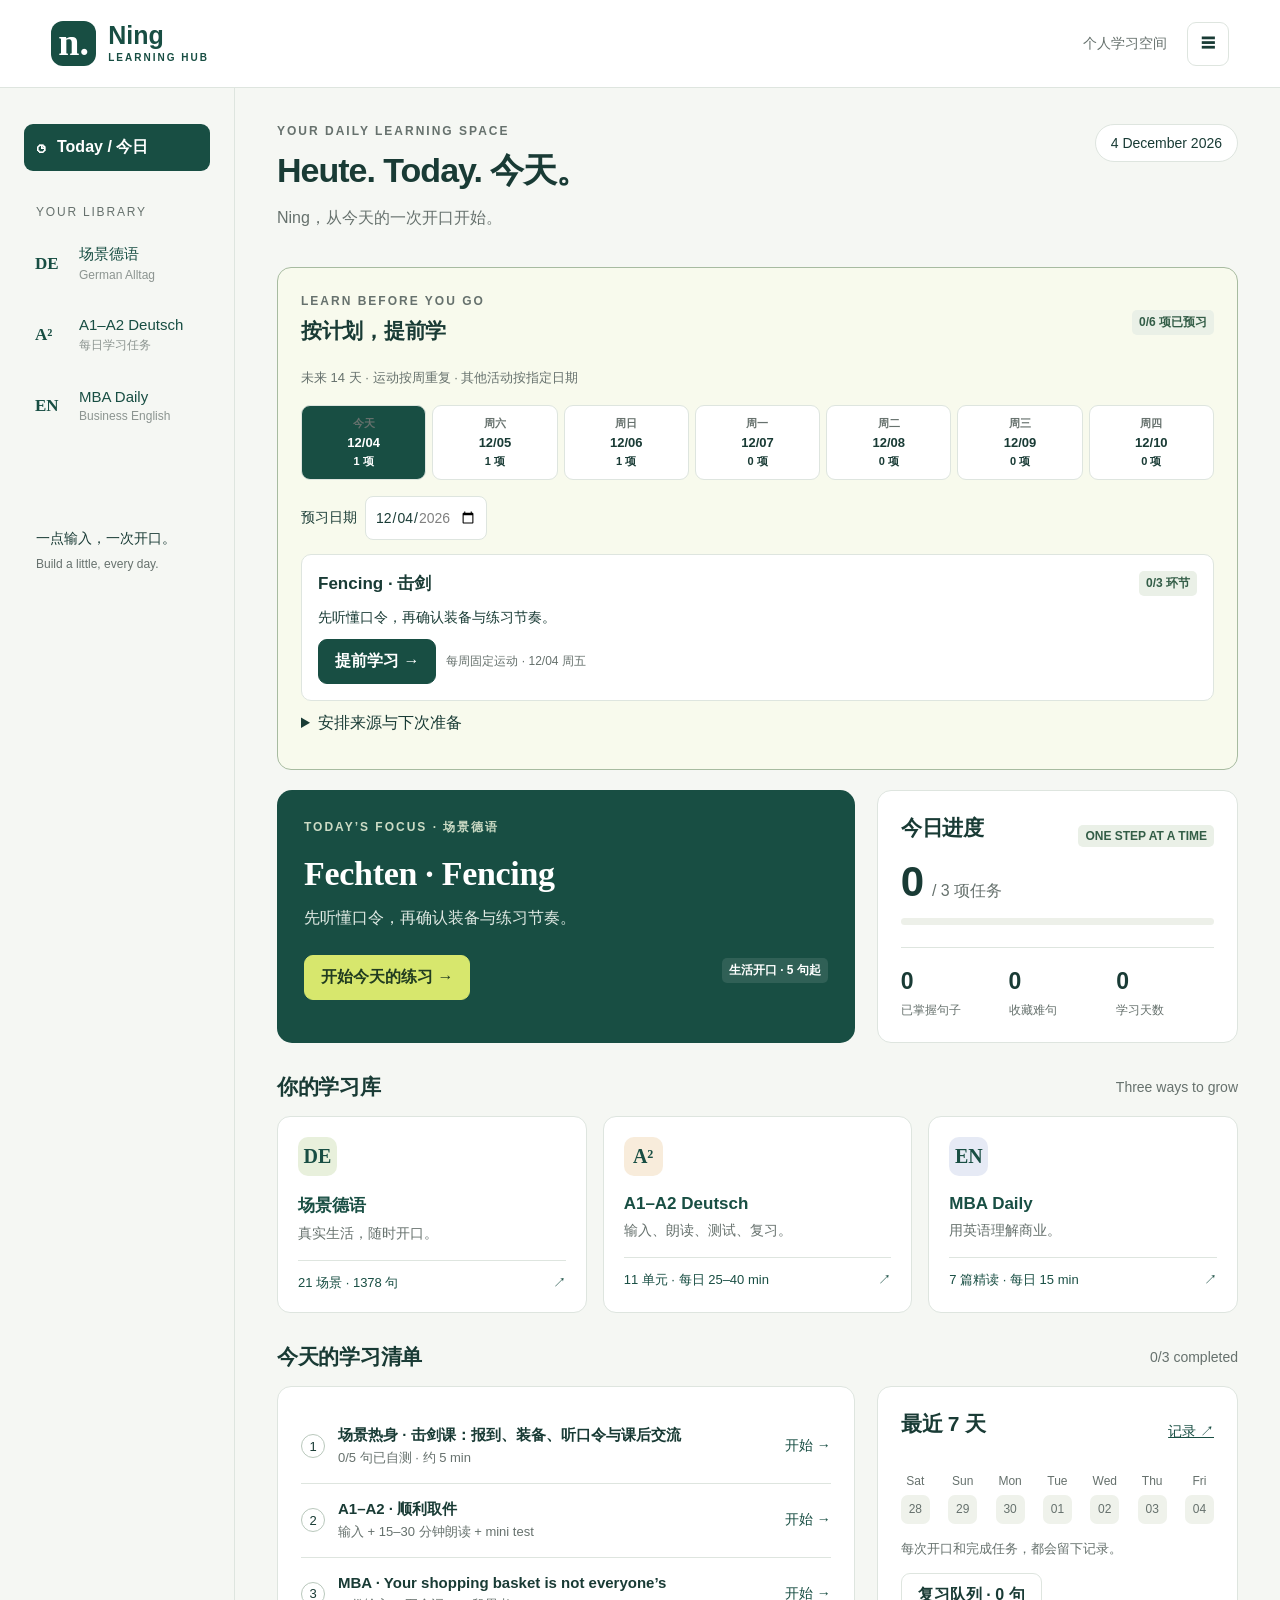
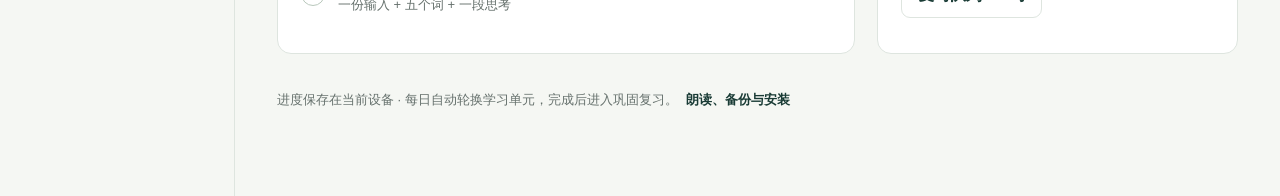
<file: index.html>
<!doctype html>
<html lang="zh-CN"><head><meta charset="UTF-8"><meta name="viewport" content="width=device-width,initial-scale=1,viewport-fit=cover"><meta name="theme-color" content="#184e43"><meta name="description" content="Ning 的德语生活场景、A1–A2 每日任务与 MBA 英语学习空间。"><meta name="apple-mobile-web-app-capable" content="yes"><title>Ning · Learning Hub</title><link rel="icon" href="icon.svg" type="image/svg+xml"><link rel="apple-touch-icon" href="icon-192.png"><link rel="manifest" href="manifest.webmanifest"><link rel="stylesheet" href="style.css"></head>
<body><header class="top"><a href="#today" class="brand"><span class="logo">n.</span><span>Ning<span class="brand-sub">LEARNING HUB</span></span></a><div class="top-right"><span id="connection">个人学习空间</span><button id="settings" class="icon-btn" aria-label="朗读、备份与安装">☰</button></div></header><div class="shell"><aside><a class="home-link" href="#today">◷ <span>Today / 今日</span></a><div class="nav-label">YOUR LIBRARY</div><nav aria-label="学习模块"><a href="#scenes"><span class="nav-icon">DE</span><span>场景德语<small>German Alltag</small></span></a><a href="#deutsch"><span class="nav-icon">A²</span><span>A1–A2 Deutsch<small>每日学习任务</small></span></a><a href="#mba"><span class="nav-icon">EN</span><span>MBA Daily<small>Business English</small></span></a></nav><div class="aside-note">一点输入，一次开口。<br><span>Build a little, every day.</span></div></aside><main id="main" tabindex="-1"><div class="eyebrow">DEUTSCH × BUSINESS × EVERYDAY</div><h1>Heute. Today. 今天。</h1><p>从你的德国生活开始。</p><section class="panel"><h2>场景德语 · German Alltag</h2><p lang="de">Hallo, ich möchte ein Paket abholen.</p><p lang="en">Hi, I’d like to pick up a parcel.</p><a class="button" href="#scenes">打开场景库 →</a></section><noscript><p>请在 Safari 或 Chrome 中打开网站并启用 JavaScript，即可筛选场景和保存进度。</p><a href="library.html">阅读完整静态场景库</a></noscript></main></div><div id="toast" role="status" aria-live="polite"></div><dialog id="settings-dialog"><form method="dialog"><button class="close" aria-label="关闭">×</button></form><h2>你的学习空间</h2><h3>德语朗读设置</h3><p>只使用标记为德语的声音。可试听后选择更适合跟读的声音。</p>
<div class="voice-controls"><label for="voice-select">德语声音</label><select id="voice-select"><option value="">正在读取语音…</option></select>
<label for="voice-rate">语速</label><select id="voice-rate"><option value="0.7">慢速 · 0.7×</option><option value="0.85" selected>跟读 · 0.85×</option><option value="1">正常 · 1×</option></select></div>
<div class="actions"><button id="voice-test" type="button">试听德语</button><button id="voice-stop" type="button">停止</button><button id="voice-refresh" type="button">重新检测语音</button></div>
<p id="voice-status" class="status-line" aria-live="polite"></p>
<p><a id="voice-fallback" href="https://translate.google.com/?sl=de&amp;tl=en&amp;text=Guten%20Tag.&amp;op=translate" target="_blank" rel="noopener noreferrer">备用听音：Google Translate ↗</a><br>会带入刚才点击的德语；点击左侧 German 文本下的喇叭。需要联网。</p>
<details><summary>没有德语声音或无法播放？</summary><p>先点“重新检测语音”。也可在手机／电脑的系统设置中搜索 Voices 或语音，下载 German / Deutsch，再重新打开网站。不同浏览器提供的声音可能不同。</p><p>离线朗读需要本机德语声音；如仍无声音，可直接使用备用听音。</p></details>
<h3>添加到手机主屏幕</h3><p>固定网址上线后：iPhone 用 Safari 打开 → 分享 → 添加到主屏幕。Android 用 Chrome 菜单 → 安装应用 / 添加到主屏幕。</p><button id="install" hidden>安装 Ning Learning</button><h3>进度与备份</h3><p>进度保存在此设备的浏览器中，不会自动跨设备同步。清除浏览器数据前请导出备份；换设备后可导入。</p><div class="actions"><button id="export">导出进度</button><label class="button secondary">导入备份<input id="import" type="file" accept="application/json" hidden></label></div><p id="storage-status" class="muted"></p><h3>内容说明</h3><p>21 个场景，包含历史对话及新增生活练习；页面显示内容更新日期。A1–A2 与 MBA 为新增学习单元。首页可提前查看未来 14 天的运动与旅行练习；新计划由定时检查补充。MBA 不会自动抓取新闻。</p><p class="status-line">徒步与学院注册更新 · 2026-10-04</p><a href="library.html">无脚本场景阅读版 ↗</a></dialog><script src="data.js"></script><script src="curriculum.js"></script><script src="planning.js"></script><script src="app.js"></script></body></html>
</file>
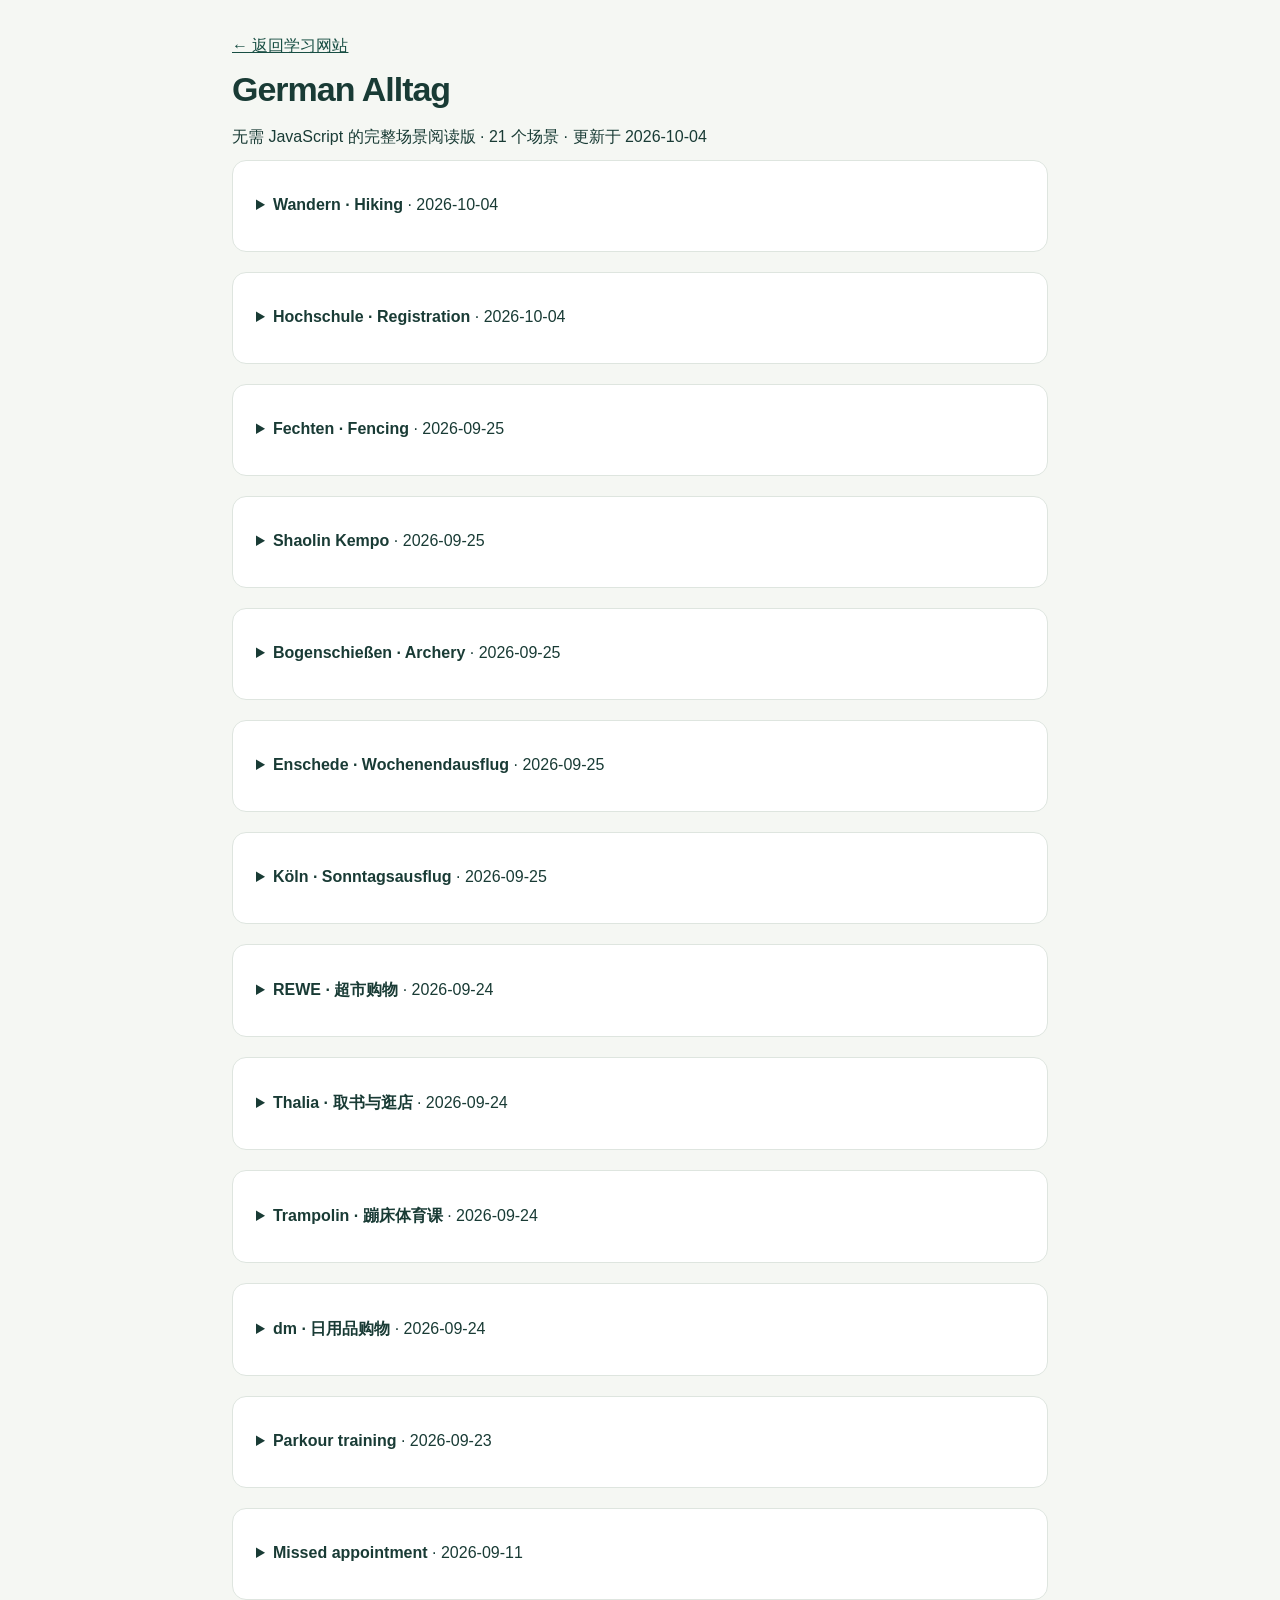
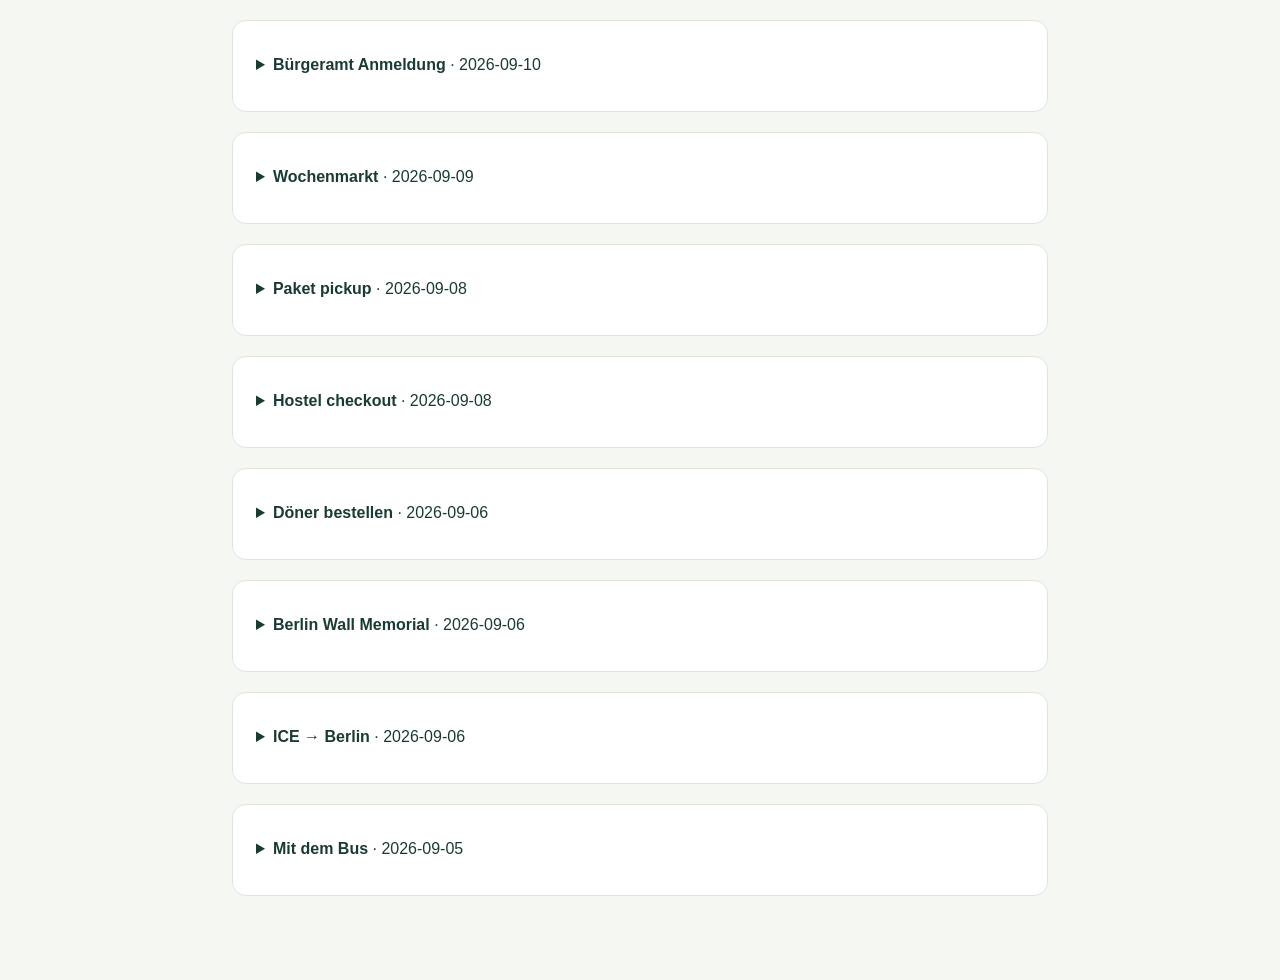
<file: library.html>
<!doctype html><html lang="zh-CN"><meta charset="utf-8"><meta name="viewport" content="width=device-width,initial-scale=1"><title>Ning · 静态场景库</title><link rel="stylesheet" href="style.css"><main style="margin:auto;max-width:900px"><a href="index.html">← 返回学习网站</a><h1>German Alltag</h1><p>无需 JavaScript 的完整场景阅读版 · 21 个场景 · 更新于 2026-10-04</p><details class="panel"><summary><strong>Wandern · Hiking</strong> · 2026-10-04</summary><h2 class="section-marker">01 · 出发前与集合</h2><article class="phrase"><span class="speaker">你</span><p lang="de" translate="no" class="phrase-de">Hallo, ich bin wegen der Wanderung hier. Bin ich am richtigen Treffpunkt?</p><p class="phrase-en" lang="en">Hello, I&#x27;m here for the hike. Am I at the right meeting point?</p></article><article class="phrase"><span class="speaker">领队</span><p lang="de" translate="no" class="phrase-de">Ja, wir sammeln uns hier. Wie heißt du?</p><p class="phrase-en" lang="en">Yes, we&#x27;re meeting here. What&#x27;s your name?</p></article><article class="phrase"><span class="speaker">你</span><p lang="de" translate="no" class="phrase-de">Ich heiße Ning. Ich bin heute zum ersten Mal dabei.</p><p class="phrase-en" lang="en">My name is Ning. This is my first time joining you.</p></article><article class="phrase"><span class="speaker">你</span><p lang="de" translate="no" class="phrase-de">Muss ich mich noch bei jemandem anmelden?</p><p class="phrase-en" lang="en">Do I still need to check in with someone?</p></article><article class="phrase"><span class="speaker">领队</span><p lang="de" translate="no" class="phrase-de">Sag mir bitte kurz Bescheid, bevor wir losgehen.</p><p class="phrase-en" lang="en">Please let me know before we set off.</p></article><article class="phrase"><span class="speaker">你</span><p lang="de" translate="no" class="phrase-de">Wann gehen wir los, und wann sind wir ungefähr zurück?</p><p class="phrase-en" lang="en">When do we set off, and roughly when will we be back?</p></article><article class="phrase"><span class="speaker">你</span><p lang="de" translate="no" class="phrase-de">Gehen wir gemeinsam los, oder treffen wir uns erst am Startpunkt?</p><p class="phrase-en" lang="en">Are we setting off together, or meeting at the start of the trail?</p></article><article class="phrase"><span class="speaker">你</span><p lang="de" translate="no" class="phrase-de">Kannst du mir den Startpunkt auf der Karte zeigen?</p><p class="phrase-en" lang="en">Can you show me the starting point on the map?</p></article><h2 class="section-marker">02 · 路线、难度与准备</h2><article class="phrase"><span class="speaker">你</span><p lang="de" translate="no" class="phrase-de">Wie lang ist die Strecke, und wie viele Höhenmeter sind es?</p><p class="phrase-en" lang="en">How long is the route, and how much elevation gain is there?</p></article><article class="phrase"><span class="speaker">你</span><p lang="de" translate="no" class="phrase-de">Ist das eine Rundwanderung, oder kommen wir an einem anderen Ort an?</p><p class="phrase-en" lang="en">Is this a circular walk, or do we finish somewhere else?</p></article><article class="phrase"><span class="speaker">领队</span><p lang="de" translate="no" class="phrase-de">Wir schauen uns die geplante Route kurz gemeinsam an.</p><p class="phrase-en" lang="en">Let&#x27;s take a quick look at the planned route together.</p></article><article class="phrase"><span class="speaker">你</span><p lang="de" translate="no" class="phrase-de">Ist die Strecke für Anfänger geeignet?</p><p class="phrase-en" lang="en">Is the route suitable for beginners?</p></article><article class="phrase"><span class="speaker">你</span><p lang="de" translate="no" class="phrase-de">Gibt es steile oder rutschige Abschnitte?</p><p class="phrase-en" lang="en">Are there any steep or slippery sections?</p></article><article class="phrase"><span class="speaker">你</span><p lang="de" translate="no" class="phrase-de">Wie viel Wasser sollte ich für diese Strecke mitnehmen?</p><p class="phrase-en" lang="en">How much water should I bring for this route?</p></article><article class="phrase"><span class="speaker">你</span><p lang="de" translate="no" class="phrase-de">Gibt es unterwegs eine Möglichkeit, Trinkwasser aufzufüllen?</p><p class="phrase-en" lang="en">Is there somewhere along the way to refill drinking water?</p></article><article class="phrase"><span class="speaker">你</span><p lang="de" translate="no" class="phrase-de">Brauche ich für diese Strecke besondere Ausrüstung?</p><p class="phrase-en" lang="en">Do I need any special equipment for this route?</p></article><h2 class="section-marker">03 · 问路与看标识</h2><article class="phrase"><span class="speaker">你</span><p lang="de" translate="no" class="phrase-de">Entschuldigung, führt dieser Weg zum Aussichtspunkt?</p><p class="phrase-en" lang="en">Excuse me, does this path lead to the viewpoint?</p></article><article class="phrase"><span class="speaker">路人</span><p lang="de" translate="no" class="phrase-de">Welchen Aussichtspunkt meinen Sie? Zeigen Sie ihn mir bitte auf der Karte.</p><p class="phrase-en" lang="en">Which viewpoint do you mean? Please show me on the map.</p></article><article class="phrase"><span class="speaker">你</span><p lang="de" translate="no" class="phrase-de">Müssen wir an der nächsten Abzweigung links oder rechts gehen?</p><p class="phrase-en" lang="en">Should we turn left or right at the next junction?</p></article><article class="phrase"><span class="speaker">你</span><p lang="de" translate="no" class="phrase-de">Welcher Markierung sollen wir folgen?</p><p class="phrase-en" lang="en">Which trail marker should we follow?</p></article><article class="phrase"><span class="speaker">路人</span><p lang="de" translate="no" class="phrase-de">Prüfen Sie bitte den Wegweiser an der Kreuzung.</p><p class="phrase-en" lang="en">Please check the signpost at the junction.</p></article><article class="phrase"><span class="speaker">你</span><p lang="de" translate="no" class="phrase-de">Ist dieser Weg zurzeit gesperrt?</p><p class="phrase-en" lang="en">Is this path currently closed?</p></article><article class="phrase"><span class="speaker">你</span><p lang="de" translate="no" class="phrase-de">Gibt es einen ausgeschilderten Umweg?</p><p class="phrase-en" lang="en">Is there a signposted detour?</p></article><article class="phrase"><span class="speaker">你</span><p lang="de" translate="no" class="phrase-de">Wie lange dauert es von hier ungefähr bis zum Ziel?</p><p class="phrase-en" lang="en">Roughly how long does it take to reach the destination from here?</p></article><h2 class="section-marker">04 · 同行聊天与跟上队伍</h2><article class="phrase"><span class="speaker">你</span><p lang="de" translate="no" class="phrase-de">Wanderst du oft in dieser Gegend?</p><p class="phrase-en" lang="en">Do you often hike in this area?</p></article><article class="phrase"><span class="speaker">同行</span><p lang="de" translate="no" class="phrase-de">Ab und zu. Und du?</p><p class="phrase-en" lang="en">Now and then. How about you?</p></article><article class="phrase"><span class="speaker">你</span><p lang="de" translate="no" class="phrase-de">Ich entdecke die Gegend gerade erst.</p><p class="phrase-en" lang="en">I&#x27;m only just getting to know the area.</p></article><article class="phrase"><span class="speaker">你</span><p lang="de" translate="no" class="phrase-de">Was gefällt dir am Wandern besonders?</p><p class="phrase-en" lang="en">What do you especially like about hiking?</p></article><article class="phrase"><span class="speaker">同行</span><p lang="de" translate="no" class="phrase-de">Ich bin gern draußen und genieße die Ruhe.</p><p class="phrase-en" lang="en">I like being outdoors and enjoying the peace and quiet.</p></article><article class="phrase"><span class="speaker">你</span><p lang="de" translate="no" class="phrase-de">Die Aussicht ist wirklich schön.</p><p class="phrase-en" lang="en">The view is really beautiful.</p></article><article class="phrase"><span class="speaker">你</span><p lang="de" translate="no" class="phrase-de">Können wir etwas langsamer gehen?</p><p class="phrase-en" lang="en">Can we walk a little more slowly?</p></article><article class="phrase"><span class="speaker">你</span><p lang="de" translate="no" class="phrase-de">Wartet ihr bitte kurz an der nächsten Abzweigung auf mich?</p><p class="phrase-en" lang="en">Could you wait for me at the next junction?</p></article><h2 class="section-marker">05 · 休息、天气变化与返程选择</h2><article class="phrase"><span class="speaker">你</span><p lang="de" translate="no" class="phrase-de">Können wir kurz eine Pause machen?</p><p class="phrase-en" lang="en">Can we take a short break?</p></article><article class="phrase"><span class="speaker">同行</span><p lang="de" translate="no" class="phrase-de">Ja, sagen wir der Gruppe kurz Bescheid.</p><p class="phrase-en" lang="en">Yes, let&#x27;s let the group know.</p></article><article class="phrase"><span class="speaker">你</span><p lang="de" translate="no" class="phrase-de">Ich würde gern etwas trinken und eine Kleinigkeit essen.</p><p class="phrase-en" lang="en">I&#x27;d like to have a drink and a small snack.</p></article><article class="phrase"><span class="speaker">你</span><p lang="de" translate="no" class="phrase-de">Wo ist die nächste Toilette?</p><p class="phrase-en" lang="en">Where is the nearest toilet?</p></article><article class="phrase"><span class="speaker">你</span><p lang="de" translate="no" class="phrase-de">Es fängt an zu regnen. Ändern wir die Route?</p><p class="phrase-en" lang="en">It&#x27;s starting to rain. Are we changing the route?</p></article><article class="phrase"><span class="speaker">你</span><p lang="de" translate="no" class="phrase-de">Gibt es eine kürzere Strecke zurück zum Startpunkt?</p><p class="phrase-en" lang="en">Is there a shorter route back to the starting point?</p></article><article class="phrase"><span class="speaker">你</span><p lang="de" translate="no" class="phrase-de">Ich möchte heute früher zurück. Mit wem soll ich das absprechen?</p><p class="phrase-en" lang="en">I&#x27;d like to head back earlier today. Who should I discuss that with?</p></article><article class="phrase"><span class="speaker">领队</span><p lang="de" translate="no" class="phrase-de">Lass uns gemeinsam klären, wie du zurückkommst.</p><p class="phrase-en" lang="en">Let&#x27;s work out together how you&#x27;ll get back.</p></article><h2 class="section-marker">06 · 迷路、不适与请求帮助</h2><article class="phrase"><span class="speaker">你</span><p lang="de" translate="no" class="phrase-de">Ich bin mir nicht sicher, ob wir noch auf dem richtigen Weg sind.</p><p class="phrase-en" lang="en">I&#x27;m not sure whether we&#x27;re still on the right path.</p></article><article class="phrase"><span class="speaker">你</span><p lang="de" translate="no" class="phrase-de">Können wir unseren Standort auf der Karte prüfen?</p><p class="phrase-en" lang="en">Can we check our location on the map?</p></article><article class="phrase"><span class="speaker">你</span><p lang="de" translate="no" class="phrase-de">Mein Handy hat hier keinen Empfang.</p><p class="phrase-en" lang="en">My phone has no reception here.</p></article><article class="phrase"><span class="speaker">你</span><p lang="de" translate="no" class="phrase-de">Ich habe den Anschluss an die Gruppe verloren.</p><p class="phrase-en" lang="en">I&#x27;ve become separated from the group.</p></article><article class="phrase"><span class="speaker">你</span><p lang="de" translate="no" class="phrase-de">Ich bin umgeknickt. Mein Knöchel tut weh.</p><p class="phrase-en" lang="en">I&#x27;ve twisted my ankle. My ankle hurts.</p></article><article class="phrase"><span class="speaker">你</span><p lang="de" translate="no" class="phrase-de">Mir ist schwindelig. Ich brauche Hilfe.</p><p class="phrase-en" lang="en">I feel dizzy. I need help.</p></article><article class="phrase"><span class="speaker">你</span><p lang="de" translate="no" class="phrase-de">Ich kann nicht weitergehen. Bitte bleiben Sie bei mir.</p><p class="phrase-en" lang="en">I can&#x27;t walk any further. Please stay with me.</p></article><article class="phrase"><span class="speaker">你·紧急情况</span><p lang="de" translate="no" class="phrase-de">Bitte rufen Sie den Rettungsdienst. Wir brauchen dringend Hilfe.</p><p class="phrase-en" lang="en">Please call the emergency services. We urgently need help.</p></article><h2 class="section-marker">07 · 紧急求助时描述情况</h2><article class="phrase"><span class="speaker">接线员·模拟</span><p lang="de" translate="no" class="phrase-de">Wo genau befinden Sie sich?</p><p class="phrase-en" lang="en">Where exactly are you?</p></article><article class="phrase"><span class="speaker">你·紧急情况</span><p lang="de" translate="no" class="phrase-de">Ich sehe einen Wegweiser. Ich lese Ihnen vor, was darauf steht.</p><p class="phrase-en" lang="en">I can see a signpost. I&#x27;ll read out what it says.</p></article><article class="phrase"><span class="speaker">接线员·模拟</span><p lang="de" translate="no" class="phrase-de">Was ist passiert, und wie viele Personen sind betroffen?</p><p class="phrase-en" lang="en">What happened, and how many people are affected?</p></article><article class="phrase"><span class="speaker">你·紧急情况</span><p lang="de" translate="no" class="phrase-de">Eine Person ist gestürzt und kann nicht weitergehen.</p><p class="phrase-en" lang="en">One person has fallen and cannot continue walking.</p></article><article class="phrase"><span class="speaker">你·紧急情况</span><p lang="de" translate="no" class="phrase-de">Ich kann Ihnen die Koordinaten auf meinem Handy vorlesen.</p><p class="phrase-en" lang="en">I can read you the coordinates from my phone.</p></article><article class="phrase"><span class="speaker">你·紧急情况</span><p lang="de" translate="no" class="phrase-de">Ich verstehe nicht alles. Können Sie bitte langsamer sprechen?</p><p class="phrase-en" lang="en">I don&#x27;t understand everything. Could you speak more slowly, please?</p></article><h2 class="section-marker">08 · 结束、交通与复盘</h2><article class="phrase"><span class="speaker">你</span><p lang="de" translate="no" class="phrase-de">Welche Haltestelle ist von hier aus am nächsten?</p><p class="phrase-en" lang="en">Which stop is closest to here?</p></article><article class="phrase"><span class="speaker">你</span><p lang="de" translate="no" class="phrase-de">Wo kann ich die aktuelle Abfahrtszeit nachsehen?</p><p class="phrase-en" lang="en">Where can I check the current departure time?</p></article><article class="phrase"><span class="speaker">你</span><p lang="de" translate="no" class="phrase-de">Fährt dieser Bus zum Bahnhof?</p><p class="phrase-en" lang="en">Does this bus go to the station?</p></article><article class="phrase"><span class="speaker">你</span><p lang="de" translate="no" class="phrase-de">Danke fürs Organisieren. Es hat mir viel Spaß gemacht.</p><p class="phrase-en" lang="en">Thank you for organising this. I really enjoyed it.</p></article><article class="phrase"><span class="speaker">你</span><p lang="de" translate="no" class="phrase-de">Heute bin ich gewandert und habe neue Leute kennengelernt.</p><p class="phrase-en" lang="en">Today I went hiking and met new people.</p></article><article class="phrase"><span class="speaker">你</span><p lang="de" translate="no" class="phrase-de">Beim nächsten Mal würde ich gern wieder mitkommen.</p><p class="phrase-en" lang="en">I&#x27;d love to join you again next time.</p></article></details><details class="panel"><summary><strong>Hochschule · Registration</strong> · 2026-10-04</summary><h2 class="section-marker">01 · 到达、问路与排队</h2><article class="phrase"><span class="speaker">你</span><p lang="de" translate="no" class="phrase-de">Guten Morgen. Ich bin wegen meiner Anmeldung hier. Bin ich bei Ihnen richtig?</p><p class="phrase-en" lang="en">Good morning. I&#x27;m here for my registration. Am I in the right place?</p></article><article class="phrase"><span class="speaker">工作人员</span><p lang="de" translate="no" class="phrase-de">Geht es um die Einschreibung, die Anmeldung am Fachbereich oder die Kursanmeldung?</p><p class="phrase-en" lang="en">Is this about enrolment, checking in with your department, or registering for courses?</p></article><article class="phrase"><span class="speaker">你·入学注册适用</span><p lang="de" translate="no" class="phrase-de">Es geht um meine Einschreibung an der Hochschule.</p><p class="phrase-en" lang="en">It&#x27;s about my enrolment at the university.</p></article><article class="phrase"><span class="speaker">你·交换生报到适用</span><p lang="de" translate="no" class="phrase-de">Ich bin Austauschstudentin und möchte mich am Fachbereich anmelden.</p><p class="phrase-en" lang="en">I&#x27;m an exchange student, and I&#x27;d like to check in with my department.</p></article><article class="phrase"><span class="speaker">你</span><p lang="de" translate="no" class="phrase-de">Wo finde ich das zuständige Büro?</p><p class="phrase-en" lang="en">Where can I find the office responsible for this?</p></article><article class="phrase"><span class="speaker">你</span><p lang="de" translate="no" class="phrase-de">Brauche ich einen Termin, oder kann ich heute ohne Termin kommen?</p><p class="phrase-en" lang="en">Do I need an appointment, or can I come in without one today?</p></article><article class="phrase"><span class="speaker">你</span><p lang="de" translate="no" class="phrase-de">Muss ich eine Nummer ziehen oder mich in eine Liste eintragen?</p><p class="phrase-en" lang="en">Do I need to take a number or sign in on a list?</p></article><article class="phrase"><span class="speaker">工作人员</span><p lang="de" translate="no" class="phrase-de">Bitte warten Sie kurz. Ich frage nach, wer zuständig ist.</p><p class="phrase-en" lang="en">Please wait a moment. I&#x27;ll check who is responsible.</p></article><h2 class="section-marker">02 · 自我介绍与切换语言</h2><article class="phrase"><span class="speaker">你</span><p lang="de" translate="no" class="phrase-de">Ich heiße Ning. Ich habe meine Unterlagen mitgebracht.</p><p class="phrase-en" lang="en">My name is Ning. I&#x27;ve brought my documents with me.</p></article><article class="phrase"><span class="speaker">你</span><p lang="de" translate="no" class="phrase-de">Mein Termin ist heute. Hier ist die Bestätigung.</p><p class="phrase-en" lang="en">My appointment is today. Here is the confirmation.</p></article><article class="phrase"><span class="speaker">工作人员</span><p lang="de" translate="no" class="phrase-de">Können Sie mir bitte Ihren Nachnamen buchstabieren?</p><p class="phrase-en" lang="en">Could you spell your surname for me, please?</p></article><article class="phrase"><span class="speaker">你</span><p lang="de" translate="no" class="phrase-de">Ich zeige Ihnen die Schreibweise in meinem Dokument.</p><p class="phrase-en" lang="en">I&#x27;ll show you how it is written in my document.</p></article><article class="phrase"><span class="speaker">你</span><p lang="de" translate="no" class="phrase-de">Mein Deutsch ist noch nicht so gut. Können wir auf Englisch sprechen?</p><p class="phrase-en" lang="en">My German isn&#x27;t very good yet. Could we speak in English?</p></article><article class="phrase"><span class="speaker">工作人员</span><p lang="de" translate="no" class="phrase-de">Ja, gern. Wobei kann ich Ihnen helfen?</p><p class="phrase-en" lang="en">Yes, of course. How can I help you?</p></article><article class="phrase"><span class="speaker">你</span><p lang="de" translate="no" class="phrase-de">Könnten Sie bitte etwas langsamer sprechen?</p><p class="phrase-en" lang="en">Could you speak a little more slowly, please?</p></article><article class="phrase"><span class="speaker">你</span><p lang="de" translate="no" class="phrase-de">Könnten Sie mir den Begriff bitte aufschreiben?</p><p class="phrase-en" lang="en">Could you write that term down for me, please?</p></article><h2 class="section-marker">03 · 区分已完成与仍待办理</h2><article class="phrase"><span class="speaker">你</span><p lang="de" translate="no" class="phrase-de">Ich habe die Online-Anmeldung bereits abgeschickt.</p><p class="phrase-en" lang="en">I&#x27;ve already submitted the online registration.</p></article><article class="phrase"><span class="speaker">你</span><p lang="de" translate="no" class="phrase-de">Ich bin bereits eingeschrieben. Heute geht es nur um die Anmeldung am Fachbereich.</p><p class="phrase-en" lang="en">I&#x27;m already enrolled. Today I only need to check in with my department.</p></article><article class="phrase"><span class="speaker">你</span><p lang="de" translate="no" class="phrase-de">Ich bin noch nicht sicher, ob meine Einschreibung abgeschlossen ist.</p><p class="phrase-en" lang="en">I&#x27;m not yet sure whether my enrolment is complete.</p></article><article class="phrase"><span class="speaker">你</span><p lang="de" translate="no" class="phrase-de">Könnten Sie bitte den Status meiner Anmeldung prüfen?</p><p class="phrase-en" lang="en">Could you check the status of my registration, please?</p></article><article class="phrase"><span class="speaker">工作人员</span><p lang="de" translate="no" class="phrase-de">Haben Sie eine Bewerbungsnummer oder schon eine Matrikelnummer?</p><p class="phrase-en" lang="en">Do you have an application number, or already a student ID number?</p></article><article class="phrase"><span class="speaker">你</span><p lang="de" translate="no" class="phrase-de">Ich habe bisher nur eine Bewerbungsnummer.</p><p class="phrase-en" lang="en">So far, I only have an application number.</p></article><article class="phrase"><span class="speaker">你</span><p lang="de" translate="no" class="phrase-de">Wo kann ich meine Matrikelnummer finden?</p><p class="phrase-en" lang="en">Where can I find my student ID number?</p></article><article class="phrase"><span class="speaker">你</span><p lang="de" translate="no" class="phrase-de">Welche Schritte muss ich heute noch erledigen?</p><p class="phrase-en" lang="en">Which steps do I still need to complete today?</p></article><h2 class="section-marker">04 · 材料逐项核对</h2><article class="phrase"><span class="speaker">你</span><p lang="de" translate="no" class="phrase-de">Welche Unterlagen benötigen Sie in meinem Fall?</p><p class="phrase-en" lang="en">Which documents do you need in my case?</p></article><article class="phrase"><span class="speaker">工作人员</span><p lang="de" translate="no" class="phrase-de">Darf ich bitte Ihre Zulassungsbestätigung sehen?</p><p class="phrase-en" lang="en">May I see your admission confirmation, please?</p></article><article class="phrase"><span class="speaker">你</span><p lang="de" translate="no" class="phrase-de">Hier ist die Bestätigung. Brauchen Sie auch meinen Reisepass?</p><p class="phrase-en" lang="en">Here is the confirmation. Do you also need my passport?</p></article><article class="phrase"><span class="speaker">你</span><p lang="de" translate="no" class="phrase-de">Benötigen Sie das Original, eine Kopie oder eine digitale Datei?</p><p class="phrase-en" lang="en">Do you need the original, a copy, or a digital file?</p></article><article class="phrase"><span class="speaker">你</span><p lang="de" translate="no" class="phrase-de">Reicht diese Datei aus, oder brauchen Sie eine beglaubigte Kopie?</p><p class="phrase-en" lang="en">Is this file sufficient, or do you need a certified copy?</p></article><article class="phrase"><span class="speaker">你</span><p lang="de" translate="no" class="phrase-de">Muss ich das Dokument übersetzen lassen?</p><p class="phrase-en" lang="en">Do I need to have the document translated?</p></article><article class="phrase"><span class="speaker">你</span><p lang="de" translate="no" class="phrase-de">Ist die Meldung meiner Krankenversicherung schon bei Ihnen eingegangen?</p><p class="phrase-en" lang="en">Have you received the notification from my health insurer yet?</p></article><article class="phrase"><span class="speaker">工作人员</span><p lang="de" translate="no" class="phrase-de">Ich prüfe, ob Ihre Unterlagen vollständig sind.</p><p class="phrase-en" lang="en">I&#x27;ll check whether your documents are complete.</p></article><h2 class="section-marker">05 · 缺材料、上传失败与期限</h2><article class="phrase"><span class="speaker">工作人员·可能情况</span><p lang="de" translate="no" class="phrase-de">Ein Nachweis fehlt noch.</p><p class="phrase-en" lang="en">One supporting document is still missing.</p></article><article class="phrase"><span class="speaker">你</span><p lang="de" translate="no" class="phrase-de">Welcher Nachweis fehlt genau?</p><p class="phrase-en" lang="en">Exactly which supporting document is missing?</p></article><article class="phrase"><span class="speaker">你</span><p lang="de" translate="no" class="phrase-de">Kann ich den fehlenden Nachweis nachreichen, und bis wann?</p><p class="phrase-en" lang="en">Can I submit the missing supporting document later, and by what deadline?</p></article><article class="phrase"><span class="speaker">你</span><p lang="de" translate="no" class="phrase-de">Wo soll ich das Dokument hochladen oder abgeben?</p><p class="phrase-en" lang="en">Where should I upload or submit the document?</p></article><article class="phrase"><span class="speaker">你</span><p lang="de" translate="no" class="phrase-de">Welche Dateiformate und Dateigrößen werden akzeptiert?</p><p class="phrase-en" lang="en">Which file formats and file sizes are accepted?</p></article><article class="phrase"><span class="speaker">你</span><p lang="de" translate="no" class="phrase-de">Beim Hochladen bekomme ich eine Fehlermeldung. Können Sie mir helfen?</p><p class="phrase-en" lang="en">I get an error message when I try to upload it. Could you help me?</p></article><article class="phrase"><span class="speaker">你</span><p lang="de" translate="no" class="phrase-de">Können Sie mir die genaue Frist bitte schriftlich bestätigen?</p><p class="phrase-en" lang="en">Could you confirm the exact deadline in writing, please?</p></article><article class="phrase"><span class="speaker">你</span><p lang="de" translate="no" class="phrase-de">Kann ich die anderen Schritte trotzdem schon erledigen?</p><p class="phrase-en" lang="en">Can I complete the other steps in the meantime?</p></article><h2 class="section-marker">06 · 学期费用、学生证与注册证明</h2><article class="phrase"><span class="speaker">你</span><p lang="de" translate="no" class="phrase-de">Muss ich in meinem Fall einen Semesterbeitrag bezahlen?</p><p class="phrase-en" lang="en">Do I need to pay a semester contribution in my case?</p></article><article class="phrase"><span class="speaker">你</span><p lang="de" translate="no" class="phrase-de">Wo finde ich den für mich geltenden Betrag und die Zahlungsfrist?</p><p class="phrase-en" lang="en">Where can I find the amount that applies to me and the payment deadline?</p></article><article class="phrase"><span class="speaker">你</span><p lang="de" translate="no" class="phrase-de">Ist meine Zahlung bereits eingegangen?</p><p class="phrase-en" lang="en">Has my payment been received yet?</p></article><article class="phrase"><span class="speaker">你</span><p lang="de" translate="no" class="phrase-de">Wie erhalte ich meinen Studierendenausweis?</p><p class="phrase-en" lang="en">How do I get my student ID card?</p></article><article class="phrase"><span class="speaker">工作人员</span><p lang="de" translate="no" class="phrase-de">Die nächsten Schritte finden Sie im Portal oder in unserer Nachricht.</p><p class="phrase-en" lang="en">You can find the next steps in the portal or in our message.</p></article><article class="phrase"><span class="speaker">你</span><p lang="de" translate="no" class="phrase-de">Wo kann ich meine Immatrikulationsbescheinigung herunterladen?</p><p class="phrase-en" lang="en">Where can I download my certificate of enrolment?</p></article><article class="phrase"><span class="speaker">你</span><p lang="de" translate="no" class="phrase-de">Bekomme ich eine Bestätigung, sobald alles abgeschlossen ist?</p><p class="phrase-en" lang="en">Will I receive confirmation once everything is complete?</p></article><article class="phrase"><span class="speaker">你</span><p lang="de" translate="no" class="phrase-de">Welche Kontaktdaten soll ich für Rückfragen angeben?</p><p class="phrase-en" lang="en">Which contact details should I provide for follow-up questions?</p></article><h2 class="section-marker">07 · 账号、校园网络与信息入口</h2><article class="phrase"><span class="speaker">你</span><p lang="de" translate="no" class="phrase-de">Wie aktiviere ich meinen Hochschulaccount?</p><p class="phrase-en" lang="en">How do I activate my university account?</p></article><article class="phrase"><span class="speaker">你</span><p lang="de" translate="no" class="phrase-de">Ich habe die Zugangsdaten noch nicht erhalten.</p><p class="phrase-en" lang="en">I haven&#x27;t received my login details yet.</p></article><article class="phrase"><span class="speaker">你</span><p lang="de" translate="no" class="phrase-de">An wen kann ich mich wenden, wenn der Login nicht funktioniert?</p><p class="phrase-en" lang="en">Who should I contact if I can&#x27;t log in?</p></article><article class="phrase"><span class="speaker">你</span><p lang="de" translate="no" class="phrase-de">Welche E-Mail-Adresse soll ich für Hochschulangelegenheiten benutzen?</p><p class="phrase-en" lang="en">Which email address should I use for university matters?</p></article><article class="phrase"><span class="speaker">你</span><p lang="de" translate="no" class="phrase-de">Wo finde ich die Anleitung für das WLAN?</p><p class="phrase-en" lang="en">Where can I find the instructions for connecting to Wi-Fi?</p></article><article class="phrase"><span class="speaker">你</span><p lang="de" translate="no" class="phrase-de">Gibt es eine Einführungsveranstaltung für neue Studierende?</p><p class="phrase-en" lang="en">Is there an orientation session for new students?</p></article><article class="phrase"><span class="speaker">工作人员</span><p lang="de" translate="no" class="phrase-de">Die Informationen dazu finden Sie auf unserer Website.</p><p class="phrase-en" lang="en">You can find information about that on our website.</p></article><article class="phrase"><span class="speaker">你</span><p lang="de" translate="no" class="phrase-de">Können Sie mir bitte die genaue Webseite zeigen?</p><p class="phrase-en" lang="en">Could you show me the exact webpage, please?</p></article><h2 class="section-marker">08 · 选课、考试与交换学分</h2><article class="phrase"><span class="speaker">你</span><p lang="de" translate="no" class="phrase-de">Muss ich mich für die Lehrveranstaltungen separat anmelden?</p><p class="phrase-en" lang="en">Do I need to register for classes separately?</p></article><article class="phrase"><span class="speaker">你</span><p lang="de" translate="no" class="phrase-de">Wo finde ich das Vorlesungsverzeichnis und die Anmeldefristen?</p><p class="phrase-en" lang="en">Where can I find the course catalogue and registration deadlines?</p></article><article class="phrase"><span class="speaker">你</span><p lang="de" translate="no" class="phrase-de">Sind die Anmeldung zum Kurs und die Anmeldung zur Prüfung zwei getrennte Schritte?</p><p class="phrase-en" lang="en">Are course registration and exam registration two separate steps?</p></article><article class="phrase"><span class="speaker">你</span><p lang="de" translate="no" class="phrase-de">Darf ich als Austauschstudentin diesen Kurs belegen?</p><p class="phrase-en" lang="en">May I take this course as an exchange student?</p></article><article class="phrase"><span class="speaker">你</span><p lang="de" translate="no" class="phrase-de">Gibt es Voraussetzungen oder eine begrenzte Teilnehmerzahl?</p><p class="phrase-en" lang="en">Are there any prerequisites or limits on the number of participants?</p></article><article class="phrase"><span class="speaker">你</span><p lang="de" translate="no" class="phrase-de">Der Kurs ist voll. Gibt es eine Warteliste?</p><p class="phrase-en" lang="en">The course is full. Is there a waiting list?</p></article><article class="phrase"><span class="speaker">你</span><p lang="de" translate="no" class="phrase-de">Wie viele ECTS-Punkte bekomme ich für diesen Kurs?</p><p class="phrase-en" lang="en">How many ECTS credits do I receive for this course?</p></article><article class="phrase"><span class="speaker">你</span><p lang="de" translate="no" class="phrase-de">Wer kann mein Learning Agreement prüfen und unterschreiben?</p><p class="phrase-en" lang="en">Who can check and sign my Learning Agreement?</p></article><h2 class="section-marker">09 · 离开前确认与后续跟进</h2><article class="phrase"><span class="speaker">你</span><p lang="de" translate="no" class="phrase-de">Habe ich alles richtig verstanden: Ich soll zuerst die fehlenden Unterlagen einreichen?</p><p class="phrase-en" lang="en">Have I understood correctly: I should submit the missing documents first?</p></article><article class="phrase"><span class="speaker">工作人员·可能情况</span><p lang="de" translate="no" class="phrase-de">Ja. Danach können wir den nächsten Schritt prüfen.</p><p class="phrase-en" lang="en">Yes. Then we can check the next step.</p></article><article class="phrase"><span class="speaker">你</span><p lang="de" translate="no" class="phrase-de">Ist für heute noch etwas offen?</p><p class="phrase-en" lang="en">Is there anything else I need to do today?</p></article><article class="phrase"><span class="speaker">你</span><p lang="de" translate="no" class="phrase-de">Muss ich noch einmal persönlich vorbeikommen?</p><p class="phrase-en" lang="en">Do I need to come back in person?</p></article><article class="phrase"><span class="speaker">你</span><p lang="de" translate="no" class="phrase-de">An wen soll ich mich wenden, wenn ich keine Bestätigung bekomme?</p><p class="phrase-en" lang="en">Who should I contact if I don&#x27;t receive confirmation?</p></article><article class="phrase"><span class="speaker">你</span><p lang="de" translate="no" class="phrase-de">Vielen Dank. Ich fasse die nächsten Schritte kurz zusammen.</p><p class="phrase-en" lang="en">Thank you. I&#x27;ll briefly summarise the next steps.</p></article><article class="phrase"><span class="speaker">你·后续跟进</span><p lang="de" translate="no" class="phrase-de">Ich war am fünften Oktober bei Ihnen. Ich möchte nach dem Stand meiner Anmeldung fragen.</p><p class="phrase-en" lang="en">I visited your office on 5 October. I&#x27;d like to ask about the status of my registration.</p></article><article class="phrase"><span class="speaker">你·后续跟进</span><p lang="de" translate="no" class="phrase-de">Ich habe die fehlenden Unterlagen eingereicht. Können Sie den Eingang bestätigen?</p><p class="phrase-en" lang="en">I&#x27;ve submitted the missing documents. Could you confirm receipt?</p></article></details><details class="panel"><summary><strong>Fechten · Fencing</strong> · 2026-09-25</summary><h2 class="section-marker">01 · 课前问路与报到</h2><article class="phrase"><span class="speaker">你</span><p lang="de" translate="no" class="phrase-de">Entschuldigung, wo findet der Fechtkurs statt?</p><p class="phrase-en" lang="en">Excuse me, where does the fencing class take place?</p></article><article class="phrase"><span class="speaker">工作人员</span><p lang="de" translate="no" class="phrase-de">Der Kurs findet in der Sporthalle statt.</p><p class="phrase-en" lang="en">The class takes place in the sports hall.</p></article><article class="phrase"><span class="speaker">你</span><p lang="de" translate="no" class="phrase-de">Ist das hier der Anfängerkurs im Fechten?</p><p class="phrase-en" lang="en">Is this the beginners&#x27; fencing class?</p></article><article class="phrase"><span class="speaker">教练</span><p lang="de" translate="no" class="phrase-de">Ja. Bist du zum ersten Mal hier?</p><p class="phrase-en" lang="en">Yes. Is this your first time here?</p></article><article class="phrase"><span class="speaker">你</span><p lang="de" translate="no" class="phrase-de">Ja, ich habe noch nie gefochten.</p><p class="phrase-en" lang="en">Yes, I have never fenced before.</p></article><article class="phrase"><span class="speaker">你</span><p lang="de" translate="no" class="phrase-de">Ich habe mich online angemeldet. Muss ich mich noch eintragen?</p><p class="phrase-en" lang="en">I registered online. Do I still need to sign in?</p></article><article class="phrase"><span class="speaker">教练</span><p lang="de" translate="no" class="phrase-de">Ja, bitte trag deinen Namen in die Liste ein.</p><p class="phrase-en" lang="en">Yes, please add your name to the list.</p></article><article class="phrase"><span class="speaker">你</span><p lang="de" translate="no" class="phrase-de">Wo kann ich meine Tasche abstellen?</p><p class="phrase-en" lang="en">Where can I leave my bag?</p></article><h2 class="section-marker">02 · 装备与准备</h2><article class="phrase"><span class="speaker">你</span><p lang="de" translate="no" class="phrase-de">Kann ich die Ausrüstung hier ausleihen?</p><p class="phrase-en" lang="en">Can I borrow the equipment here?</p></article><article class="phrase"><span class="speaker">教练</span><p lang="de" translate="no" class="phrase-de">Wir schauen zuerst, welche Größe dir passt.</p><p class="phrase-en" lang="en">First, let&#x27;s check which size fits you.</p></article><article class="phrase"><span class="speaker">你</span><p lang="de" translate="no" class="phrase-de">Die Maske sitzt etwas locker. Können Sie das prüfen?</p><p class="phrase-en" lang="en">The mask feels a little loose. Could you check it?</p></article><article class="phrase"><span class="speaker">教练</span><p lang="de" translate="no" class="phrase-de">Bitte warte, ich prüfe den Sitz.</p><p class="phrase-en" lang="en">Please wait; I&#x27;ll check the fit.</p></article><article class="phrase"><span class="speaker">你</span><p lang="de" translate="no" class="phrase-de">Welche Schutzkleidung brauche ich für diese Übung?</p><p class="phrase-en" lang="en">What protective clothing do I need for this exercise?</p></article><article class="phrase"><span class="speaker">你</span><p lang="de" translate="no" class="phrase-de">Brauche ich einen Handschuh für die rechte oder die linke Hand?</p><p class="phrase-en" lang="en">Do I need a glove for my right or left hand?</p></article><article class="phrase"><span class="speaker">你</span><p lang="de" translate="no" class="phrase-de">Ich bin Rechtshänderin.</p><p class="phrase-en" lang="en">I am right-handed.</p></article><article class="phrase"><span class="speaker">你</span><p lang="de" translate="no" class="phrase-de">Trainieren wir heute mit Florett, Degen oder Säbel?</p><p class="phrase-en" lang="en">Are we training with foil, épée, or sabre today?</p></article><h2 class="section-marker">03 · 热身与听懂口令</h2><article class="phrase"><span class="speaker">教练</span><p lang="de" translate="no" class="phrase-de">Wir wärmen uns zuerst gemeinsam auf.</p><p class="phrase-en" lang="en">First, we&#x27;ll warm up together.</p></article><article class="phrase"><span class="speaker">你</span><p lang="de" translate="no" class="phrase-de">Können Sie die Bewegung bitte langsam vormachen?</p><p class="phrase-en" lang="en">Could you demonstrate the movement slowly?</p></article><article class="phrase"><span class="speaker">教练</span><p lang="de" translate="no" class="phrase-de">Schau erst zu, danach bist du dran.</p><p class="phrase-en" lang="en">Watch first; then it will be your turn.</p></article><article class="phrase"><span class="speaker">你</span><p lang="de" translate="no" class="phrase-de">Was bedeutet „En garde“?</p><p class="phrase-en" lang="en">What does “En garde” mean?</p></article><article class="phrase"><span class="speaker">教练</span><p lang="de" translate="no" class="phrase-de">Das heißt: Nimm die Fechtstellung ein.</p><p class="phrase-en" lang="en">It means: take your fencing stance.</p></article><article class="phrase"><span class="speaker">你</span><p lang="de" translate="no" class="phrase-de">Und was mache ich bei „Halt“?</p><p class="phrase-en" lang="en">And what should I do when I hear “Halt”?</p></article><article class="phrase"><span class="speaker">教练</span><p lang="de" translate="no" class="phrase-de">Bei „Halt“ sofort aufhören und auf die nächste Anweisung warten.</p><p class="phrase-en" lang="en">On “Halt,” stop immediately and wait for the next instruction.</p></article><article class="phrase"><span class="speaker">你</span><p lang="de" translate="no" class="phrase-de">Bitte sagen Sie mir, wann ich anfangen darf.</p><p class="phrase-en" lang="en">Please tell me when I may begin.</p></article><h2 class="section-marker">04 · 搭档练习与确认</h2><article class="phrase"><span class="speaker">你</span><p lang="de" translate="no" class="phrase-de">Möchtest du mit mir üben?</p><p class="phrase-en" lang="en">Would you like to practise with me?</p></article><article class="phrase"><span class="speaker">搭档</span><p lang="de" translate="no" class="phrase-de">Gern. Sollen wir erst langsam anfangen?</p><p class="phrase-en" lang="en">Sure. Shall we start slowly?</p></article><article class="phrase"><span class="speaker">你</span><p lang="de" translate="no" class="phrase-de">Ja, bitte. Ich lerne die Schritte noch.</p><p class="phrase-en" lang="en">Yes, please. I am still learning the footwork.</p></article><article class="phrase"><span class="speaker">你</span><p lang="de" translate="no" class="phrase-de">Sind wir jetzt an der Reihe?</p><p class="phrase-en" lang="en">Is it our turn now?</p></article><article class="phrase"><span class="speaker">你</span><p lang="de" translate="no" class="phrase-de">Soll ich angreifen oder verteidigen?</p><p class="phrase-en" lang="en">Should I attack or defend?</p></article><article class="phrase"><span class="speaker">你</span><p lang="de" translate="no" class="phrase-de">Habe ich den Abstand richtig eingeschätzt?</p><p class="phrase-en" lang="en">Did I judge the distance correctly?</p></article><article class="phrase"><span class="speaker">你</span><p lang="de" translate="no" class="phrase-de">War das ein Treffer?</p><p class="phrase-en" lang="en">Was that a hit?</p></article><article class="phrase"><span class="speaker">教练</span><p lang="de" translate="no" class="phrase-de">Ich erkläre euch kurz, was gerade passiert ist.</p><p class="phrase-en" lang="en">I&#x27;ll briefly explain what just happened.</p></article><h2 class="section-marker">05 · 不适、没听懂与暂停</h2><article class="phrase"><span class="speaker">你</span><p lang="de" translate="no" class="phrase-de">Ich habe die Anweisung nicht verstanden. Können Sie sie wiederholen?</p><p class="phrase-en" lang="en">I didn&#x27;t understand the instruction. Could you repeat it?</p></article><article class="phrase"><span class="speaker">你</span><p lang="de" translate="no" class="phrase-de">Bitte etwas langsamer. Mein Deutsch ist noch nicht so gut.</p><p class="phrase-en" lang="en">A little more slowly, please. My German isn&#x27;t very good yet.</p></article><article class="phrase"><span class="speaker">你</span><p lang="de" translate="no" class="phrase-de">Meine Ausrüstung fühlt sich nicht richtig an. Können wir kurz stoppen?</p><p class="phrase-en" lang="en">My equipment doesn&#x27;t feel right. Can we stop for a moment?</p></article><article class="phrase"><span class="speaker">你</span><p lang="de" translate="no" class="phrase-de">Ich brauche eine kurze Pause.</p><p class="phrase-en" lang="en">I need a short break.</p></article><article class="phrase"><span class="speaker">你</span><p lang="de" translate="no" class="phrase-de">Mein Handgelenk tut weh. Ich möchte aufhören.</p><p class="phrase-en" lang="en">My wrist hurts. I&#x27;d like to stop.</p></article><article class="phrase"><span class="speaker">教练</span><p lang="de" translate="no" class="phrase-de">Hör bitte auf und komm zu mir.</p><p class="phrase-en" lang="en">Please stop and come over to me.</p></article><h2 class="section-marker">06 · 课后归还与下次安排</h2><article class="phrase"><span class="speaker">你</span><p lang="de" translate="no" class="phrase-de">Wo soll ich die Ausrüstung zurückgeben?</p><p class="phrase-en" lang="en">Where should I return the equipment?</p></article><article class="phrase"><span class="speaker">你</span><p lang="de" translate="no" class="phrase-de">Wie wird die Maske nach dem Training gereinigt?</p><p class="phrase-en" lang="en">How is the mask cleaned after training?</p></article><article class="phrase"><span class="speaker">你</span><p lang="de" translate="no" class="phrase-de">Was sollte ich bis zum nächsten Mal wiederholen?</p><p class="phrase-en" lang="en">What should I review before next time?</p></article><article class="phrase"><span class="speaker">教练</span><p lang="de" translate="no" class="phrase-de">Wiederhole bitte die Begriffe und die besprochenen Regeln.</p><p class="phrase-en" lang="en">Please review the terms and the rules we discussed.</p></article><article class="phrase"><span class="speaker">你</span><p lang="de" translate="no" class="phrase-de">Findet der Kurs nächste Woche zur gleichen Zeit statt?</p><p class="phrase-en" lang="en">Is the class at the same time next week?</p></article><article class="phrase"><span class="speaker">你</span><p lang="de" translate="no" class="phrase-de">Danke für deine Hilfe. Bis nächste Woche!</p><p class="phrase-en" lang="en">Thanks for your help. See you next week!</p></article></details><details class="panel"><summary><strong>Shaolin Kempo</strong> · 2026-09-25</summary><h2 class="section-marker">01 · 课前寻找教室</h2><article class="phrase"><span class="speaker">你</span><p lang="de" translate="no" class="phrase-de">Entschuldigung, ist hier der Shaolin-Kempo-Kurs?</p><p class="phrase-en" lang="en">Excuse me, is this the Shaolin Kempo class?</p></article><article class="phrase"><span class="speaker">工作人员</span><p lang="de" translate="no" class="phrase-de">Bitte frag die Trainerin in der Halle.</p><p class="phrase-en" lang="en">Please ask the instructor in the hall.</p></article><article class="phrase"><span class="speaker">你</span><p lang="de" translate="no" class="phrase-de">Ich bin heute zum ersten Mal dabei.</p><p class="phrase-en" lang="en">This is my first session today.</p></article><article class="phrase"><span class="speaker">教练</span><p lang="de" translate="no" class="phrase-de">Herzlich willkommen! Hast du schon Erfahrung?</p><p class="phrase-en" lang="en">Welcome! Do you have any experience?</p></article><article class="phrase"><span class="speaker">你</span><p lang="de" translate="no" class="phrase-de">Nein, ich bin Anfängerin.</p><p class="phrase-en" lang="en">No, I am a beginner.</p></article><article class="phrase"><span class="speaker">你</span><p lang="de" translate="no" class="phrase-de">Brauche ich für heute eine Anmeldebestätigung?</p><p class="phrase-en" lang="en">Do I need a registration confirmation for today?</p></article><article class="phrase"><span class="speaker">你</span><p lang="de" translate="no" class="phrase-de">Wo sind die Umkleiden?</p><p class="phrase-en" lang="en">Where are the changing rooms?</p></article><article class="phrase"><span class="speaker">你</span><p lang="de" translate="no" class="phrase-de">Wo darf ich meine Trinkflasche hinstellen?</p><p class="phrase-en" lang="en">Where may I put my water bottle?</p></article><h2 class="section-marker">02 · 着装与课堂礼仪</h2><article class="phrase"><span class="speaker">你</span><p lang="de" translate="no" class="phrase-de">Ist diese Sportkleidung für die erste Stunde geeignet?</p><p class="phrase-en" lang="en">Are these sports clothes suitable for the first class?</p></article><article class="phrase"><span class="speaker">你</span><p lang="de" translate="no" class="phrase-de">Trainieren wir barfuß oder mit Schuhen?</p><p class="phrase-en" lang="en">Do we train barefoot or with shoes?</p></article><article class="phrase"><span class="speaker">教练</span><p lang="de" translate="no" class="phrase-de">Ich erkläre euch gleich die Regeln für diesen Raum.</p><p class="phrase-en" lang="en">I&#x27;ll explain the rules for this room in a moment.</p></article><article class="phrase"><span class="speaker">你</span><p lang="de" translate="no" class="phrase-de">Soll ich meinen Schmuck ablegen?</p><p class="phrase-en" lang="en">Should I take off my jewellery?</p></article><article class="phrase"><span class="speaker">你</span><p lang="de" translate="no" class="phrase-de">Gibt es eine Begrüßung, die ich kennen sollte?</p><p class="phrase-en" lang="en">Is there a greeting I should know?</p></article><article class="phrase"><span class="speaker">教练</span><p lang="de" translate="no" class="phrase-de">Schau erst zu; wir zeigen dir, wie wir anfangen.</p><p class="phrase-en" lang="en">Watch first; we&#x27;ll show you how we begin.</p></article><h2 class="section-marker">03 · 热身、方向与节奏</h2><article class="phrase"><span class="speaker">教练</span><p lang="de" translate="no" class="phrase-de">Wir beginnen mit dem Aufwärmen.</p><p class="phrase-en" lang="en">We will start with the warm-up.</p></article><article class="phrase"><span class="speaker">你</span><p lang="de" translate="no" class="phrase-de">Soll ich auf der linken oder auf der rechten Seite stehen?</p><p class="phrase-en" lang="en">Should I stand on the left or on the right?</p></article><article class="phrase"><span class="speaker">教练</span><p lang="de" translate="no" class="phrase-de">Bitte lass etwas mehr Abstand.</p><p class="phrase-en" lang="en">Please leave a little more space.</p></article><article class="phrase"><span class="speaker">你</span><p lang="de" translate="no" class="phrase-de">Meinen Sie mein linkes Bein oder Ihres?</p><p class="phrase-en" lang="en">Do you mean my left leg or yours?</p></article><article class="phrase"><span class="speaker">你</span><p lang="de" translate="no" class="phrase-de">Können Sie das noch einmal langsam zeigen?</p><p class="phrase-en" lang="en">Could you show that slowly once more?</p></article><article class="phrase"><span class="speaker">教练</span><p lang="de" translate="no" class="phrase-de">Wir machen die Übung zuerst ohne Partner.</p><p class="phrase-en" lang="en">First, we&#x27;ll do the exercise without a partner.</p></article><article class="phrase"><span class="speaker">你</span><p lang="de" translate="no" class="phrase-de">Wie viele Wiederholungen sollen wir machen?</p><p class="phrase-en" lang="en">How many repetitions should we do?</p></article><article class="phrase"><span class="speaker">你</span><p lang="de" translate="no" class="phrase-de">Soll ich jetzt die Seite wechseln?</p><p class="phrase-en" lang="en">Should I switch sides now?</p></article><h2 class="section-marker">04 · 搭档与接触边界</h2><article class="phrase"><span class="speaker">你</span><p lang="de" translate="no" class="phrase-de">Hast du schon eine Partnerin oder einen Partner?</p><p class="phrase-en" lang="en">Do you already have a partner?</p></article><article class="phrase"><span class="speaker">搭档</span><p lang="de" translate="no" class="phrase-de">Nein. Wir können zusammen üben.</p><p class="phrase-en" lang="en">No. We can practise together.</p></article><article class="phrase"><span class="speaker">你</span><p lang="de" translate="no" class="phrase-de">Können wir langsam und ohne Kontakt anfangen?</p><p class="phrase-en" lang="en">Can we start slowly and without contact?</p></article><article class="phrase"><span class="speaker">搭档</span><p lang="de" translate="no" class="phrase-de">Ja, lass uns vorher die Trainerin fragen.</p><p class="phrase-en" lang="en">Yes, let&#x27;s ask the instructor first.</p></article><article class="phrase"><span class="speaker">你</span><p lang="de" translate="no" class="phrase-de">Wie viel Kontakt ist bei dieser Übung vorgesehen?</p><p class="phrase-en" lang="en">How much contact is intended in this exercise?</p></article><article class="phrase"><span class="speaker">你</span><p lang="de" translate="no" class="phrase-de">Welches Zeichen benutzen wir, wenn wir stoppen möchten?</p><p class="phrase-en" lang="en">What signal do we use when we want to stop?</p></article><article class="phrase"><span class="speaker">你</span><p lang="de" translate="no" class="phrase-de">Stopp, das ist mir zu fest.</p><p class="phrase-en" lang="en">Stop, that is too hard for me.</p></article><article class="phrase"><span class="speaker">搭档</span><p lang="de" translate="no" class="phrase-de">Alles klar. Wir machen eine Pause.</p><p class="phrase-en" lang="en">All right. Let&#x27;s take a break.</p></article><h2 class="section-marker">05 · 困难与调整</h2><article class="phrase"><span class="speaker">你</span><p lang="de" translate="no" class="phrase-de">Ich kann die Bewegung noch nicht gut koordinieren.</p><p class="phrase-en" lang="en">I can&#x27;t coordinate the movement well yet.</p></article><article class="phrase"><span class="speaker">你</span><p lang="de" translate="no" class="phrase-de">Kann ich erst zuschauen und dann mitmachen?</p><p class="phrase-en" lang="en">Can I watch first and join in afterwards?</p></article><article class="phrase"><span class="speaker">你</span><p lang="de" translate="no" class="phrase-de">Gibt es eine leichtere Variante?</p><p class="phrase-en" lang="en">Is there an easier version?</p></article><article class="phrase"><span class="speaker">教练</span><p lang="de" translate="no" class="phrase-de">Wir passen die Übung gemeinsam an.</p><p class="phrase-en" lang="en">We&#x27;ll adapt the exercise together.</p></article><article class="phrase"><span class="speaker">你</span><p lang="de" translate="no" class="phrase-de">Mein Knie tut weh. Ich möchte diese Übung auslassen.</p><p class="phrase-en" lang="en">My knee hurts. I&#x27;d like to skip this exercise.</p></article><article class="phrase"><span class="speaker">你</span><p lang="de" translate="no" class="phrase-de">Darf ich kurz etwas trinken?</p><p class="phrase-en" lang="en">May I have a quick drink?</p></article><h2 class="section-marker">06 · 课后反馈与下次准备</h2><article class="phrase"><span class="speaker">你</span><p lang="de" translate="no" class="phrase-de">Danke, das war neu für mich.</p><p class="phrase-en" lang="en">Thank you; that was new to me.</p></article><article class="phrase"><span class="speaker">你</span><p lang="de" translate="no" class="phrase-de">Wie heißt die Übung, die wir zuletzt gemacht haben?</p><p class="phrase-en" lang="en">What is the name of the exercise we did last?</p></article><article class="phrase"><span class="speaker">你</span><p lang="de" translate="no" class="phrase-de">Können Sie mir den Namen aufschreiben?</p><p class="phrase-en" lang="en">Could you write the name down for me?</p></article><article class="phrase"><span class="speaker">你</span><p lang="de" translate="no" class="phrase-de">Was soll ich zum nächsten Training mitbringen?</p><p class="phrase-en" lang="en">What should I bring to the next session?</p></article><article class="phrase"><span class="speaker">你</span><p lang="de" translate="no" class="phrase-de">Muss ich mich jede Woche neu anmelden?</p><p class="phrase-en" lang="en">Do I need to register again every week?</p></article><article class="phrase"><span class="speaker">搭档</span><p lang="de" translate="no" class="phrase-de">Bis zum nächsten Training!</p><p class="phrase-en" lang="en">See you at the next session!</p></article></details><details class="panel"><summary><strong>Bogenschießen · Archery</strong> · 2026-09-25</summary><h2 class="section-marker">01 · 到达与报到</h2><article class="phrase"><span class="speaker">你</span><p lang="de" translate="no" class="phrase-de">Entschuldigung, wo ist der Treffpunkt für den Bogenschießkurs?</p><p class="phrase-en" lang="en">Excuse me, where is the meeting point for the archery class?</p></article><article class="phrase"><span class="speaker">工作人员</span><p lang="de" translate="no" class="phrase-de">Bitte melde dich zuerst bei der Kursleitung.</p><p class="phrase-en" lang="en">Please check in with the instructor first.</p></article><article class="phrase"><span class="speaker">你</span><p lang="de" translate="no" class="phrase-de">Ich habe mich für den Anfängerkurs angemeldet.</p><p class="phrase-en" lang="en">I registered for the beginners&#x27; class.</p></article><article class="phrase"><span class="speaker">教练</span><p lang="de" translate="no" class="phrase-de">Warst du schon einmal beim Bogenschießen?</p><p class="phrase-en" lang="en">Have you ever tried archery before?</p></article><article class="phrase"><span class="speaker">你</span><p lang="de" translate="no" class="phrase-de">Nein, das ist mein erstes Mal.</p><p class="phrase-en" lang="en">No, this is my first time.</p></article><article class="phrase"><span class="speaker">你</span><p lang="de" translate="no" class="phrase-de">Findet das Training heute drinnen oder draußen statt?</p><p class="phrase-en" lang="en">Is today&#x27;s training indoors or outdoors?</p></article><article class="phrase"><span class="speaker">你</span><p lang="de" translate="no" class="phrase-de">Wo soll ich warten, bis der Kurs beginnt?</p><p class="phrase-en" lang="en">Where should I wait until the class starts?</p></article><article class="phrase"><span class="speaker">你</span><p lang="de" translate="no" class="phrase-de">Gibt es vor dem Start eine Sicherheitseinweisung?</p><p class="phrase-en" lang="en">Is there a safety briefing before we start?</p></article><h2 class="section-marker">02 · 装备由教练检查</h2><article class="phrase"><span class="speaker">你</span><p lang="de" translate="no" class="phrase-de">Kann ich einen Bogen und Pfeile ausleihen?</p><p class="phrase-en" lang="en">Can I borrow a bow and arrows?</p></article><article class="phrase"><span class="speaker">教练</span><p lang="de" translate="no" class="phrase-de">Wir suchen gemeinsam passende Ausrüstung aus.</p><p class="phrase-en" lang="en">We&#x27;ll choose suitable equipment together.</p></article><article class="phrase"><span class="speaker">你</span><p lang="de" translate="no" class="phrase-de">Ich bin Rechtshänderin. Welcher Bogen passt zu mir?</p><p class="phrase-en" lang="en">I am right-handed. Which bow is suitable for me?</p></article><article class="phrase"><span class="speaker">你</span><p lang="de" translate="no" class="phrase-de">Brauche ich einen Armschutz und einen Fingerschutz?</p><p class="phrase-en" lang="en">Do I need an armguard and finger protection?</p></article><article class="phrase"><span class="speaker">你</span><p lang="de" translate="no" class="phrase-de">Können Sie bitte prüfen, ob der Armschutz richtig sitzt?</p><p class="phrase-en" lang="en">Could you check whether the armguard fits correctly?</p></article><article class="phrase"><span class="speaker">你</span><p lang="de" translate="no" class="phrase-de">Der Bogen fühlt sich für mich zu schwer an.</p><p class="phrase-en" lang="en">The bow feels too heavy for me.</p></article><article class="phrase"><span class="speaker">教练</span><p lang="de" translate="no" class="phrase-de">Bitte warte, bis ich alles geprüft habe.</p><p class="phrase-en" lang="en">Please wait until I have checked everything.</p></article><article class="phrase"><span class="speaker">你</span><p lang="de" translate="no" class="phrase-de">Wo lege ich die Pfeile ab, solange ich warte?</p><p class="phrase-en" lang="en">Where should I put the arrows while I wait?</p></article><h2 class="section-marker">03 · 口令与等待</h2><article class="phrase"><span class="speaker">你</span><p lang="de" translate="no" class="phrase-de">Welches Kommando bedeutet, dass ich anfangen darf?</p><p class="phrase-en" lang="en">Which command means I may begin?</p></article><article class="phrase"><span class="speaker">你</span><p lang="de" translate="no" class="phrase-de">Was bedeutet das Stoppsignal genau?</p><p class="phrase-en" lang="en">What exactly does the stop signal mean?</p></article><article class="phrase"><span class="speaker">教练</span><p lang="de" translate="no" class="phrase-de">Wenn du unsicher bist, frag bitte sofort nach.</p><p class="phrase-en" lang="en">If you are unsure, please ask immediately.</p></article><article class="phrase"><span class="speaker">你</span><p lang="de" translate="no" class="phrase-de">Darf ich jetzt an die Schießlinie gehen?</p><p class="phrase-en" lang="en">May I go to the shooting line now?</p></article><article class="phrase"><span class="speaker">教练</span><p lang="de" translate="no" class="phrase-de">Noch nicht. Bitte warte auf meine Anweisung.</p><p class="phrase-en" lang="en">Not yet. Please wait for my instruction.</p></article><article class="phrase"><span class="speaker">你</span><p lang="de" translate="no" class="phrase-de">Können Sie mir zeigen, wo ich sicher stehen kann?</p><p class="phrase-en" lang="en">Could you show me where I can stand safely?</p></article><article class="phrase"><span class="speaker">你</span><p lang="de" translate="no" class="phrase-de">Ich habe das Kommando nicht verstanden. Bitte wiederholen Sie es.</p><p class="phrase-en" lang="en">I didn&#x27;t understand the command. Please repeat it.</p></article><article class="phrase"><span class="speaker">你</span><p lang="de" translate="no" class="phrase-de">Ich warte, bis Sie mir Bescheid geben.</p><p class="phrase-en" lang="en">I&#x27;ll wait until you let me know.</p></article><h2 class="section-marker">04 · 练习时的反馈</h2><article class="phrase"><span class="speaker">你</span><p lang="de" translate="no" class="phrase-de">Können Sie meine Haltung kontrollieren?</p><p class="phrase-en" lang="en">Could you check my posture?</p></article><article class="phrase"><span class="speaker">你</span><p lang="de" translate="no" class="phrase-de">Ist der Abstand zu den anderen groß genug?</p><p class="phrase-en" lang="en">Is there enough space between me and the others?</p></article><article class="phrase"><span class="speaker">你</span><p lang="de" translate="no" class="phrase-de">Können Sie das bitte noch einmal vormachen?</p><p class="phrase-en" lang="en">Could you demonstrate that once more?</p></article><article class="phrase"><span class="speaker">你</span><p lang="de" translate="no" class="phrase-de">Meine Hand wird müde. Ich brauche eine Pause.</p><p class="phrase-en" lang="en">My hand is getting tired. I need a break.</p></article><article class="phrase"><span class="speaker">你</span><p lang="de" translate="no" class="phrase-de">Mit meiner Ausrüstung stimmt etwas nicht.</p><p class="phrase-en" lang="en">Something is wrong with my equipment.</p></article><article class="phrase"><span class="speaker">教练</span><p lang="de" translate="no" class="phrase-de">Bitte hör auf und warte, ich komme zu dir.</p><p class="phrase-en" lang="en">Please stop and wait; I&#x27;ll come to you.</p></article><article class="phrase"><span class="speaker">你</span><p lang="de" translate="no" class="phrase-de">Ich möchte heute lieber nur zuschauen.</p><p class="phrase-en" lang="en">I&#x27;d prefer just to watch today.</p></article><article class="phrase"><span class="speaker">教练</span><p lang="de" translate="no" class="phrase-de">Das ist in Ordnung. Ich zeige dir einen sicheren Platz.</p><p class="phrase-en" lang="en">That&#x27;s fine. I&#x27;ll show you a safe place.</p></article><h2 class="section-marker">05 · 取箭前明确确认</h2><article class="phrase"><span class="speaker">你</span><p lang="de" translate="no" class="phrase-de">Dürfen wir die Pfeile jetzt holen?</p><p class="phrase-en" lang="en">May we collect the arrows now?</p></article><article class="phrase"><span class="speaker">教练</span><p lang="de" translate="no" class="phrase-de">Bitte wartet, bis ich das ausdrücklich freigebe.</p><p class="phrase-en" lang="en">Please wait until I explicitly give permission.</p></article><article class="phrase"><span class="speaker">你</span><p lang="de" translate="no" class="phrase-de">Ist das Schießen für alle beendet?</p><p class="phrase-en" lang="en">Has everyone finished shooting?</p></article><article class="phrase"><span class="speaker">你</span><p lang="de" translate="no" class="phrase-de">Können Sie mir zeigen, wie wir die Pfeile sicher zurückbringen?</p><p class="phrase-en" lang="en">Could you show me how we bring the arrows back safely?</p></article><article class="phrase"><span class="speaker">你</span><p lang="de" translate="no" class="phrase-de">Ein Pfeil liegt neben der Scheibe. Was soll ich tun?</p><p class="phrase-en" lang="en">An arrow is next to the target. What should I do?</p></article><article class="phrase"><span class="speaker">教练</span><p lang="de" translate="no" class="phrase-de">Bleib bitte hier. Ich kümmere mich darum.</p><p class="phrase-en" lang="en">Please stay here. I&#x27;ll take care of it.</p></article><h2 class="section-marker">06 · 收尾与复盘</h2><article class="phrase"><span class="speaker">你</span><p lang="de" translate="no" class="phrase-de">Wo wird die Ausrüstung nach dem Kurs abgegeben?</p><p class="phrase-en" lang="en">Where do we return the equipment after the class?</p></article><article class="phrase"><span class="speaker">你</span><p lang="de" translate="no" class="phrase-de">Wie heißt die Zielscheibe auf Deutsch?</p><p class="phrase-en" lang="en">What is the German word for the target?</p></article><article class="phrase"><span class="speaker">教练</span><p lang="de" translate="no" class="phrase-de">Man sagt „die Zielscheibe“ oder kurz „die Scheibe“.</p><p class="phrase-en" lang="en">We say “die Zielscheibe,” or “die Scheibe” for short.</p></article><article class="phrase"><span class="speaker">你</span><p lang="de" translate="no" class="phrase-de">Welche Regeln soll ich mir besonders merken?</p><p class="phrase-en" lang="en">Which rules should I remember especially well?</p></article><article class="phrase"><span class="speaker">你</span><p lang="de" translate="no" class="phrase-de">Muss ich für nächste Woche wieder einen Platz buchen?</p><p class="phrase-en" lang="en">Do I need to book a place again for next week?</p></article><article class="phrase"><span class="speaker">你</span><p lang="de" translate="no" class="phrase-de">Vielen Dank für die Einführung!</p><p class="phrase-en" lang="en">Thank you very much for the introduction!</p></article></details><details class="panel"><summary><strong>Enschede · Wochenendausflug</strong> · 2026-09-25</summary><h2 class="section-marker">01 · 出发前确认车票</h2><article class="phrase"><span class="speaker">你</span><p lang="de" translate="no" class="phrase-de">Ich möchte nach Enschede fahren. Welche Verbindung passt heute?</p><p class="phrase-en" lang="en">I&#x27;d like to go to Enschede. Which connection works today?</p></article><article class="phrase"><span class="speaker">你</span><p lang="de" translate="no" class="phrase-de">Muss ich unterwegs umsteigen?</p><p class="phrase-en" lang="en">Do I need to change trains on the way?</p></article><article class="phrase"><span class="speaker">你</span><p lang="de" translate="no" class="phrase-de">Gilt mein Ticket auf der ganzen Strecke bis Enschede?</p><p class="phrase-en" lang="en">Is my ticket valid for the whole journey to Enschede?</p></article><article class="phrase"><span class="speaker">工作人员</span><p lang="de" translate="no" class="phrase-de">Bitte zeigen Sie mir Ihr Ticket und die Verbindung.</p><p class="phrase-en" lang="en">Please show me your ticket and the connection.</p></article><article class="phrase"><span class="speaker">你</span><p lang="de" translate="no" class="phrase-de">Brauche ich für einen Teil der Strecke ein zusätzliches Ticket?</p><p class="phrase-en" lang="en">Do I need an additional ticket for part of the journey?</p></article><article class="phrase"><span class="speaker">你</span><p lang="de" translate="no" class="phrase-de">Gibt es heute Änderungen oder Ersatzbusse?</p><p class="phrase-en" lang="en">Are there any changes or replacement buses today?</p></article><article class="phrase"><span class="speaker">你</span><p lang="de" translate="no" class="phrase-de">Von welchem Gleis fährt der Zug ab?</p><p class="phrase-en" lang="en">Which platform does the train leave from?</p></article><article class="phrase"><span class="speaker">你</span><p lang="de" translate="no" class="phrase-de">Wo finde ich die aktuellen Abfahrtszeiten für die Rückfahrt?</p><p class="phrase-en" lang="en">Where can I find the current departure times for the return journey?</p></article><h2 class="section-marker">02 · 到达与选择沟通语言</h2><article class="phrase"><span class="speaker">你</span><p lang="de" translate="no" class="phrase-de">Entschuldigung, sprechen Sie Deutsch oder Englisch?</p><p class="phrase-en" lang="en">Excuse me, do you speak German or English?</p></article><article class="phrase"><span class="speaker">对方</span><p lang="de" translate="no" class="phrase-de">Wir können gern Englisch sprechen.</p><p class="phrase-en" lang="en">We can speak English.</p></article><article class="phrase"><span class="speaker">你</span><p lang="de" translate="no" class="phrase-de">Ich bin heute zum ersten Mal in Enschede.</p><p class="phrase-en" lang="en">This is my first time in Enschede today.</p></article><article class="phrase"><span class="speaker">你</span><p lang="de" translate="no" class="phrase-de">Wie komme ich zu Fuß ins Stadtzentrum?</p><p class="phrase-en" lang="en">How do I get to the city centre on foot?</p></article><article class="phrase"><span class="speaker">对方</span><p lang="de" translate="no" class="phrase-de">Ich zeige Ihnen den Weg auf der Karte.</p><p class="phrase-en" lang="en">I&#x27;ll show you the way on the map.</p></article><article class="phrase"><span class="speaker">你</span><p lang="de" translate="no" class="phrase-de">Ist das weit von hier?</p><p class="phrase-en" lang="en">Is it far from here?</p></article><article class="phrase"><span class="speaker">你</span><p lang="de" translate="no" class="phrase-de">Wie komme ich zum Oude Markt?</p><p class="phrase-en" lang="en">How do I get to the Oude Markt?</p></article><article class="phrase"><span class="speaker">你</span><p lang="de" translate="no" class="phrase-de">Könnten Sie mir die Richtung zeigen?</p><p class="phrase-en" lang="en">Could you point me in the right direction?</p></article><h2 class="section-marker">03 · 周六市场问答</h2><article class="phrase"><span class="speaker">你</span><p lang="de" translate="no" class="phrase-de">Findet der Markt heute hier statt?</p><p class="phrase-en" lang="en">Is the market taking place here today?</p></article><article class="phrase"><span class="speaker">摊主</span><p lang="de" translate="no" class="phrase-de">Bitte schauen Sie auch auf die aktuellen Hinweise vor Ort.</p><p class="phrase-en" lang="en">Please also check the current notices here.</p></article><article class="phrase"><span class="speaker">你</span><p lang="de" translate="no" class="phrase-de">Was kostet ein halbes Kilo von diesen Äpfeln?</p><p class="phrase-en" lang="en">How much is half a kilo of these apples?</p></article><article class="phrase"><span class="speaker">摊主</span><p lang="de" translate="no" class="phrase-de">Der Kilopreis steht auf dem Schild.</p><p class="phrase-en" lang="en">The price per kilo is on the sign.</p></article><article class="phrase"><span class="speaker">你</span><p lang="de" translate="no" class="phrase-de">Kann ich auch eine kleinere Menge kaufen?</p><p class="phrase-en" lang="en">Can I buy a smaller amount too?</p></article><article class="phrase"><span class="speaker">你</span><p lang="de" translate="no" class="phrase-de">Darf ich das probieren?</p><p class="phrase-en" lang="en">May I try this?</p></article><article class="phrase"><span class="speaker">你</span><p lang="de" translate="no" class="phrase-de">Kann ich mit Karte bezahlen?</p><p class="phrase-en" lang="en">Can I pay by card?</p></article><article class="phrase"><span class="speaker">你</span><p lang="de" translate="no" class="phrase-de">Ich brauche keine Tüte, danke.</p><p class="phrase-en" lang="en">I don&#x27;t need a bag, thank you.</p></article><h2 class="section-marker">04 · 逛店与用餐</h2><article class="phrase"><span class="speaker">你</span><p lang="de" translate="no" class="phrase-de">Haben Sie das auch in einer anderen Größe?</p><p class="phrase-en" lang="en">Do you have this in another size?</p></article><article class="phrase"><span class="speaker">你</span><p lang="de" translate="no" class="phrase-de">Wo kann ich das anprobieren?</p><p class="phrase-en" lang="en">Where can I try this on?</p></article><article class="phrase"><span class="speaker">你</span><p lang="de" translate="no" class="phrase-de">Ich schaue mich erst einmal um, danke.</p><p class="phrase-en" lang="en">I&#x27;m just looking around for now, thank you.</p></article><article class="phrase"><span class="speaker">你</span><p lang="de" translate="no" class="phrase-de">Haben Sie einen Tisch für eine Person?</p><p class="phrase-en" lang="en">Do you have a table for one?</p></article><article class="phrase"><span class="speaker">服务员</span><p lang="de" translate="no" class="phrase-de">Möchten Sie drinnen oder draußen sitzen?</p><p class="phrase-en" lang="en">Would you like to sit inside or outside?</p></article><article class="phrase"><span class="speaker">你</span><p lang="de" translate="no" class="phrase-de">Was ist in diesem Gericht enthalten?</p><p class="phrase-en" lang="en">What is in this dish?</p></article><article class="phrase"><span class="speaker">你</span><p lang="de" translate="no" class="phrase-de">Ist das vegetarisch?</p><p class="phrase-en" lang="en">Is this vegetarian?</p></article><article class="phrase"><span class="speaker">你</span><p lang="de" translate="no" class="phrase-de">Kann ich bitte die Rechnung bekommen?</p><p class="phrase-en" lang="en">Could I have the bill, please?</p></article><h2 class="section-marker">05 · 临时问题与返程</h2><article class="phrase"><span class="speaker">你</span><p lang="de" translate="no" class="phrase-de">Entschuldigung, wo ist die nächste öffentliche Toilette?</p><p class="phrase-en" lang="en">Excuse me, where is the nearest public toilet?</p></article><article class="phrase"><span class="speaker">你</span><p lang="de" translate="no" class="phrase-de">Mein Handy hat fast keinen Akku mehr. Darf ich es hier aufladen?</p><p class="phrase-en" lang="en">My phone is almost out of battery. May I charge it here?</p></article><article class="phrase"><span class="speaker">你</span><p lang="de" translate="no" class="phrase-de">Ich suche den Bahnhof. Bin ich hier richtig?</p><p class="phrase-en" lang="en">I&#x27;m looking for the station. Am I going the right way?</p></article><article class="phrase"><span class="speaker">你</span><p lang="de" translate="no" class="phrase-de">Fährt dieser Zug in Richtung Deutschland?</p><p class="phrase-en" lang="en">Is this train heading towards Germany?</p></article><article class="phrase"><span class="speaker">工作人员</span><p lang="de" translate="no" class="phrase-de">Bitte prüfen Sie das Ziel auf der Anzeige.</p><p class="phrase-en" lang="en">Please check the destination on the display.</p></article><article class="phrase"><span class="speaker">你</span><p lang="de" translate="no" class="phrase-de">Mein Zug fällt aus. Welche Alternative gibt es?</p><p class="phrase-en" lang="en">My train has been cancelled. What alternative is there?</p></article><article class="phrase"><span class="speaker">你</span><p lang="de" translate="no" class="phrase-de">Gilt mein Ticket auch für diese Verbindung?</p><p class="phrase-en" lang="en">Is my ticket valid for this connection too?</p></article><article class="phrase"><span class="speaker">你</span><p lang="de" translate="no" class="phrase-de">Danke für Ihre Hilfe. Einen schönen Tag noch!</p><p class="phrase-en" lang="en">Thank you for your help. Have a lovely day!</p></article></details><details class="panel"><summary><strong>Köln · Sonntagsausflug</strong> · 2026-09-25</summary><h2 class="section-marker">01 · 出发与车次确认</h2><article class="phrase"><span class="speaker">你</span><p lang="de" translate="no" class="phrase-de">Ich möchte am Sonntag nach Köln fahren.</p><p class="phrase-en" lang="en">I&#x27;d like to travel to Cologne on Sunday.</p></article><article class="phrase"><span class="speaker">你</span><p lang="de" translate="no" class="phrase-de">Fährt dieser Zug nach Köln Hauptbahnhof?</p><p class="phrase-en" lang="en">Does this train go to Cologne Central Station?</p></article><article class="phrase"><span class="speaker">你</span><p lang="de" translate="no" class="phrase-de">Muss ich umsteigen, oder fährt der Zug direkt?</p><p class="phrase-en" lang="en">Do I need to change, or is the train direct?</p></article><article class="phrase"><span class="speaker">你</span><p lang="de" translate="no" class="phrase-de">Gilt mein Ticket in diesem Zug?</p><p class="phrase-en" lang="en">Is my ticket valid on this train?</p></article><article class="phrase"><span class="speaker">工作人员</span><p lang="de" translate="no" class="phrase-de">Bitte zeigen Sie mir Ihr Ticket.</p><p class="phrase-en" lang="en">Please show me your ticket.</p></article><article class="phrase"><span class="speaker">你</span><p lang="de" translate="no" class="phrase-de">Brauche ich für den ICE eine andere Fahrkarte?</p><p class="phrase-en" lang="en">Do I need a different ticket for the ICE?</p></article><article class="phrase"><span class="speaker">你</span><p lang="de" translate="no" class="phrase-de">Gibt es heute Bauarbeiten auf der Strecke?</p><p class="phrase-en" lang="en">Are there engineering works on the route today?</p></article><article class="phrase"><span class="speaker">你</span><p lang="de" translate="no" class="phrase-de">Wie finde ich eine passende Rückfahrt?</p><p class="phrase-en" lang="en">How do I find a suitable return connection?</p></article><h2 class="section-marker">02 · 到站与问路</h2><article class="phrase"><span class="speaker">你</span><p lang="de" translate="no" class="phrase-de">Welcher Ausgang führt zum Dom?</p><p class="phrase-en" lang="en">Which exit leads to the cathedral?</p></article><article class="phrase"><span class="speaker">路人</span><p lang="de" translate="no" class="phrase-de">Folgen Sie bitte den Schildern zum Dom.</p><p class="phrase-en" lang="en">Please follow the signs to the cathedral.</p></article><article class="phrase"><span class="speaker">你</span><p lang="de" translate="no" class="phrase-de">Wo ist die Tourist-Information?</p><p class="phrase-en" lang="en">Where is the tourist information office?</p></article><article class="phrase"><span class="speaker">你</span><p lang="de" translate="no" class="phrase-de">Haben Sie einen Stadtplan?</p><p class="phrase-en" lang="en">Do you have a city map?</p></article><article class="phrase"><span class="speaker">你</span><p lang="de" translate="no" class="phrase-de">Wie komme ich von hier in die Altstadt?</p><p class="phrase-en" lang="en">How do I get to the old town from here?</p></article><article class="phrase"><span class="speaker">你</span><p lang="de" translate="no" class="phrase-de">Kann ich zu Fuß zum Rhein gehen?</p><p class="phrase-en" lang="en">Can I walk to the Rhine?</p></article><article class="phrase"><span class="speaker">路人</span><p lang="de" translate="no" class="phrase-de">Ich zeige Ihnen die Richtung.</p><p class="phrase-en" lang="en">I&#x27;ll show you the direction.</p></article><article class="phrase"><span class="speaker">你</span><p lang="de" translate="no" class="phrase-de">Wo kann ich mein Gepäck für ein paar Stunden aufbewahren?</p><p class="phrase-en" lang="en">Where can I store my luggage for a few hours?</p></article><h2 class="section-marker">03 · 主教座堂参观前询问</h2><article class="phrase"><span class="speaker">你</span><p lang="de" translate="no" class="phrase-de">Ist der Dom gerade für Besichtigungen geöffnet?</p><p class="phrase-en" lang="en">Is the cathedral open for sightseeing right now?</p></article><article class="phrase"><span class="speaker">工作人员</span><p lang="de" translate="no" class="phrase-de">Bitte beachten Sie die Hinweise am Eingang.</p><p class="phrase-en" lang="en">Please check the notices at the entrance.</p></article><article class="phrase"><span class="speaker">你</span><p lang="de" translate="no" class="phrase-de">Findet gerade ein Gottesdienst statt?</p><p class="phrase-en" lang="en">Is a church service taking place right now?</p></article><article class="phrase"><span class="speaker">你</span><p lang="de" translate="no" class="phrase-de">Brauche ich für die Besichtigung ein Ticket?</p><p class="phrase-en" lang="en">Do I need a ticket for the visit?</p></article><article class="phrase"><span class="speaker">你</span><p lang="de" translate="no" class="phrase-de">Wo kann ich ein Ticket kaufen?</p><p class="phrase-en" lang="en">Where can I buy a ticket?</p></article><article class="phrase"><span class="speaker">你</span><p lang="de" translate="no" class="phrase-de">Gilt dieses Ticket auch für den Turm oder die Schatzkammer?</p><p class="phrase-en" lang="en">Is this ticket also valid for the tower or the treasury?</p></article><article class="phrase"><span class="speaker">工作人员</span><p lang="de" translate="no" class="phrase-de">Das hängt vom Ticket ab. Ich erkläre Ihnen die Optionen.</p><p class="phrase-en" lang="en">That depends on the ticket. I&#x27;ll explain the options.</p></article><article class="phrase"><span class="speaker">你</span><p lang="de" translate="no" class="phrase-de">Gibt es eine Führung auf Englisch?</p><p class="phrase-en" lang="en">Is there a guided tour in English?</p></article><article class="phrase"><span class="speaker">你</span><p lang="de" translate="no" class="phrase-de">Darf ich hier fotografieren?</p><p class="phrase-en" lang="en">May I take photos here?</p></article><article class="phrase"><span class="speaker">你</span><p lang="de" translate="no" class="phrase-de">Gibt es etwas, das ich bei der Kleidung beachten muss?</p><p class="phrase-en" lang="en">Is there anything I should bear in mind about clothing?</p></article><h2 class="section-marker">04 · 市内交通与莱茵河</h2><article class="phrase"><span class="speaker">你</span><p lang="de" translate="no" class="phrase-de">Welche Bahn fährt in diese Richtung?</p><p class="phrase-en" lang="en">Which tram or train goes in this direction?</p></article><article class="phrase"><span class="speaker">你</span><p lang="de" translate="no" class="phrase-de">Wo muss ich aussteigen?</p><p class="phrase-en" lang="en">Where should I get off?</p></article><article class="phrase"><span class="speaker">你</span><p lang="de" translate="no" class="phrase-de">Ist diese Haltestelle barrierefrei erreichbar?</p><p class="phrase-en" lang="en">Is this stop accessible without steps?</p></article><article class="phrase"><span class="speaker">你</span><p lang="de" translate="no" class="phrase-de">Muss ich dieses Ticket vor der Fahrt entwerten?</p><p class="phrase-en" lang="en">Do I need to validate this ticket before travelling?</p></article><article class="phrase"><span class="speaker">你</span><p lang="de" translate="no" class="phrase-de">Wie komme ich zur Rheinpromenade?</p><p class="phrase-en" lang="en">How do I get to the Rhine promenade?</p></article><article class="phrase"><span class="speaker">你</span><p lang="de" translate="no" class="phrase-de">Kann man hier auf die andere Rheinseite gehen?</p><p class="phrase-en" lang="en">Can you walk to the other side of the Rhine here?</p></article><article class="phrase"><span class="speaker">你</span><p lang="de" translate="no" class="phrase-de">Ist dieser Weg für Fußgänger geöffnet?</p><p class="phrase-en" lang="en">Is this path open to pedestrians?</p></article><article class="phrase"><span class="speaker">你</span><p lang="de" translate="no" class="phrase-de">Könnten Sie bitte ein Foto von mir machen?</p><p class="phrase-en" lang="en">Could you take a photo of me, please?</p></article><h2 class="section-marker">05 · 周日找店、用餐与休息</h2><article class="phrase"><span class="speaker">你</span><p lang="de" translate="no" class="phrase-de">Ist dieses Geschäft heute geöffnet?</p><p class="phrase-en" lang="en">Is this shop open today?</p></article><article class="phrase"><span class="speaker">路人</span><p lang="de" translate="no" class="phrase-de">Bitte schauen Sie auf die Öffnungszeiten an der Tür.</p><p class="phrase-en" lang="en">Please check the opening hours on the door.</p></article><article class="phrase"><span class="speaker">你</span><p lang="de" translate="no" class="phrase-de">Gibt es in der Nähe ein geöffnetes Café?</p><p class="phrase-en" lang="en">Is there a café open nearby?</p></article><article class="phrase"><span class="speaker">你</span><p lang="de" translate="no" class="phrase-de">Haben Sie noch einen freien Tisch?</p><p class="phrase-en" lang="en">Do you still have a free table?</p></article><article class="phrase"><span class="speaker">你</span><p lang="de" translate="no" class="phrase-de">Ich möchte etwas ohne Alkohol trinken.</p><p class="phrase-en" lang="en">I&#x27;d like something without alcohol to drink.</p></article><article class="phrase"><span class="speaker">你</span><p lang="de" translate="no" class="phrase-de">Könnte ich bitte Leitungswasser bekommen?</p><p class="phrase-en" lang="en">Could I have tap water, please?</p></article><article class="phrase"><span class="speaker">你</span><p lang="de" translate="no" class="phrase-de">Kann ich bitte bezahlen?</p><p class="phrase-en" lang="en">Could I pay, please?</p></article><article class="phrase"><span class="speaker">你</span><p lang="de" translate="no" class="phrase-de">Wo ist die nächste Toilette?</p><p class="phrase-en" lang="en">Where is the nearest toilet?</p></article><h2 class="section-marker">06 · 返程变化与课后复盘</h2><article class="phrase"><span class="speaker">你</span><p lang="de" translate="no" class="phrase-de">Hat sich das Abfahrtsgleis geändert?</p><p class="phrase-en" lang="en">Has the departure platform changed?</p></article><article class="phrase"><span class="speaker">你</span><p lang="de" translate="no" class="phrase-de">Ich habe meinen Anschluss verpasst. Was kann ich jetzt tun?</p><p class="phrase-en" lang="en">I&#x27;ve missed my connection. What can I do now?</p></article><article class="phrase"><span class="speaker">你</span><p lang="de" translate="no" class="phrase-de">Welche Verbindung kann ich mit meinem Ticket nehmen?</p><p class="phrase-en" lang="en">Which connection can I take with my ticket?</p></article><article class="phrase"><span class="speaker">你</span><p lang="de" translate="no" class="phrase-de">Können Sie mir das bitte aufschreiben?</p><p class="phrase-en" lang="en">Could you write that down for me?</p></article><article class="phrase"><span class="speaker">你</span><p lang="de" translate="no" class="phrase-de">Heute habe ich den Dom gesehen und bin am Rhein spazieren gegangen.</p><p class="phrase-en" lang="en">Today I saw the cathedral and went for a walk along the Rhine.</p></article><article class="phrase"><span class="speaker">你</span><p lang="de" translate="no" class="phrase-de">Beim nächsten Mal möchte ich mehr von der Stadt sehen.</p><p class="phrase-en" lang="en">Next time I&#x27;d like to see more of the city.</p></article></details><details class="panel"><summary><strong>REWE · 超市购物</strong> · 2026-09-24</summary><h2 class="section-marker">1. Eingang / 入口</h2><article class="phrase"><p lang="de" translate="no" class="phrase-de">Braucht man eine Münze für den Einkaufswagen?</p><p class="phrase-en" lang="en">Do I need a coin for the shopping cart?</p></article><article class="phrase"><p lang="de" translate="no" class="phrase-de">Ja, einen Euro. / Sie können auch einen Chip nehmen.</p><p class="phrase-en" lang="en">Yes, one euro. / You can also use a token.</p></article><article class="phrase"><p lang="de" translate="no" class="phrase-de">Haben Sie vielleicht einen Einkaufschip?</p><p class="phrase-en" lang="en">Do you happen to have a shopping-cart token?</p></article><h2 class="section-marker">2. Obst &amp; Gemüse / 水果蔬菜区</h2><article class="phrase"><p lang="de" translate="no" class="phrase-de">1,99 €/kg</p><p class="phrase-en" lang="en">€1.99 per kilogram</p></article><article class="phrase"><p lang="de" translate="no" class="phrase-de">1,49 €/Stück</p><p class="phrase-en" lang="en">€1.49 each</p></article><article class="phrase"><p lang="de" translate="no" class="phrase-de">500-g-Packung</p><p class="phrase-en" lang="en">500g package</p></article><article class="phrase"><p lang="de" translate="no" class="phrase-de">Deutschland</p><p class="phrase-en" lang="en">Origin: Germany</p></article><article class="phrase"><p lang="de" translate="no" class="phrase-de">Klasse I</p><p class="phrase-en" lang="en">Class I / quality grade</p></article><article class="phrase"><p lang="de" translate="no" class="phrase-de">aus ökologischem Anbau</p><p class="phrase-en" lang="en">organically grown</p></article><article class="phrase"><p lang="de" translate="no" class="phrase-de">Entschuldigung, muss ich das hier wiegen?</p><p class="phrase-en" lang="en">Excuse me, do I need to weigh this here?</p></article><article class="phrase"><p lang="de" translate="no" class="phrase-de">Nein, das wird an der Kasse gewogen.</p><p class="phrase-en" lang="en">No, it’ll be weighed at the checkout.</p></article><article class="phrase"><p lang="de" translate="no" class="phrase-de">Kann ich die auch einzeln kaufen?</p><p class="phrase-en" lang="en">Can I buy these individually?</p></article><article class="phrase"><p lang="de" translate="no" class="phrase-de">Ja, die sind lose.</p><p class="phrase-en" lang="en">Yes, they’re sold loose.</p></article><h2 class="section-marker">3. Backwaren / 面包烘焙区</h2><article class="phrase"><p lang="de" translate="no" class="phrase-de">Entschuldigung, wie funktioniert das?</p><p class="phrase-en" lang="en">Excuse me, how does this work?</p></article><article class="phrase"><p lang="de" translate="no" class="phrase-de">Sie drücken einfach hier und nehmen das Brot unten raus.</p><p class="phrase-en" lang="en">Just press here and take the bread out below.</p></article><article class="phrase"><p lang="de" translate="no" class="phrase-de">Ist das Vollkornbrot?</p><p class="phrase-en" lang="en">Is this whole-grain bread?</p></article><article class="phrase"><p lang="de" translate="no" class="phrase-de">Nein, das ist Mehrkornbrot.</p><p class="phrase-en" lang="en">No, that’s multigrain bread.</p></article><h2 class="section-marker">4. Kühlregal / 冷藏乳制品区</h2><article class="phrase"><p lang="de" translate="no" class="phrase-de">Entschuldigung, wo finde ich Hafermilch?</p><p class="phrase-en" lang="en">Excuse me, where can I find oat milk?</p></article><article class="phrase"><p lang="de" translate="no" class="phrase-de">Die finden Sie dort hinten, neben der normalen Milch.</p><p class="phrase-en" lang="en">You’ll find it back there, next to the regular milk.</p></article><article class="phrase"><p lang="de" translate="no" class="phrase-de">Da hinten links?</p><p class="phrase-en" lang="en">Back there on the left?</p></article><article class="phrase"><p lang="de" translate="no" class="phrase-de">Genau.</p><p class="phrase-en" lang="en">Exactly.</p></article><article class="phrase"><p lang="de" translate="no" class="phrase-de">Danke schön!</p><p class="phrase-en" lang="en">Thank you!</p></article><article class="phrase"><p lang="de" translate="no" class="phrase-de">Entschuldigung, noch einmal bitte.</p><p class="phrase-en" lang="en">Sorry, once again please.</p></article><article class="phrase"><p lang="de" translate="no" class="phrase-de">Könnten Sie das bitte etwas langsamer sagen?</p><p class="phrase-en" lang="en">Could you say that a little more slowly, please?</p></article><h2 class="section-marker">5. Fleisch, Wurst &amp; Fisch / 肉、香肠、鱼</h2><article class="phrase"><p lang="de" translate="no" class="phrase-de">zu verbrauchen bis 08.09.</p><p class="phrase-en" lang="en">use by Sep 8</p></article><article class="phrase"><p lang="de" translate="no" class="phrase-de">mindestens haltbar bis (MHD) 15.09.</p><p class="phrase-en" lang="en">best before Sep 15</p></article><h2 class="section-marker">6. Grundnahrungsmittel / 主食、干货</h2><article class="phrase"><p lang="de" translate="no" class="phrase-de">Wo finde ich Reis?</p><p class="phrase-en" lang="en">Where can I find rice?</p></article><article class="phrase"><p lang="de" translate="no" class="phrase-de">Haben Sie Sojasoße?</p><p class="phrase-en" lang="en">Do you have soy sauce?</p></article><article class="phrase"><p lang="de" translate="no" class="phrase-de">Ja, bei den asiatischen Lebensmitteln.</p><p class="phrase-en" lang="en">Yes, with the Asian foods.</p></article><article class="phrase"><p lang="de" translate="no" class="phrase-de">In welchem Gang?</p><p class="phrase-en" lang="en">In which aisle?</p></article><article class="phrase"><p lang="de" translate="no" class="phrase-de">Im dritten Gang, auf der rechten Seite.</p><p class="phrase-en" lang="en">In the third aisle, on the right.</p></article><h2 class="section-marker">7. Tiefkühlkost / 冷冻区</h2><article class="phrase"><p lang="de" translate="no" class="phrase-de">Backofen auf 200 °C vorheizen.</p><p class="phrase-en" lang="en">Preheat oven to 200°C.</p></article><article class="phrase"><p lang="de" translate="no" class="phrase-de">10–12 Minuten backen.</p><p class="phrase-en" lang="en">Bake for 10–12 minutes.</p></article><h2 class="section-marker">9. Haushaltswaren / 日用品区</h2><article class="phrase"><p lang="de" translate="no" class="phrase-de">Entschuldigung, ich suche Waschmittel.</p><p class="phrase-en" lang="en">Excuse me, I’m looking for laundry detergent.</p></article><article class="phrase"><p lang="de" translate="no" class="phrase-de">Das ist im nächsten Gang.</p><p class="phrase-en" lang="en">It’s in the next aisle.</p></article><h2 class="section-marker">11. Pfandautomat / 退瓶机</h2><article class="phrase"><p lang="de" translate="no" class="phrase-de">Flasche einlegen.</p><p class="phrase-en" lang="en">Insert bottle.</p></article><article class="phrase"><p lang="de" translate="no" class="phrase-de">Flasche nicht erkannt.</p><p class="phrase-en" lang="en">Bottle not recognized.</p></article><article class="phrase"><p lang="de" translate="no" class="phrase-de">Bon ausdrucken.</p><p class="phrase-en" lang="en">Print voucher.</p></article><article class="phrase"><p lang="de" translate="no" class="phrase-de">Entschuldigung, können Sie mir kurz helfen?</p><p class="phrase-en" lang="en">Excuse me, could you help me for a moment?</p></article><article class="phrase"><p lang="de" translate="no" class="phrase-de">Ich weiß nicht, wie der Pfandautomat funktioniert.</p><p class="phrase-en" lang="en">I don&#x27;t know how the bottle-return machine works.</p></article><article class="phrase"><p lang="de" translate="no" class="phrase-de">Einfach die Flaschen hier rein und am Ende drücken Sie auf den Knopf.</p><p class="phrase-en" lang="en">Just put the bottles in here and press the button at the end.</p></article><h2 class="section-marker">12. Kasse / 收银台——今天最可能真正发生的完整对话</h2><article class="phrase"><p lang="de" translate="no" class="phrase-de">Entschuldigung, ist hier das Ende der Schlange?</p><p class="phrase-en" lang="en">Excuse me, is this the end of the line?</p></article><article class="phrase"><p lang="de" translate="no" class="phrase-de">Ja.</p><p class="phrase-en" lang="en">Yes.</p></article><article class="phrase"><p lang="de" translate="no" class="phrase-de">Hallo! / Guten Tag!</p><p class="phrase-en" lang="en">Hello!</p></article><article class="phrase"><p lang="de" translate="no" class="phrase-de">Hallo!</p><p class="phrase-en" lang="en">Hello!</p></article><article class="phrase"><p lang="de" translate="no" class="phrase-de">Haben Sie die REWE-App?</p><p class="phrase-en" lang="en">Do you have the REWE app?</p></article><article class="phrase"><p lang="de" translate="no" class="phrase-de">Nein, habe ich nicht.</p><p class="phrase-en" lang="en">No, I don&#x27;t.</p></article><article class="phrase"><p lang="de" translate="no" class="phrase-de">Nutzen Sie REWE Bonus?</p><p class="phrase-en" lang="en">Do you use REWE Bonus?</p></article><article class="phrase"><p lang="de" translate="no" class="phrase-de">Nein, danke.</p><p class="phrase-en" lang="en">No, thanks.</p></article><article class="phrase"><p lang="de" translate="no" class="phrase-de">Das macht 18,47 Euro.</p><p class="phrase-en" lang="en">That’ll be €18.47.</p></article><article class="phrase"><p lang="de" translate="no" class="phrase-de">Mit Karte, bitte.</p><p class="phrase-en" lang="en">By card, please.</p></article><article class="phrase"><p lang="de" translate="no" class="phrase-de">Bar oder mit Karte?</p><p class="phrase-en" lang="en">Cash or card?</p></article><article class="phrase"><p lang="de" translate="no" class="phrase-de">Mit Karte.</p><p class="phrase-en" lang="en">By card.</p></article><article class="phrase"><p lang="de" translate="no" class="phrase-de">Möchten Sie den Bon? / Brauchen Sie den Kassenbon?</p><p class="phrase-en" lang="en">Would you like the receipt?</p></article><article class="phrase"><p lang="de" translate="no" class="phrase-de">Ja, bitte.</p><p class="phrase-en" lang="en">Yes, please.</p></article><article class="phrase"><p lang="de" translate="no" class="phrase-de">Nein, danke.</p><p class="phrase-en" lang="en">No, thanks.</p></article><article class="phrase"><p lang="de" translate="no" class="phrase-de">Danke, schönen Tag noch!</p><p class="phrase-en" lang="en">Thanks, have a nice day!</p></article><article class="phrase"><p lang="de" translate="no" class="phrase-de">Danke, gleichfalls! / Ihnen auch!</p><p class="phrase-en" lang="en">Thanks, same to you! / You too!</p></article><h2 class="section-marker">13. 今日采购清单 / Den Einkauf planen</h2><article class="phrase"><span class="speaker">你</span><p lang="de" translate="no" class="phrase-de">Ich brauche Eier, Gemüse, Joghurt und etwas fürs Abendessen.</p><p class="phrase-en" lang="en">I need eggs, vegetables, yoghurt and something for dinner.</p></article><article class="phrase"><span class="speaker">你</span><p lang="de" translate="no" class="phrase-de">Entschuldigung, wo finde ich die Eier?</p><p class="phrase-en" lang="en">Excuse me, where can I find the eggs?</p></article><article class="phrase"><span class="speaker">店员</span><p lang="de" translate="no" class="phrase-de">Im nächsten Gang, auf der linken Seite.</p><p class="phrase-en" lang="en">In the next aisle, on the left.</p></article><article class="phrase"><span class="speaker">你</span><p lang="de" translate="no" class="phrase-de">Haben Sie Naturjoghurt ohne Zuckerzusatz?</p><p class="phrase-en" lang="en">Do you have plain yoghurt with no added sugar?</p></article><article class="phrase"><span class="speaker">店员</span><p lang="de" translate="no" class="phrase-de">Schauen Sie bitte hier im Kühlregal.</p><p class="phrase-en" lang="en">Please look here in the refrigerated section.</p></article><article class="phrase"><span class="speaker">你</span><p lang="de" translate="no" class="phrase-de">Wo steht auf der Packung, ob das laktosefrei ist?</p><p class="phrase-en" lang="en">Where does it say on the packaging whether this is lactose-free?</p></article><article class="phrase"><span class="speaker">你</span><p lang="de" translate="no" class="phrase-de">Ist der Preis pro Stück oder pro Kilo?</p><p class="phrase-en" lang="en">Is the price per item or per kilogram?</p></article><article class="phrase"><span class="speaker">店员</span><p lang="de" translate="no" class="phrase-de">Der Preis gilt pro Kilo.</p><p class="phrase-en" lang="en">The price is per kilogram.</p></article><article class="phrase"><span class="speaker">你</span><p lang="de" translate="no" class="phrase-de">Muss ich für die Bananen einen Aufkleber ausdrucken?</p><p class="phrase-en" lang="en">Do I need to print a label for the bananas?</p></article><article class="phrase"><span class="speaker">店员</span><p lang="de" translate="no" class="phrase-de">Nein, wir wiegen sie an der Kasse.</p><p class="phrase-en" lang="en">No, we weigh them at the checkout.</p></article><h2 class="section-marker">14. 找替代品与核对优惠 / Auswahl und Preis</h2><article class="phrase"><span class="speaker">你</span><p lang="de" translate="no" class="phrase-de">Das Regal ist leer. Haben Sie noch etwas auf Lager?</p><p class="phrase-en" lang="en">The shelf is empty. Do you have any more in stock?</p></article><article class="phrase"><span class="speaker">店员</span><p lang="de" translate="no" class="phrase-de">Das ist heute leider ausverkauft.</p><p class="phrase-en" lang="en">Unfortunately, that is sold out today.</p></article><article class="phrase"><span class="speaker">你</span><p lang="de" translate="no" class="phrase-de">Gibt es ein ähnliches Produkt?</p><p class="phrase-en" lang="en">Is there a similar product?</p></article><article class="phrase"><span class="speaker">店员</span><p lang="de" translate="no" class="phrase-de">Vielleicht passt diese andere Sorte.</p><p class="phrase-en" lang="en">Perhaps this other variety would work.</p></article><article class="phrase"><span class="speaker">你</span><p lang="de" translate="no" class="phrase-de">Gilt dieser Angebotspreis auch ohne App?</p><p class="phrase-en" lang="en">Does this offer price apply without the app as well?</p></article><article class="phrase"><span class="speaker">店员</span><p lang="de" translate="no" class="phrase-de">Ich schaue mir das Preisschild kurz an.</p><p class="phrase-en" lang="en">I will take a quick look at the price label.</p></article><article class="phrase"><span class="speaker">你</span><p lang="de" translate="no" class="phrase-de">Ist das Pfand schon im Preis enthalten?</p><p class="phrase-en" lang="en">Is the deposit already included in the price?</p></article><article class="phrase"><span class="speaker">店员</span><p lang="de" translate="no" class="phrase-de">Das Pfand kommt noch dazu.</p><p class="phrase-en" lang="en">The deposit is extra.</p></article><article class="phrase"><span class="speaker">你</span><p lang="de" translate="no" class="phrase-de">Ich möchte diese Flaschen zurückgeben. Wo ist der Pfandautomat?</p><p class="phrase-en" lang="en">I would like to return these bottles. Where is the bottle-return machine?</p></article><article class="phrase"><span class="speaker">你</span><p lang="de" translate="no" class="phrase-de">Der Automat nimmt diese Flasche nicht an.</p><p class="phrase-en" lang="en">The machine will not accept this bottle.</p></article><article class="phrase"><span class="speaker">店员</span><p lang="de" translate="no" class="phrase-de">Ich komme gleich und schaue nach.</p><p class="phrase-en" lang="en">I will come over and take a look in a moment.</p></article><h2 class="section-marker">15. 自助收银与离店 / An der Kasse</h2><article class="phrase"><span class="speaker">你</span><p lang="de" translate="no" class="phrase-de">Ist diese Selbstbedienungskasse frei?</p><p class="phrase-en" lang="en">Is this self-service checkout available?</p></article><article class="phrase"><span class="speaker">你</span><p lang="de" translate="no" class="phrase-de">Ich habe den Artikel aus Versehen zweimal gescannt.</p><p class="phrase-en" lang="en">I accidentally scanned the item twice.</p></article><article class="phrase"><span class="speaker">你</span><p lang="de" translate="no" class="phrase-de">Können Sie einen davon bitte löschen?</p><p class="phrase-en" lang="en">Could you remove one of them, please?</p></article><article class="phrase"><span class="speaker">店员</span><p lang="de" translate="no" class="phrase-de">Einen Moment, ich helfe Ihnen.</p><p class="phrase-en" lang="en">One moment, I will help you.</p></article><article class="phrase"><span class="speaker">你</span><p lang="de" translate="no" class="phrase-de">Wo scanne ich meinen Pfandbon?</p><p class="phrase-en" lang="en">Where do I scan my deposit voucher?</p></article><article class="phrase"><span class="speaker">店员</span><p lang="de" translate="no" class="phrase-de">Ich zeige Ihnen, wo Sie ihn scannen können.</p><p class="phrase-en" lang="en">I will show you where you can scan it.</p></article><article class="phrase"><span class="speaker">店员</span><p lang="de" translate="no" class="phrase-de">Haben Sie die REWE-App?</p><p class="phrase-en" lang="en">Do you have the REWE app?</p></article><article class="phrase"><span class="speaker">你</span><p lang="de" translate="no" class="phrase-de">Nein, ich möchte heute ohne App bezahlen.</p><p class="phrase-en" lang="en">No, I would like to pay without the app today.</p></article><article class="phrase"><span class="speaker">店员</span><p lang="de" translate="no" class="phrase-de">Möchten Sie den Kassenbon?</p><p class="phrase-en" lang="en">Would you like the receipt?</p></article><article class="phrase"><span class="speaker">你</span><p lang="de" translate="no" class="phrase-de">Ja bitte, ich möchte die Preise noch einmal prüfen.</p><p class="phrase-en" lang="en">Yes please, I would like to check the prices again.</p></article><article class="phrase"><span class="speaker">你</span><p lang="de" translate="no" class="phrase-de">Entschuldigung, auf dem Bon steht ein anderer Preis als am Regal.</p><p class="phrase-en" lang="en">Excuse me, the price on the receipt is different from the one on the shelf.</p></article><article class="phrase"><span class="speaker">店员</span><p lang="de" translate="no" class="phrase-de">Wir prüfen den Preis noch einmal.</p><p class="phrase-en" lang="en">We will check the price again.</p></article><article class="phrase"><span class="speaker">你</span><p lang="de" translate="no" class="phrase-de">Danke, jetzt stimmt alles.</p><p class="phrase-en" lang="en">Thank you, everything is correct now.</p></article></details><details class="panel"><summary><strong>Thalia · 取书与逛店</strong> · 2026-09-24</summary><h2 class="section-marker">1. 到店前问路 / Den Weg finden</h2><article class="phrase"><span class="speaker">你</span><p lang="de" translate="no" class="phrase-de">Entschuldigung, wo ist die nächste Thalia-Filiale?</p><p class="phrase-en" lang="en">Excuse me, where is the nearest Thalia store?</p></article><article class="phrase"><span class="speaker">你</span><p lang="de" translate="no" class="phrase-de">Wie komme ich am besten zu Thalia?</p><p class="phrase-en" lang="en">What is the best way to get to Thalia?</p></article><article class="phrase"><span class="speaker">你</span><p lang="de" translate="no" class="phrase-de">Ist die Buchhandlung in diesem Einkaufszentrum?</p><p class="phrase-en" lang="en">Is the bookshop in this shopping centre?</p></article><article class="phrase"><span class="speaker">你</span><p lang="de" translate="no" class="phrase-de">Auf welcher Etage ist Thalia?</p><p class="phrase-en" lang="en">Which floor is Thalia on?</p></article><article class="phrase"><span class="speaker">路人</span><p lang="de" translate="no" class="phrase-de">Gehen Sie geradeaus und dann links. Die Buchhandlung ist neben dem Eingang.</p><p class="phrase-en" lang="en">Go straight ahead and then left. The bookshop is next to the entrance.</p></article><article class="phrase"><span class="speaker">你</span><p lang="de" translate="no" class="phrase-de">Danke, ich suche eine Abholstation für eine Online-Bestellung.</p><p class="phrase-en" lang="en">Thanks, I’m looking for a pickup point for an online order.</p></article><h2 class="section-marker">2. 说明取书来意 / Die Bestellung abholen</h2><article class="phrase"><span class="speaker">你</span><p lang="de" translate="no" class="phrase-de">Guten Tag, ich möchte eine Online-Bestellung abholen.</p><p class="phrase-en" lang="en">Hello, I’d like to pick up an online order.</p></article><article class="phrase"><span class="speaker">你</span><p lang="de" translate="no" class="phrase-de">Ich habe eine Abholbestätigung auf meinem Handy.</p><p class="phrase-en" lang="en">I have a pickup confirmation on my phone.</p></article><article class="phrase"><span class="speaker">你</span><p lang="de" translate="no" class="phrase-de">Die Bestellung läuft auf den Namen Ning.</p><p class="phrase-en" lang="en">The order is under the name Ning.</p></article><article class="phrase"><span class="speaker">你</span><p lang="de" translate="no" class="phrase-de">Hier ist meine Bestellnummer.</p><p class="phrase-en" lang="en">Here is my order number.</p></article><article class="phrase"><span class="speaker">你</span><p lang="de" translate="no" class="phrase-de">Brauchen Sie auch einen Ausweis?</p><p class="phrase-en" lang="en">Do you also need an ID?</p></article><article class="phrase"><span class="speaker">你</span><p lang="de" translate="no" class="phrase-de">Könnten Sie bitte kurz nachsehen?</p><p class="phrase-en" lang="en">Could you please check quickly?</p></article><article class="phrase"><span class="speaker">店员</span><p lang="de" translate="no" class="phrase-de">Einen Moment bitte, ich suche die Bestellung im System.</p><p class="phrase-en" lang="en">One moment, please. I’m looking for the order in the system.</p></article><article class="phrase"><span class="speaker">店员</span><p lang="de" translate="no" class="phrase-de">Ist das die Bestellung für Ning?</p><p class="phrase-en" lang="en">Is this the order for Ning?</p></article><article class="phrase"><span class="speaker">你</span><p lang="de" translate="no" class="phrase-de">Ja, genau. Das ist mein Buch.</p><p class="phrase-en" lang="en">Yes, exactly. That is my book.</p></article><h2 class="section-marker">3. 取书分支问答 / Fragen bei der Abholung</h2><article class="phrase"><span class="speaker">店员</span><p lang="de" translate="no" class="phrase-de">Haben Sie schon eine Nachricht bekommen, dass die Bestellung abholbereit ist?</p><p class="phrase-en" lang="en">Have you received a message saying that your order is ready for collection?</p></article><article class="phrase"><span class="speaker">你</span><p lang="de" translate="no" class="phrase-de">Ja, hier ist die Nachricht.</p><p class="phrase-en" lang="en">Yes, here is the message.</p></article><article class="phrase"><span class="speaker">店员</span><p lang="de" translate="no" class="phrase-de">Auf welchen Namen haben Sie bestellt?</p><p class="phrase-en" lang="en">What name did you order under?</p></article><article class="phrase"><span class="speaker">你</span><p lang="de" translate="no" class="phrase-de">Auf den Namen Ning. Soll ich ihn buchstabieren?</p><p class="phrase-en" lang="en">Under the name Ning. Shall I spell it?</p></article><article class="phrase"><span class="speaker">店员</span><p lang="de" translate="no" class="phrase-de">Ja, bitte.</p><p class="phrase-en" lang="en">Yes, please.</p></article><article class="phrase"><span class="speaker">你</span><p lang="de" translate="no" class="phrase-de">N, I, N, G.</p><p class="phrase-en" lang="en">N, I, N, G.</p></article><article class="phrase"><span class="speaker">店员</span><p lang="de" translate="no" class="phrase-de">Ich finde die Bestellung gerade nicht. Ist das die richtige Filiale?</p><p class="phrase-en" lang="en">I cannot find the order right now. Is this the correct branch?</p></article><article class="phrase"><span class="speaker">你</span><p lang="de" translate="no" class="phrase-de">Könnten wir die Filiale in der Bestätigung zusammen prüfen?</p><p class="phrase-en" lang="en">Could we check the branch in the confirmation together?</p></article><article class="phrase"><span class="speaker">店员</span><p lang="de" translate="no" class="phrase-de">Das Buch ist noch nicht abholbereit.</p><p class="phrase-en" lang="en">The book is not ready for collection yet.</p></article><article class="phrase"><span class="speaker">你</span><p lang="de" translate="no" class="phrase-de">Wann soll ich am besten noch einmal nachfragen?</p><p class="phrase-en" lang="en">When would be a good time to ask again?</p></article><article class="phrase"><span class="speaker">你</span><p lang="de" translate="no" class="phrase-de">Kann ich den ersten Teil der Bestellung schon mitnehmen?</p><p class="phrase-en" lang="en">Can I take the first part of the order now?</p></article><article class="phrase"><span class="speaker">店员</span><p lang="de" translate="no" class="phrase-de">Ich prüfe kurz, ob das möglich ist.</p><p class="phrase-en" lang="en">I will quickly check whether that is possible.</p></article><h2 class="section-marker">4. 核对书和订单 / Buch und Bestellung prüfen</h2><article class="phrase"><span class="speaker">你</span><p lang="de" translate="no" class="phrase-de">Ich möchte kurz prüfen, ob der Titel stimmt.</p><p class="phrase-en" lang="en">I’d like to quickly check whether the title is correct.</p></article><article class="phrase"><span class="speaker">你</span><p lang="de" translate="no" class="phrase-de">Könnten Sie bitte den Titel noch einmal nennen?</p><p class="phrase-en" lang="en">Could you please say the title again?</p></article><article class="phrase"><span class="speaker">你</span><p lang="de" translate="no" class="phrase-de">Ist dieses Buch auf Deutsch oder auf Englisch?</p><p class="phrase-en" lang="en">Is this book in German or in English?</p></article><article class="phrase"><span class="speaker">你</span><p lang="de" translate="no" class="phrase-de">Ich hatte eigentlich eine andere Ausgabe bestellt.</p><p class="phrase-en" lang="en">I actually ordered a different edition.</p></article><article class="phrase"><span class="speaker">你</span><p lang="de" translate="no" class="phrase-de">Ist die Bestellung vollständig?</p><p class="phrase-en" lang="en">Is the order complete?</p></article><article class="phrase"><span class="speaker">店员</span><p lang="de" translate="no" class="phrase-de">Der zweite Titel ist noch nicht angekommen.</p><p class="phrase-en" lang="en">The second title has not arrived yet.</p></article><h2 class="section-marker">5. 在店里逛逛 / Sich umsehen</h2><article class="phrase"><span class="speaker">店员</span><p lang="de" translate="no" class="phrase-de">Kann ich Ihnen helfen?</p><p class="phrase-en" lang="en">Can I help you?</p></article><article class="phrase"><span class="speaker">你</span><p lang="de" translate="no" class="phrase-de">Danke, ich schaue mich erst einmal um.</p><p class="phrase-en" lang="en">Thank you, I am just having a look first.</p></article><article class="phrase"><span class="speaker">你</span><p lang="de" translate="no" class="phrase-de">Wo finde ich Bücher auf Englisch?</p><p class="phrase-en" lang="en">Where can I find books in English?</p></article><article class="phrase"><span class="speaker">店员</span><p lang="de" translate="no" class="phrase-de">Die stehen im ersten Stock, neben den Reiseführern.</p><p class="phrase-en" lang="en">They are on the first floor, next to the travel guides.</p></article><article class="phrase"><span class="speaker">你</span><p lang="de" translate="no" class="phrase-de">Gibt es einen Aufzug?</p><p class="phrase-en" lang="en">Is there a lift?</p></article><article class="phrase"><span class="speaker">店员</span><p lang="de" translate="no" class="phrase-de">Ja, dort hinten rechts.</p><p class="phrase-en" lang="en">Yes, at the back on the right.</p></article><article class="phrase"><span class="speaker">你</span><p lang="de" translate="no" class="phrase-de">Ich suche ein einfaches Buch auf Deutsch, ungefähr auf A2-Niveau.</p><p class="phrase-en" lang="en">I am looking for an easy book in German, around A2 level.</p></article><article class="phrase"><span class="speaker">店员</span><p lang="de" translate="no" class="phrase-de">Möchten Sie lieber eine Geschichte oder ein Übungsbuch?</p><p class="phrase-en" lang="en">Would you prefer a story or a workbook?</p></article><article class="phrase"><span class="speaker">你</span><p lang="de" translate="no" class="phrase-de">Lieber eine kurze Geschichte mit einfachen Sätzen.</p><p class="phrase-en" lang="en">A short story with simple sentences, please.</p></article><article class="phrase"><span class="speaker">你</span><p lang="de" translate="no" class="phrase-de">Haben Sie auch Bücher mit Hörbuch oder Audiodateien?</p><p class="phrase-en" lang="en">Do you also have books with an audiobook or audio files?</p></article><article class="phrase"><span class="speaker">店员</span><p lang="de" translate="no" class="phrase-de">Bei diesem Buch finden Sie die Audiodateien über einen QR-Code.</p><p class="phrase-en" lang="en">For this book, you can access the audio files via a QR code.</p></article><article class="phrase"><span class="speaker">你</span><p lang="de" translate="no" class="phrase-de">Darf ich kurz in das Buch hineinschauen?</p><p class="phrase-en" lang="en">May I have a quick look inside the book?</p></article><article class="phrase"><span class="speaker">店员</span><p lang="de" translate="no" class="phrase-de">Natürlich, gern.</p><p class="phrase-en" lang="en">Of course, go ahead.</p></article><article class="phrase"><span class="speaker">你</span><p lang="de" translate="no" class="phrase-de">Wo finde ich Bücher über Marketing oder Unternehmensführung?</p><p class="phrase-en" lang="en">Where can I find books about marketing or business management?</p></article><article class="phrase"><span class="speaker">店员</span><p lang="de" translate="no" class="phrase-de">Schauen Sie bitte in der Abteilung Wirtschaft nach.</p><p class="phrase-en" lang="en">Please look in the business section.</p></article><article class="phrase"><span class="speaker">你</span><p lang="de" translate="no" class="phrase-de">Gibt es das auch als Taschenbuch?</p><p class="phrase-en" lang="en">Is this also available in paperback?</p></article><article class="phrase"><span class="speaker">店员</span><p lang="de" translate="no" class="phrase-de">Im Moment haben wir nur die gebundene Ausgabe da.</p><p class="phrase-en" lang="en">At the moment, we only have the hardback edition here.</p></article><article class="phrase"><span class="speaker">你</span><p lang="de" translate="no" class="phrase-de">Können Sie die andere Ausgabe für mich bestellen?</p><p class="phrase-en" lang="en">Can you order the other edition for me?</p></article><h2 class="section-marker">6. 付款与问题处理 / Bezahlen und Probleme</h2><article class="phrase"><span class="speaker">你</span><p lang="de" translate="no" class="phrase-de">Kann ich das Buch hier bezahlen?</p><p class="phrase-en" lang="en">Can I pay for the book here?</p></article><article class="phrase"><span class="speaker">你</span><p lang="de" translate="no" class="phrase-de">Ich habe bereits online bezahlt.</p><p class="phrase-en" lang="en">I have already paid online.</p></article><article class="phrase"><span class="speaker">你</span><p lang="de" translate="no" class="phrase-de">Kann ich mit Karte zahlen?</p><p class="phrase-en" lang="en">Can I pay by card?</p></article><article class="phrase"><span class="speaker">你</span><p lang="de" translate="no" class="phrase-de">Bekomme ich dafür eine Rechnung oder einen Kassenbon?</p><p class="phrase-en" lang="en">Will I get an invoice or a receipt for this?</p></article><article class="phrase"><span class="speaker">你</span><p lang="de" translate="no" class="phrase-de">Wie lange kann ich das Buch zurückgeben?</p><p class="phrase-en" lang="en">How long can I return the book?</p></article><article class="phrase"><span class="speaker">你</span><p lang="de" translate="no" class="phrase-de">Das Buch ist leider beschädigt.</p><p class="phrase-en" lang="en">Unfortunately, the book is damaged.</p></article><article class="phrase"><span class="speaker">你</span><p lang="de" translate="no" class="phrase-de">Könnte ich es umtauschen?</p><p class="phrase-en" lang="en">Could I exchange it?</p></article><article class="phrase"><span class="speaker">你</span><p lang="de" translate="no" class="phrase-de">Ich nehme dieses Buch noch dazu.</p><p class="phrase-en" lang="en">I will take this book as well.</p></article><article class="phrase"><span class="speaker">你</span><p lang="de" translate="no" class="phrase-de">Können Sie das bitte getrennt von meiner Abholung abrechnen?</p><p class="phrase-en" lang="en">Could you please charge for this separately from my collection order?</p></article><article class="phrase"><span class="speaker">店员</span><p lang="de" translate="no" class="phrase-de">Brauchen Sie eine Tüte?</p><p class="phrase-en" lang="en">Do you need a bag?</p></article><article class="phrase"><span class="speaker">你</span><p lang="de" translate="no" class="phrase-de">Nein danke, ich habe einen Beutel dabei.</p><p class="phrase-en" lang="en">No, thank you. I have a bag with me.</p></article><article class="phrase"><span class="speaker">你</span><p lang="de" translate="no" class="phrase-de">Vielen Dank für die Empfehlung!</p><p class="phrase-en" lang="en">Thank you for the recommendation!</p></article><h2 class="section-marker">7. 离店与复述 / Nach dem Besuch</h2><article class="phrase"><span class="speaker">你</span><p lang="de" translate="no" class="phrase-de">Vielen Dank für Ihre Hilfe. Schönen Tag noch!</p><p class="phrase-en" lang="en">Thank you very much for your help. Have a nice day!</p></article><article class="phrase"><span class="speaker">你</span><p lang="de" translate="no" class="phrase-de">Ich habe das Buch abgeholt und möchte den Titel später noch einmal nachschlagen.</p><p class="phrase-en" lang="en">I have picked up the book and would like to look up the title again later.</p></article><article class="phrase"><span class="speaker">你</span><p lang="de" translate="no" class="phrase-de">Die Abholung hat gut funktioniert.</p><p class="phrase-en" lang="en">The pickup worked well.</p></article><article class="phrase"><span class="speaker">你</span><p lang="de" translate="no" class="phrase-de">Ich notiere mir heute fünf neue Wörter aus dem Buch.</p><p class="phrase-en" lang="en">Today I’m writing down five new words from the book.</p></article><article class="phrase"><span class="speaker">你</span><p lang="de" translate="no" class="phrase-de">Ich habe mein Buch abgeholt und mich danach noch im Laden umgesehen.</p><p class="phrase-en" lang="en">I collected my book and then browsed in the shop.</p></article></details><details class="panel"><summary><strong>Trampolin · 蹦床体育课</strong> · 2026-09-24</summary><h2 class="section-marker">1. 找到场馆 / Vor dem Kurs</h2><article class="phrase"><span class="speaker">你</span><p lang="de" translate="no" class="phrase-de">Entschuldigung, wo findet der Trampolinkurs statt?</p><p class="phrase-en" lang="en">Excuse me, where does the trampoline class take place?</p></article><article class="phrase"><span class="speaker">路人</span><p lang="de" translate="no" class="phrase-de">In der Sporthalle, hinter dem Hauptgebäude.</p><p class="phrase-en" lang="en">In the sports hall, behind the main building.</p></article><article class="phrase"><span class="speaker">你</span><p lang="de" translate="no" class="phrase-de">Ist das hier der Eingang zur Sporthalle?</p><p class="phrase-en" lang="en">Is this the entrance to the sports hall?</p></article><article class="phrase"><span class="speaker">工作人员</span><p lang="de" translate="no" class="phrase-de">Ja. Die Umkleiden sind links.</p><p class="phrase-en" lang="en">Yes. The changing rooms are on the left.</p></article><article class="phrase"><span class="speaker">你</span><p lang="de" translate="no" class="phrase-de">Wo kann ich meine Tasche abstellen?</p><p class="phrase-en" lang="en">Where can I put my bag?</p></article><article class="phrase"><span class="speaker">工作人员</span><p lang="de" translate="no" class="phrase-de">Fragen Sie bitte die Kursleitung.</p><p class="phrase-en" lang="en">Please ask the instructor.</p></article><article class="phrase"><span class="speaker">你</span><p lang="de" translate="no" class="phrase-de">Hallo, ich bin für den Trampolinkurs angemeldet.</p><p class="phrase-en" lang="en">Hi, I am registered for the trampoline class.</p></article><article class="phrase"><span class="speaker">教练</span><p lang="de" translate="no" class="phrase-de">Wie heißt du?</p><p class="phrase-en" lang="en">What is your name?</p></article><article class="phrase"><span class="speaker">你</span><p lang="de" translate="no" class="phrase-de">Ich heiße Ning. Ich bin heute zum ersten Mal dabei.</p><p class="phrase-en" lang="en">My name is Ning. This is my first class.</p></article><article class="phrase"><span class="speaker">教练</span><p lang="de" translate="no" class="phrase-de">Hast du schon Erfahrung mit Trampolinspringen?</p><p class="phrase-en" lang="en">Have you tried trampolining before?</p></article><article class="phrase"><span class="speaker">你</span><p lang="de" translate="no" class="phrase-de">Nein, ich bin Anfängerin.</p><p class="phrase-en" lang="en">No, I am a beginner.</p></article><article class="phrase"><span class="speaker">你</span><p lang="de" translate="no" class="phrase-de">Mein Deutsch ist noch nicht so gut. Könntest du langsam sprechen?</p><p class="phrase-en" lang="en">My German is not very good yet. Could you speak slowly?</p></article><h2 class="section-marker">2. 准备与规则 / Vorbereitung</h2><article class="phrase"><span class="speaker">你</span><p lang="de" translate="no" class="phrase-de">Welche Schuhe oder Socken brauche ich für diesen Kurs?</p><p class="phrase-en" lang="en">What shoes or socks do I need for this class?</p></article><article class="phrase"><span class="speaker">教练</span><p lang="de" translate="no" class="phrase-de">Ich erkläre euch gleich, was ihr für die Geräte braucht.</p><p class="phrase-en" lang="en">I will explain in a moment what you need for the equipment.</p></article><article class="phrase"><span class="speaker">你</span><p lang="de" translate="no" class="phrase-de">Muss ich meinen Schmuck ablegen?</p><p class="phrase-en" lang="en">Do I need to take off my jewellery?</p></article><article class="phrase"><span class="speaker">教练</span><p lang="de" translate="no" class="phrase-de">Ja, bitte leg ihn vor dem Training ab.</p><p class="phrase-en" lang="en">Yes, please take it off before training.</p></article><article class="phrase"><span class="speaker">你</span><p lang="de" translate="no" class="phrase-de">Kannst du mir zuerst die Sicherheitsregeln erklären?</p><p class="phrase-en" lang="en">Can you explain the safety rules to me first?</p></article><article class="phrase"><span class="speaker">教练</span><p lang="de" translate="no" class="phrase-de">Wartet bitte, bis ich euch ein Zeichen gebe.</p><p class="phrase-en" lang="en">Please wait until I give you a signal.</p></article><article class="phrase"><span class="speaker">你</span><p lang="de" translate="no" class="phrase-de">Welches Zeichen bedeutet, dass ich aufhören soll?</p><p class="phrase-en" lang="en">Which signal means that I should stop?</p></article><article class="phrase"><span class="speaker">教练</span><p lang="de" translate="no" class="phrase-de">Ich zeige euch das Zeichen vor der ersten Übung.</p><p class="phrase-en" lang="en">I will show you the signal before the first exercise.</p></article><article class="phrase"><span class="speaker">教练</span><p lang="de" translate="no" class="phrase-de">Wir fangen mit dem Aufwärmen an.</p><p class="phrase-en" lang="en">We will start with the warm-up.</p></article><article class="phrase"><span class="speaker">你</span><p lang="de" translate="no" class="phrase-de">Wo soll ich mich hinstellen?</p><p class="phrase-en" lang="en">Where should I stand?</p></article><article class="phrase"><span class="speaker">教练</span><p lang="de" translate="no" class="phrase-de">Stell dich bitte hier neben die Matte.</p><p class="phrase-en" lang="en">Please stand here next to the mat.</p></article><h2 class="section-marker">3. 听指令与确认 / Während der Stunde</h2><article class="phrase"><span class="speaker">教练</span><p lang="de" translate="no" class="phrase-de">Schaut bitte zuerst zu.</p><p class="phrase-en" lang="en">Please watch first.</p></article><article class="phrase"><span class="speaker">你</span><p lang="de" translate="no" class="phrase-de">Kannst du die Übung noch einmal zeigen?</p><p class="phrase-en" lang="en">Can you demonstrate the exercise again?</p></article><article class="phrase"><span class="speaker">教练</span><p lang="de" translate="no" class="phrase-de">Wir üben das Schritt für Schritt.</p><p class="phrase-en" lang="en">We will practise it step by step.</p></article><article class="phrase"><span class="speaker">你</span><p lang="de" translate="no" class="phrase-de">Meinst du diese Bewegung?</p><p class="phrase-en" lang="en">Do you mean this movement?</p></article><article class="phrase"><span class="speaker">教练</span><p lang="de" translate="no" class="phrase-de">Ja, genau diese.</p><p class="phrase-en" lang="en">Yes, exactly that one.</p></article><article class="phrase"><span class="speaker">你</span><p lang="de" translate="no" class="phrase-de">Was bedeutet „landen“?</p><p class="phrase-en" lang="en">What does “landen” mean?</p></article><article class="phrase"><span class="speaker">教练</span><p lang="de" translate="no" class="phrase-de">Das bedeutet, nach dem Sprung wieder aufzukommen.</p><p class="phrase-en" lang="en">It means coming down again after the jump.</p></article><article class="phrase"><span class="speaker">你</span><p lang="de" translate="no" class="phrase-de">Bin ich jetzt dran?</p><p class="phrase-en" lang="en">Is it my turn now?</p></article><article class="phrase"><span class="speaker">教练</span><p lang="de" translate="no" class="phrase-de">Warte bitte noch einen Moment.</p><p class="phrase-en" lang="en">Please wait a moment longer.</p></article><article class="phrase"><span class="speaker">同学</span><p lang="de" translate="no" class="phrase-de">Du bist nach mir dran.</p><p class="phrase-en" lang="en">Your turn is after mine.</p></article><article class="phrase"><span class="speaker">你</span><p lang="de" translate="no" class="phrase-de">Wie oft soll ich die Übung wiederholen?</p><p class="phrase-en" lang="en">How many times should I repeat the exercise?</p></article><article class="phrase"><span class="speaker">教练</span><p lang="de" translate="no" class="phrase-de">Ich sage dir, wann wir wechseln.</p><p class="phrase-en" lang="en">I will tell you when we switch.</p></article><article class="phrase"><span class="speaker">你</span><p lang="de" translate="no" class="phrase-de">Kannst du mir sagen, was ich verbessern kann?</p><p class="phrase-en" lang="en">Can you tell me what I can improve?</p></article><article class="phrase"><span class="speaker">你</span><p lang="de" translate="no" class="phrase-de">Ich möchte erst die einfachere Variante üben.</p><p class="phrase-en" lang="en">I would like to practise the easier version first.</p></article><h2 class="section-marker">4. 不确定或不舒服 / Hilfe holen</h2><article class="phrase"><span class="speaker">你</span><p lang="de" translate="no" class="phrase-de">Ich fühle mich dabei noch unsicher.</p><p class="phrase-en" lang="en">I still feel unsure about this.</p></article><article class="phrase"><span class="speaker">你</span><p lang="de" translate="no" class="phrase-de">Kannst du bitte kurz bei mir bleiben?</p><p class="phrase-en" lang="en">Can you stay with me for a moment, please?</p></article><article class="phrase"><span class="speaker">你</span><p lang="de" translate="no" class="phrase-de">Diese Übung möchte ich heute noch nicht machen.</p><p class="phrase-en" lang="en">I do not want to do this exercise today yet.</p></article><article class="phrase"><span class="speaker">教练</span><p lang="de" translate="no" class="phrase-de">In Ordnung, wir finden eine andere Übung.</p><p class="phrase-en" lang="en">All right, we will find a different exercise.</p></article><article class="phrase"><span class="speaker">你</span><p lang="de" translate="no" class="phrase-de">Ich brauche eine Pause.</p><p class="phrase-en" lang="en">I need a break.</p></article><article class="phrase"><span class="speaker">你</span><p lang="de" translate="no" class="phrase-de">Mir ist schwindelig. Ich möchte aufhören.</p><p class="phrase-en" lang="en">I feel dizzy. I would like to stop.</p></article><article class="phrase"><span class="speaker">你</span><p lang="de" translate="no" class="phrase-de">Mein Knöchel tut weh. Kannst du mir bitte helfen?</p><p class="phrase-en" lang="en">My ankle hurts. Could you help me, please?</p></article><article class="phrase"><span class="speaker">教练</span><p lang="de" translate="no" class="phrase-de">Bleib bitte hier. Ich hole Hilfe.</p><p class="phrase-en" lang="en">Please stay here. I will get help.</p></article><article class="phrase"><span class="speaker">你</span><p lang="de" translate="no" class="phrase-de">Wo ist das Erste-Hilfe-Set?</p><p class="phrase-en" lang="en">Where is the first aid kit?</p></article><article class="phrase"><span class="speaker">你</span><p lang="de" translate="no" class="phrase-de">Kannst du das bitte auch auf Englisch erklären?</p><p class="phrase-en" lang="en">Could you explain that in English as well?</p></article><h2 class="section-marker">5. 课后交流 / Nach dem Kurs</h2><article class="phrase"><span class="speaker">同学</span><p lang="de" translate="no" class="phrase-de">Wie fandest du die Stunde?</p><p class="phrase-en" lang="en">How did you find the class?</p></article><article class="phrase"><span class="speaker">你</span><p lang="de" translate="no" class="phrase-de">Es hat Spaß gemacht, aber es war anstrengend.</p><p class="phrase-en" lang="en">It was fun, but tiring.</p></article><article class="phrase"><span class="speaker">你</span><p lang="de" translate="no" class="phrase-de">Ich habe heute viel Neues gelernt.</p><p class="phrase-en" lang="en">I learned a lot of new things today.</p></article><article class="phrase"><span class="speaker">你</span><p lang="de" translate="no" class="phrase-de">Findet der Kurs nächste Woche zur gleichen Zeit statt?</p><p class="phrase-en" lang="en">Is the class at the same time next week?</p></article><article class="phrase"><span class="speaker">教练</span><p lang="de" translate="no" class="phrase-de">Schau bitte noch einmal in den Kursplan.</p><p class="phrase-en" lang="en">Please check the course timetable again.</p></article><article class="phrase"><span class="speaker">你</span><p lang="de" translate="no" class="phrase-de">Danke für deine Geduld. Bis nächste Woche!</p><p class="phrase-en" lang="en">Thank you for your patience. See you next week!</p></article></details><details class="panel"><summary><strong>dm · 日用品购物</strong> · 2026-09-24</summary><h2 class="section-marker">1. 进店找商品 / Im dm-Markt</h2><article class="phrase"><span class="speaker">你</span><p lang="de" translate="no" class="phrase-de">Entschuldigung, wo finde ich Shampoo?</p><p class="phrase-en" lang="en">Excuse me, where can I find shampoo?</p></article><article class="phrase"><span class="speaker">店员</span><p lang="de" translate="no" class="phrase-de">Bei der Haarpflege, im nächsten Gang.</p><p class="phrase-en" lang="en">In the haircare section, in the next aisle.</p></article><article class="phrase"><span class="speaker">你</span><p lang="de" translate="no" class="phrase-de">Ich suche Duschgel ohne Parfum.</p><p class="phrase-en" lang="en">I am looking for shower gel without fragrance.</p></article><article class="phrase"><span class="speaker">店员</span><p lang="de" translate="no" class="phrase-de">Möchten Sie eine kleine oder eine große Flasche?</p><p class="phrase-en" lang="en">Would you like a small or a large bottle?</p></article><article class="phrase"><span class="speaker">你</span><p lang="de" translate="no" class="phrase-de">Eine kleine Flasche zum Ausprobieren, bitte.</p><p class="phrase-en" lang="en">A small bottle to try, please.</p></article><article class="phrase"><span class="speaker">你</span><p lang="de" translate="no" class="phrase-de">Wo finde ich Zahnpasta und Zahnseide?</p><p class="phrase-en" lang="en">Where can I find toothpaste and dental floss?</p></article><article class="phrase"><span class="speaker">店员</span><p lang="de" translate="no" class="phrase-de">Beides finden Sie bei der Zahnpflege.</p><p class="phrase-en" lang="en">You will find both in the dental care section.</p></article><article class="phrase"><span class="speaker">你</span><p lang="de" translate="no" class="phrase-de">Haben Sie auch Reisegrößen?</p><p class="phrase-en" lang="en">Do you also have travel sizes?</p></article><article class="phrase"><span class="speaker">店员</span><p lang="de" translate="no" class="phrase-de">Ja, schauen Sie bitte dort im kleinen Regal.</p><p class="phrase-en" lang="en">Yes, please look over there on the small shelf.</p></article><h2 class="section-marker">2. 分清洗护与清洁用品 / Das richtige Produkt</h2><article class="phrase"><span class="speaker">你</span><p lang="de" translate="no" class="phrase-de">Ist das Shampoo oder eine Spülung?</p><p class="phrase-en" lang="en">Is this shampoo or conditioner?</p></article><article class="phrase"><span class="speaker">店员</span><p lang="de" translate="no" class="phrase-de">Das ist eine Spülung für die Haare.</p><p class="phrase-en" lang="en">That is hair conditioner.</p></article><article class="phrase"><span class="speaker">你</span><p lang="de" translate="no" class="phrase-de">Was bedeutet „Nachfüllpack“?</p><p class="phrase-en" lang="en">What does “Nachfüllpack” mean?</p></article><article class="phrase"><span class="speaker">店员</span><p lang="de" translate="no" class="phrase-de">Damit können Sie die leere Flasche wieder auffüllen.</p><p class="phrase-en" lang="en">You can use it to refill the empty bottle.</p></article><article class="phrase"><span class="speaker">你</span><p lang="de" translate="no" class="phrase-de">Ich suche Waschmittel für bunte Kleidung.</p><p class="phrase-en" lang="en">I am looking for detergent for coloured laundry.</p></article><article class="phrase"><span class="speaker">店员</span><p lang="de" translate="no" class="phrase-de">Schauen Sie nach Colorwaschmittel.</p><p class="phrase-en" lang="en">Look for colour detergent.</p></article><article class="phrase"><span class="speaker">你</span><p lang="de" translate="no" class="phrase-de">Ist das Waschmittel oder Weichspüler?</p><p class="phrase-en" lang="en">Is this detergent or fabric softener?</p></article><article class="phrase"><span class="speaker">店员</span><p lang="de" translate="no" class="phrase-de">Das ist Weichspüler. Das Waschmittel steht daneben.</p><p class="phrase-en" lang="en">That is fabric softener. The detergent is next to it.</p></article><article class="phrase"><span class="speaker">你</span><p lang="de" translate="no" class="phrase-de">Ich brauche Spülmittel für den Abwasch von Hand.</p><p class="phrase-en" lang="en">I need washing-up liquid for washing dishes by hand.</p></article><article class="phrase"><span class="speaker">店员</span><p lang="de" translate="no" class="phrase-de">Das finden Sie hier. Die Tabs sind für die Spülmaschine.</p><p class="phrase-en" lang="en">You will find that here. The tablets are for the dishwasher.</p></article><article class="phrase"><span class="speaker">你</span><p lang="de" translate="no" class="phrase-de">Wo finde ich Müllbeutel mit zwanzig Litern?</p><p class="phrase-en" lang="en">Where can I find twenty-litre bin bags?</p></article><article class="phrase"><span class="speaker">你</span><p lang="de" translate="no" class="phrase-de">Ich brauche außerdem Schwämme und Küchenpapier.</p><p class="phrase-en" lang="en">I also need sponges and kitchen roll.</p></article><h2 class="section-marker">3. 规格、价格与缺货 / Vergleichen und nachfragen</h2><article class="phrase"><span class="speaker">你</span><p lang="de" translate="no" class="phrase-de">Wie viel ist in dieser Packung?</p><p class="phrase-en" lang="en">How much is in this pack?</p></article><article class="phrase"><span class="speaker">店员</span><p lang="de" translate="no" class="phrase-de">Fünfhundert Milliliter.</p><p class="phrase-en" lang="en">Five hundred millilitres.</p></article><article class="phrase"><span class="speaker">你</span><p lang="de" translate="no" class="phrase-de">Gibt es das auch in einer kleineren Packung?</p><p class="phrase-en" lang="en">Is this available in a smaller pack as well?</p></article><article class="phrase"><span class="speaker">店员</span><p lang="de" translate="no" class="phrase-de">Die kleine Packung ist gerade nicht da.</p><p class="phrase-en" lang="en">The small pack is not available right now.</p></article><article class="phrase"><span class="speaker">你</span><p lang="de" translate="no" class="phrase-de">Können Sie nachsehen, ob eine andere Filiale das vorrätig hat?</p><p class="phrase-en" lang="en">Can you check whether another branch has it in stock?</p></article><article class="phrase"><span class="speaker">你</span><p lang="de" translate="no" class="phrase-de">Welches Produkt ist pro Liter günstiger?</p><p class="phrase-en" lang="en">Which product is cheaper per litre?</p></article><article class="phrase"><span class="speaker">店员</span><p lang="de" translate="no" class="phrase-de">Vergleichen Sie den Grundpreis auf dem Preisschild.</p><p class="phrase-en" lang="en">Compare the unit price on the price label.</p></article><article class="phrase"><span class="speaker">你</span><p lang="de" translate="no" class="phrase-de">Darf ich diesen Tester benutzen?</p><p class="phrase-en" lang="en">May I use this tester?</p></article><article class="phrase"><span class="speaker">店员</span><p lang="de" translate="no" class="phrase-de">Ja, bitte benutzen Sie nur den gekennzeichneten Tester.</p><p class="phrase-en" lang="en">Yes, please use only the marked tester.</p></article><article class="phrase"><span class="speaker">你</span><p lang="de" translate="no" class="phrase-de">Ich überlege noch. Vielen Dank!</p><p class="phrase-en" lang="en">I am still thinking about it. Thank you!</p></article><h2 class="section-marker">4. 积分、付款与离店 / Bezahlen</h2><article class="phrase"><span class="speaker">店员</span><p lang="de" translate="no" class="phrase-de">Haben Sie eine PAYBACK Karte?</p><p class="phrase-en" lang="en">Do you have a PAYBACK card?</p></article><article class="phrase"><span class="speaker">你</span><p lang="de" translate="no" class="phrase-de">Nein, ich sammle keine Punkte.</p><p class="phrase-en" lang="en">No, I do not collect points.</p></article><article class="phrase"><span class="speaker">你</span><p lang="de" translate="no" class="phrase-de">Ja, ich habe die Karte in der App.</p><p class="phrase-en" lang="en">Yes, I have the card in the app.</p></article><article class="phrase"><span class="speaker">你</span><p lang="de" translate="no" class="phrase-de">Soll ich den Code hier scannen?</p><p class="phrase-en" lang="en">Should I scan the code here?</p></article><article class="phrase"><span class="speaker">店员</span><p lang="de" translate="no" class="phrase-de">Ja, halten Sie ihn bitte an den Scanner.</p><p class="phrase-en" lang="en">Yes, please hold it up to the scanner.</p></article><article class="phrase"><span class="speaker">你</span><p lang="de" translate="no" class="phrase-de">Ich habe einen Coupon aktiviert. Wurde er berücksichtigt?</p><p class="phrase-en" lang="en">I activated a coupon. Has it been applied?</p></article><article class="phrase"><span class="speaker">店员</span><p lang="de" translate="no" class="phrase-de">Ich prüfe das kurz auf dem Bon.</p><p class="phrase-en" lang="en">I will quickly check it on the receipt.</p></article><article class="phrase"><span class="speaker">你</span><p lang="de" translate="no" class="phrase-de">Kann ich kontaktlos bezahlen?</p><p class="phrase-en" lang="en">Can I pay contactlessly?</p></article><article class="phrase"><span class="speaker">店员</span><p lang="de" translate="no" class="phrase-de">Ja, halten Sie Ihre Karte bitte ans Gerät.</p><p class="phrase-en" lang="en">Yes, please hold your card against the terminal.</p></article><article class="phrase"><span class="speaker">你</span><p lang="de" translate="no" class="phrase-de">Ich brauche keine Tüte.</p><p class="phrase-en" lang="en">I do not need a bag.</p></article><article class="phrase"><span class="speaker">你</span><p lang="de" translate="no" class="phrase-de">Könnte ich bitte den Kassenbon haben?</p><p class="phrase-en" lang="en">Could I have the receipt, please?</p></article><article class="phrase"><span class="speaker">你</span><p lang="de" translate="no" class="phrase-de">Die Verpackung ist beschädigt. Können Sie mir bitte helfen?</p><p class="phrase-en" lang="en">The packaging is damaged. Could you help me, please?</p></article><article class="phrase"><span class="speaker">你</span><p lang="de" translate="no" class="phrase-de">Ich habe aus Versehen das falsche Produkt gekauft. Kann ich es umtauschen?</p><p class="phrase-en" lang="en">I accidentally bought the wrong product. Can I exchange it?</p></article><article class="phrase"><span class="speaker">店员</span><p lang="de" translate="no" class="phrase-de">Zeigen Sie mir bitte das Produkt und den Bon.</p><p class="phrase-en" lang="en">Please show me the product and receipt.</p></article><article class="phrase"><span class="speaker">你</span><p lang="de" translate="no" class="phrase-de">Danke für Ihre Hilfe. Auf Wiedersehen!</p><p class="phrase-en" lang="en">Thank you for your help. Goodbye!</p></article></details><details class="panel"><summary><strong>Parkour training</strong> · 2026-09-23</summary><h2 class="section-marker">1. 找场馆 / Die Halle finden</h2><article class="phrase"><p lang="de" translate="no" class="phrase-de">Entschuldigung, wo ist der Eingang zur Sporthalle?</p><p class="phrase-en" lang="en">Excuse me, where is the entrance to the sports hall?</p></article><article class="phrase"><p lang="de" translate="no" class="phrase-de">Ist das der richtige Eingang für den Parkour-Kurs?</p><p class="phrase-en" lang="en">Is this the right entrance for the parkour class?</p></article><article class="phrase"><p lang="de" translate="no" class="phrase-de">Wo findet der Parkour-Kurs statt?</p><p class="phrase-en" lang="en">Where does the parkour class take place?</p></article><article class="phrase"><p lang="de" translate="no" class="phrase-de">Der Eingang ist auf der anderen Seite.</p><p class="phrase-en" lang="en">The entrance is on the other side.</p></article><article class="phrase"><p lang="de" translate="no" class="phrase-de">Einmal um das Gebäude herum.</p><p class="phrase-en" lang="en">Go around the building.</p></article><article class="phrase"><p lang="de" translate="no" class="phrase-de">Durch diese Tür und dann links.</p><p class="phrase-en" lang="en">Through this door and then left.</p></article><article class="phrase"><p lang="de" translate="no" class="phrase-de">Die Halle ist hinten rechts.</p><p class="phrase-en" lang="en">The hall is at the back on the right.</p></article><h2 class="section-marker">2. 到场确认是不是这个课</h2><article class="phrase"><p lang="de" translate="no" class="phrase-de">Hallo, ist hier der Parkour-Kurs?</p><p class="phrase-en" lang="en">Hi, is this the parkour class?</p></article><article class="phrase"><p lang="de" translate="no" class="phrase-de">Ja, genau.</p><p class="phrase-en" lang="en">Yes, exactly.</p></article><article class="phrase"><p lang="de" translate="no" class="phrase-de">Ich bin heute zum ersten Mal hier.</p><p class="phrase-en" lang="en">It’s my first time here today.</p></article><article class="phrase"><p lang="de" translate="no" class="phrase-de">Ich habe mich online angemeldet.</p><p class="phrase-en" lang="en">I registered online.</p></article><article class="phrase"><p lang="de" translate="no" class="phrase-de">Wie heißt du?</p><p class="phrase-en" lang="en">What’s your name?</p></article><article class="phrase"><p lang="de" translate="no" class="phrase-de">Bist du angemeldet?</p><p class="phrase-en" lang="en">Are you registered?</p></article><article class="phrase"><p lang="de" translate="no" class="phrase-de">Warst du schon mal hier?</p><p class="phrase-en" lang="en">Have you been here before?</p></article><article class="phrase"><p lang="de" translate="no" class="phrase-de">Hast du schon Parkour gemacht?</p><p class="phrase-en" lang="en">Have you done parkour before?</p></article><h2 class="section-marker">3. 自我介绍：你的情况很适合主动说</h2><article class="phrase"><p lang="de" translate="no" class="phrase-de">Ich komme aus China und bin Austauschstudentin in Münster.</p><p class="phrase-en" lang="en">I’m from China and I’m an exchange student in Münster.</p></article><article class="phrase"><p lang="de" translate="no" class="phrase-de">Ich mache schon seit einiger Zeit Parkour.</p><p class="phrase-en" lang="en">I’ve been doing parkour for a while.</p></article><article class="phrase"><p lang="de" translate="no" class="phrase-de">Ich trainiere auch Klettern.</p><p class="phrase-en" lang="en">I also do climbing.</p></article><article class="phrase"><p lang="de" translate="no" class="phrase-de">Wie lange machst du schon Parkour?</p><p class="phrase-en" lang="en">How long have you been doing parkour?</p></article><article class="phrase"><p lang="de" translate="no" class="phrase-de">Trainierst du regelmäßig?</p><p class="phrase-en" lang="en">Do you train regularly?</p></article><article class="phrase"><p lang="de" translate="no" class="phrase-de">Was trainierst du normalerweise?</p><p class="phrase-en" lang="en">What do you normally train?</p></article><article class="phrase"><p lang="de" translate="no" class="phrase-de">Meistens Sprünge und Präzision.</p><p class="phrase-en" lang="en">Mostly jumps and precision.</p></article><article class="phrase"><p lang="de" translate="no" class="phrase-de">Ich trainiere normalerweise in China.</p><p class="phrase-en" lang="en">I normally train in China.</p></article><article class="phrase"><p lang="de" translate="no" class="phrase-de">Heute möchte ich einfach mitmachen und schauen, wie ihr trainiert.</p><p class="phrase-en" lang="en">Today I just want to join in and see how you train.</p></article><h2 class="section-marker">4. 换衣服、鞋、物品</h2><article class="phrase"><p lang="de" translate="no" class="phrase-de">Wo ist die Umkleide?</p><p class="phrase-en" lang="en">Where is the changing room?</p></article><article class="phrase"><p lang="de" translate="no" class="phrase-de">Brauche ich Hallenschuhe?</p><p class="phrase-en" lang="en">Do I need indoor shoes?</p></article><article class="phrase"><p lang="de" translate="no" class="phrase-de">Kann ich meine Sachen hier lassen?</p><p class="phrase-en" lang="en">Can I leave my things here?</p></article><article class="phrase"><p lang="de" translate="no" class="phrase-de">Die Umkleide ist dort hinten.</p><p class="phrase-en" lang="en">The changing room is back there.</p></article><article class="phrase"><p lang="de" translate="no" class="phrase-de">Schuhe bitte ausziehen.</p><p class="phrase-en" lang="en">Please take your shoes off.</p></article><article class="phrase"><p lang="de" translate="no" class="phrase-de">Du kannst deinen Rucksack hier hinlegen.</p><p class="phrase-en" lang="en">You can put your backpack here.</p></article><h2 class="section-marker">5. 热身 / Aufwärmen</h2><article class="phrase"><p lang="de" translate="no" class="phrase-de">Wir wärmen uns erst mal auf.</p><p class="phrase-en" lang="en">We’ll warm up first.</p></article><article class="phrase"><p lang="de" translate="no" class="phrase-de">Lauft zwei Runden.</p><p class="phrase-en" lang="en">Run two laps.</p></article><article class="phrase"><p lang="de" translate="no" class="phrase-de">Locker laufen!</p><p class="phrase-en" lang="en">Easy jogging!</p></article><article class="phrase"><p lang="de" translate="no" class="phrase-de">Knie hoch!</p><p class="phrase-en" lang="en">Knees up!</p></article><article class="phrase"><p lang="de" translate="no" class="phrase-de">Arme kreisen!</p><p class="phrase-en" lang="en">Circle your arms!</p></article><article class="phrase"><p lang="de" translate="no" class="phrase-de">In die Hocke gehen.</p><p class="phrase-en" lang="en">Go into a squat.</p></article><article class="phrase"><p lang="de" translate="no" class="phrase-de">Beine strecken.</p><p class="phrase-en" lang="en">Straighten your legs.</p></article><article class="phrase"><p lang="de" translate="no" class="phrase-de">Seitenwechsel!</p><p class="phrase-en" lang="en">Switch sides!</p></article><article class="phrase"><p lang="de" translate="no" class="phrase-de">Und zurück!</p><p class="phrase-en" lang="en">And back!</p></article><article class="phrase"><p lang="de" translate="no" class="phrase-de">Noch einmal!</p><p class="phrase-en" lang="en">One more time!</p></article><h2 class="section-marker">8. 教练示范——今天听力核心</h2><article class="phrase"><p lang="de" translate="no" class="phrase-de">Schaut mal her.</p><p class="phrase-en" lang="en">Watch.</p></article><article class="phrase"><p lang="de" translate="no" class="phrase-de">Ich zeige euch das einmal.</p><p class="phrase-en" lang="en">I’ll show you once.</p></article><article class="phrase"><p lang="de" translate="no" class="phrase-de">Erst hier abspringen.</p><p class="phrase-en" lang="en">First take off here.</p></article><article class="phrase"><p lang="de" translate="no" class="phrase-de">Dann mit beiden Füßen landen.</p><p class="phrase-en" lang="en">Then land with both feet.</p></article><article class="phrase"><p lang="de" translate="no" class="phrase-de">Die Knie leicht beugen.</p><p class="phrase-en" lang="en">Bend your knees slightly.</p></article><article class="phrase"><p lang="de" translate="no" class="phrase-de">Die Hände hier aufsetzen.</p><p class="phrase-en" lang="en">Put your hands here.</p></article><article class="phrase"><p lang="de" translate="no" class="phrase-de">Dann drüber.</p><p class="phrase-en" lang="en">Then over it.</p></article><article class="phrase"><p lang="de" translate="no" class="phrase-de">Nicht zu weit nach vorne.</p><p class="phrase-en" lang="en">Not too far forward.</p></article><article class="phrase"><p lang="de" translate="no" class="phrase-de">Mehr nach oben springen.</p><p class="phrase-en" lang="en">Jump more upward.</p></article><article class="phrase"><p lang="de" translate="no" class="phrase-de">Versucht es erst langsam.</p><p class="phrase-en" lang="en">Try it slowly first.</p></article><article class="phrase"><p lang="de" translate="no" class="phrase-de">Einer nach dem anderen.</p><p class="phrase-en" lang="en">One after another.</p></article><article class="phrase"><p lang="de" translate="no" class="phrase-de">Los geht’s!</p><p class="phrase-en" lang="en">Let’s go!</p></article><h2 class="section-marker">9. Precision Jump / Präzisionssprung</h2><article class="phrase"><p lang="de" translate="no" class="phrase-de">Mit beiden Füßen abspringen.</p><p class="phrase-en" lang="en">Take off with both feet.</p></article><article class="phrase"><p lang="de" translate="no" class="phrase-de">Auf dem Vorderfuß landen.</p><p class="phrase-en" lang="en">Land on the forefoot.</p></article><article class="phrase"><p lang="de" translate="no" class="phrase-de">Die Landung kontrollieren.</p><p class="phrase-en" lang="en">Control the landing.</p></article><article class="phrase"><p lang="de" translate="no" class="phrase-de">Nicht zu weit springen.</p><p class="phrase-en" lang="en">Don’t jump too far.</p></article><article class="phrase"><p lang="de" translate="no" class="phrase-de">Versuch, leise zu landen.</p><p class="phrase-en" lang="en">Try to land quietly.</p></article><article class="phrase"><p lang="de" translate="no" class="phrase-de">Halte das Gleichgewicht.</p><p class="phrase-en" lang="en">Keep your balance.</p></article><h2 class="section-marker">10. Vault / Überwindung</h2><article class="phrase"><p lang="de" translate="no" class="phrase-de">Setz beide Hände hier auf.</p><p class="phrase-en" lang="en">Put both hands here.</p></article><article class="phrase"><p lang="de" translate="no" class="phrase-de">Bring die Beine zur Seite.</p><p class="phrase-en" lang="en">Bring your legs to the side.</p></article><article class="phrase"><p lang="de" translate="no" class="phrase-de">Zieh die Beine durch.</p><p class="phrase-en" lang="en">Bring/pull your legs through.</p></article><article class="phrase"><p lang="de" translate="no" class="phrase-de">Stütz dich mit den Händen ab.</p><p class="phrase-en" lang="en">Support yourself with your hands.</p></article><article class="phrase"><p lang="de" translate="no" class="phrase-de">Und dann auf der anderen Seite landen.</p><p class="phrase-en" lang="en">And then land on the other side.</p></article><h2 class="section-marker">11. 教练纠正你的动作</h2><article class="phrase"><p lang="de" translate="no" class="phrase-de">Das war schon gut, aber ...</p><p class="phrase-en" lang="en">That was already good, but...</p></article><article class="phrase"><p lang="de" translate="no" class="phrase-de">Versuch, etwas höher abzuspringen.</p><p class="phrase-en" lang="en">Try to take off a little higher.</p></article><article class="phrase"><p lang="de" translate="no" class="phrase-de">Du bist zu weit vorne.</p><p class="phrase-en" lang="en">You’re too far forward.</p></article><article class="phrase"><p lang="de" translate="no" class="phrase-de">Mehr Spannung!</p><p class="phrase-en" lang="en">More tension!</p></article><article class="phrase"><p lang="de" translate="no" class="phrase-de">Bleib näher an der Wand.</p><p class="phrase-en" lang="en">Stay closer to the wall.</p></article><article class="phrase"><p lang="de" translate="no" class="phrase-de">Nimm mehr Schwung.</p><p class="phrase-en" lang="en">Use more momentum.</p></article><article class="phrase"><p lang="de" translate="no" class="phrase-de">Weniger Schwung.</p><p class="phrase-en" lang="en">Less momentum.</p></article><article class="phrase"><p lang="de" translate="no" class="phrase-de">Mach kleinere Schritte.</p><p class="phrase-en" lang="en">Take smaller steps.</p></article><article class="phrase"><p lang="de" translate="no" class="phrase-de">Nicht so schnell.</p><p class="phrase-en" lang="en">Not so fast.</p></article><article class="phrase"><p lang="de" translate="no" class="phrase-de">Genau so!</p><p class="phrase-en" lang="en">Exactly like that!</p></article><article class="phrase"><p lang="de" translate="no" class="phrase-de">Viel besser!</p><p class="phrase-en" lang="en">Much better!</p></article><h2 class="section-marker">12. 你没听懂：不要马上切英语</h2><article class="phrase"><p lang="de" translate="no" class="phrase-de">Noch einmal bitte.</p><p class="phrase-en" lang="en">One more time, please.</p></article><article class="phrase"><p lang="de" translate="no" class="phrase-de">Etwas langsamer, bitte.</p><p class="phrase-en" lang="en">A little slower, please.</p></article><article class="phrase"><p lang="de" translate="no" class="phrase-de">Kannst du das noch einmal zeigen?</p><p class="phrase-en" lang="en">Can you show that again?</p></article><article class="phrase"><p lang="de" translate="no" class="phrase-de">Meinst du so?</p><p class="phrase-en" lang="en">Do you mean like this?</p></article><article class="phrase"><p lang="de" translate="no" class="phrase-de">Hier abspringen?</p><p class="phrase-en" lang="en">Take off here?</p></article><article class="phrase"><p lang="de" translate="no" class="phrase-de">Mit beiden Füßen?</p><p class="phrase-en" lang="en">With both feet?</p></article><article class="phrase"><p lang="de" translate="no" class="phrase-de">Erst hier und dann da?</p><p class="phrase-en" lang="en">First here and then there?</p></article><article class="phrase"><p lang="de" translate="no" class="phrase-de">Ah, okay. Verstanden.</p><p class="phrase-en" lang="en">Ah, okay. Got it.</p></article><h2 class="section-marker">13. 轮到你 / 排队训练</h2><article class="phrase"><p lang="de" translate="no" class="phrase-de">Du bist dran.</p><p class="phrase-en" lang="en">It’s your turn.</p></article><article class="phrase"><p lang="de" translate="no" class="phrase-de">Ich bin dran.</p><p class="phrase-en" lang="en">It’s my turn.</p></article><article class="phrase"><p lang="de" translate="no" class="phrase-de">Wer ist dran?</p><p class="phrase-en" lang="en">Whose turn is it?</p></article><article class="phrase"><p lang="de" translate="no" class="phrase-de">Nach dir.</p><p class="phrase-en" lang="en">After you / You go first.</p></article><article class="phrase"><p lang="de" translate="no" class="phrase-de">Willst du zuerst?</p><p class="phrase-en" lang="en">Do you want to go first?</p></article><article class="phrase"><p lang="de" translate="no" class="phrase-de">Mach ruhig.</p><p class="phrase-en" lang="en">Go ahead.</p></article><article class="phrase"><p lang="de" translate="no" class="phrase-de">Noch mal?</p><p class="phrase-en" lang="en">Again?</p></article><article class="phrase"><p lang="de" translate="no" class="phrase-de">Ja, noch einmal.</p><p class="phrase-en" lang="en">Yes, one more time.</p></article><article class="phrase"><p lang="de" translate="no" class="phrase-de">Kann ich noch mal?</p><p class="phrase-en" lang="en">Can I go again?</p></article><article class="phrase"><p lang="de" translate="no" class="phrase-de">Ich probiere es noch einmal.</p><p class="phrase-en" lang="en">I’ll try it again.</p></article><h2 class="section-marker">14. 安全 / Sicherheit</h2><article class="phrase"><p lang="de" translate="no" class="phrase-de">Das tut ein bisschen weh.</p><p class="phrase-en" lang="en">That hurts a little.</p></article><article class="phrase"><p lang="de" translate="no" class="phrase-de">Ich mache lieber eine Pause.</p><p class="phrase-en" lang="en">I’d rather take a break.</p></article><article class="phrase"><p lang="de" translate="no" class="phrase-de">Ich lasse diese Übung aus.</p><p class="phrase-en" lang="en">I’ll skip this exercise.</p></article><article class="phrase"><p lang="de" translate="no" class="phrase-de">Ich mache heute etwas langsamer.</p><p class="phrase-en" lang="en">I’m taking it a bit easier today.</p></article><h2 class="section-marker">15. 自由训练 / Freies Training</h2><article class="phrase"><p lang="de" translate="no" class="phrase-de">Was trainierst du gerade?</p><p class="phrase-en" lang="en">What are you training right now?</p></article><article class="phrase"><p lang="de" translate="no" class="phrase-de">Kann ich mitmachen?</p><p class="phrase-en" lang="en">Can I join?</p></article><article class="phrase"><p lang="de" translate="no" class="phrase-de">Kannst du mir das zeigen?</p><p class="phrase-en" lang="en">Can you show me?</p></article><article class="phrase"><p lang="de" translate="no" class="phrase-de">Wie machst du das?</p><p class="phrase-en" lang="en">How do you do that?</p></article><article class="phrase"><p lang="de" translate="no" class="phrase-de">Ist das schwierig?</p><p class="phrase-en" lang="en">Is that difficult?</p></article><article class="phrase"><p lang="de" translate="no" class="phrase-de">Willst du es mal probieren?</p><p class="phrase-en" lang="en">Do you want to try it?</p></article><article class="phrase"><p lang="de" translate="no" class="phrase-de">Ja, gerne.</p><p class="phrase-en" lang="en">Yes, sure.</p></article><article class="phrase"><p lang="de" translate="no" class="phrase-de">Ich probier’s mal.</p><p class="phrase-en" lang="en">I’ll give it a try.</p></article><article class="phrase"><p lang="de" translate="no" class="phrase-de">Fast!</p><p class="phrase-en" lang="en">Almost!</p></article><article class="phrase"><p lang="de" translate="no" class="phrase-de">Geschafft!</p><p class="phrase-en" lang="en">Made it!</p></article><article class="phrase"><p lang="de" translate="no" class="phrase-de">Sauber!</p><p class="phrase-en" lang="en">Nice/clean!（运动口语里可能用于夸动作漂亮）</p></article><article class="phrase"><p lang="de" translate="no" class="phrase-de">Stark!</p><p class="phrase-en" lang="en">Strong!/Nice!</p></article><h2 class="section-marker">16. 课间认识人</h2><article class="phrase"><p lang="de" translate="no" class="phrase-de">Bist du neu hier?</p><p class="phrase-en" lang="en">Are you new here?</p></article><article class="phrase"><p lang="de" translate="no" class="phrase-de">Ja, ich bin Austauschstudentin und gerade erst nach Münster gekommen.</p><p class="phrase-en" lang="en">Yes, I’m an exchange student and I’ve just arrived in Münster.</p></article><article class="phrase"><p lang="de" translate="no" class="phrase-de">Woher kommst du?</p><p class="phrase-en" lang="en">Where are you from?</p></article><article class="phrase"><p lang="de" translate="no" class="phrase-de">Aus China. Ich trainiere dort auch Parkour.</p><p class="phrase-en" lang="en">From China. I also train parkour there.</p></article><article class="phrase"><p lang="de" translate="no" class="phrase-de">Wie lange bleibst du hier?</p><p class="phrase-en" lang="en">How long are you staying here?</p></article><article class="phrase"><p lang="de" translate="no" class="phrase-de">Bis März. Ich würde gern regelmäßig hier trainieren.</p><p class="phrase-en" lang="en">Until March. I’d like to train here regularly.</p></article><article class="phrase"><p lang="de" translate="no" class="phrase-de">Wann trainiert ihr normalerweise?</p><p class="phrase-en" lang="en">When do you normally train?</p></article><article class="phrase"><p lang="de" translate="no" class="phrase-de">Gibt es auch freies Training?</p><p class="phrase-en" lang="en">Is there also open training?</p></article><article class="phrase"><p lang="de" translate="no" class="phrase-de">Trainiert ihr auch draußen?</p><p class="phrase-en" lang="en">Do you also train outdoors?</p></article><h2 class="section-marker">17. 课后 / Nach dem Training</h2><article class="phrase"><p lang="de" translate="no" class="phrase-de">Das war’s für heute.</p><p class="phrase-en" lang="en">That’s it for today.</p></article><article class="phrase"><p lang="de" translate="no" class="phrase-de">Wir sehen uns nächste Woche.</p><p class="phrase-en" lang="en">See you next week.</p></article><article class="phrase"><p lang="de" translate="no" class="phrase-de">Danke fürs Mitmachen!</p><p class="phrase-en" lang="en">Thanks for joining!</p></article><article class="phrase"><p lang="de" translate="no" class="phrase-de">Danke! Das Training hat Spaß gemacht.</p><p class="phrase-en" lang="en">Thanks! The training was fun.</p></article><article class="phrase"><p lang="de" translate="no" class="phrase-de">Wann ist das nächste Training?</p><p class="phrase-en" lang="en">When is the next training?</p></article><article class="phrase"><p lang="de" translate="no" class="phrase-de">Muss ich mich jedes Mal anmelden?</p><p class="phrase-en" lang="en">Do I have to register every time?</p></article><article class="phrase"><p lang="de" translate="no" class="phrase-de">Kann ich nächste Woche wiederkommen?</p><p class="phrase-en" lang="en">Can I come again next week?</p></article><article class="phrase"><p lang="de" translate="no" class="phrase-de">Gibt es eine WhatsApp-Gruppe?</p><p class="phrase-en" lang="en">Is there a WhatsApp group?</p></article><article class="phrase"><p lang="de" translate="no" class="phrase-de">Wo finde ich Informationen zum Training?</p><p class="phrase-en" lang="en">Where can I find information about the training?</p></article></details><details class="panel"><summary><strong>Missed appointment</strong> · 2026-09-11</summary><h2 class="section-marker">Dialog</h2><article class="phrase"><p lang="de" translate="no" class="phrase-de">Ich habe meinen Termin verpasst.</p><p class="phrase-en" lang="en">I missed my appointment.</p></article><article class="phrase"><p lang="de" translate="no" class="phrase-de">Meine Nummer wurde schon aufgerufen.</p><p class="phrase-en" lang="en">My number has already been called.</p></article><article class="phrase"><p lang="de" translate="no" class="phrase-de">Ich bin leider zehn Minuten zu spät.</p><p class="phrase-en" lang="en">Unfortunately, I’m ten minutes late.</p></article><article class="phrase"><p lang="de" translate="no" class="phrase-de">Kann ich trotzdem noch drankommen?</p><p class="phrase-en" lang="en">Can I still be seen?</p></article><article class="phrase"><p lang="de" translate="no" class="phrase-de">Leider nicht. Sie müssen einen neuen Termin vereinbaren.</p><p class="phrase-en" lang="en">Unfortunately not. You need to make a new appointment.</p></article><article class="phrase"><p lang="de" translate="no" class="phrase-de">Ich habe schon einen neuen Termin für nächsten Freitag gebucht.</p><p class="phrase-en" lang="en">I’ve already booked a new appointment for next Friday.</p></article></details><details class="panel"><summary><strong>Bürgeramt Anmeldung</strong> · 2026-09-10</summary><h2 class="section-marker">1. 到达 Bürgeramt / 找到预约</h2><article class="phrase"><p lang="de" translate="no" class="phrase-de">Termin bestätigen</p><p class="phrase-en" lang="en">Confirm appointment</p></article><article class="phrase"><p lang="de" translate="no" class="phrase-de">Terminnummer eingeben</p><p class="phrase-en" lang="en">Enter appointment number</p></article><article class="phrase"><p lang="de" translate="no" class="phrase-de">QR-Code scannen</p><p class="phrase-en" lang="en">Scan QR code</p></article><article class="phrase"><p lang="de" translate="no" class="phrase-de">Bitte nehmen Sie im Wartebereich Platz.</p><p class="phrase-en" lang="en">Please take a seat in the waiting area.</p></article><article class="phrase"><p lang="de" translate="no" class="phrase-de">Guten Morgen, ich habe um [Uhrzeit] Uhr einen Termin für die Anmeldung.</p><p class="phrase-en" lang="en">Good morning, I have an appointment at [Uhrzeit] for registration.</p></article><article class="phrase"><p lang="de" translate="no" class="phrase-de">Meine Terminnummer ist [Terminnummer].</p><p class="phrase-en" lang="en">My appointment number is [Terminnummer].</p></article><article class="phrase"><p lang="de" translate="no" class="phrase-de">Muss ich mich irgendwo anmelden?</p><p class="phrase-en" lang="en">Do I need to check in somewhere?</p></article><article class="phrase"><p lang="de" translate="no" class="phrase-de">Scannen Sie einfach den QR-Code.</p><p class="phrase-en" lang="en">Just scan the QR code.</p></article><article class="phrase"><p lang="de" translate="no" class="phrase-de">Bitte warten Sie, bis Ihre Nummer aufgerufen wird.</p><p class="phrase-en" lang="en">Please wait until your number is called.</p></article><article class="phrase"><p lang="de" translate="no" class="phrase-de">Nehmen Sie bitte dort Platz.</p><p class="phrase-en" lang="en">Please take a seat over there.</p></article><h2 class="section-marker">2. 被叫号 / Am Schalter</h2><article class="phrase"><p lang="de" translate="no" class="phrase-de">Guten Morgen.</p><p class="phrase-en" lang="en">Good morning.</p></article><article class="phrase"><p lang="de" translate="no" class="phrase-de">Guten Morgen, nehmen Sie bitte Platz.</p><p class="phrase-en" lang="en">Good morning, please take a seat.</p></article><article class="phrase"><p lang="de" translate="no" class="phrase-de">Danke.</p><p class="phrase-en" lang="en">Thank you.</p></article><article class="phrase"><p lang="de" translate="no" class="phrase-de">Was kann ich für Sie tun?</p><p class="phrase-en" lang="en">What can I do for you?</p></article><article class="phrase"><p lang="de" translate="no" class="phrase-de">Ich möchte meinen Wohnsitz anmelden.</p><p class="phrase-en" lang="en">I’d like to register my residence.</p></article><article class="phrase"><p lang="de" translate="no" class="phrase-de">Ich möchte mich anmelden.</p><p class="phrase-en" lang="en">I’d like to register.</p></article><h2 class="section-marker">3. Unterlagen / 递交材料</h2><article class="phrase"><p lang="de" translate="no" class="phrase-de">Haben Sie Ihren Reisepass dabei?</p><p class="phrase-en" lang="en">Do you have your passport?</p></article><article class="phrase"><p lang="de" translate="no" class="phrase-de">Ihren Reisepass, bitte.</p><p class="phrase-en" lang="en">Your passport, please.</p></article><article class="phrase"><p lang="de" translate="no" class="phrase-de">Haben Sie eine Wohnungsgeberbestätigung?</p><p class="phrase-en" lang="en">Do you have a landlord confirmation?</p></article><article class="phrase"><p lang="de" translate="no" class="phrase-de">Kann ich die Wohnungsgeberbestätigung sehen?</p><p class="phrase-en" lang="en">May I see the landlord confirmation?</p></article><article class="phrase"><p lang="de" translate="no" class="phrase-de">Ja, natürlich. Hier bitte.</p><p class="phrase-en" lang="en">Yes, of course. Here you go.</p></article><article class="phrase"><p lang="de" translate="no" class="phrase-de">Hier ist mein Reisepass.</p><p class="phrase-en" lang="en">Here’s my passport.</p></article><article class="phrase"><p lang="de" translate="no" class="phrase-de">Und hier ist die Wohnungsgeberbestätigung.</p><p class="phrase-en" lang="en">And here’s the landlord confirmation.</p></article><article class="phrase"><p lang="de" translate="no" class="phrase-de">Hier sind meine Unterlagen.</p><p class="phrase-en" lang="en">Here are my documents.</p></article><h2 class="section-marker">4. 地址 / Ihre Adresse</h2><article class="phrase"><p lang="de" translate="no" class="phrase-de">Wie lautet Ihre neue Adresse?</p><p class="phrase-en" lang="en">What is your new address?</p></article><article class="phrase"><p lang="de" translate="no" class="phrase-de">Wo wohnen Sie jetzt?</p><p class="phrase-en" lang="en">Where do you live now?</p></article><article class="phrase"><p lang="de" translate="no" class="phrase-de">Meine Adresse ist ...</p><p class="phrase-en" lang="en">My address is...</p></article><article class="phrase"><p lang="de" translate="no" class="phrase-de">Welche Hausnummer?</p><p class="phrase-en" lang="en">What house number?</p></article><article class="phrase"><p lang="de" translate="no" class="phrase-de">Gibt es eine Wohnungsnummer?</p><p class="phrase-en" lang="en">Is there an apartment number?</p></article><article class="phrase"><p lang="de" translate="no" class="phrase-de">Bei wem wohnen Sie?</p><p class="phrase-en" lang="en">Who are you living with/at whose place?</p></article><article class="phrase"><p lang="de" translate="no" class="phrase-de">Steht Ihr Name schon am Briefkasten?</p><p class="phrase-en" lang="en">Is your name already on the mailbox?</p></article><h2 class="section-marker">5. Einzugsdatum / 什么时候入住——非常重要</h2><article class="phrase"><p lang="de" translate="no" class="phrase-de">Wann sind Sie eingezogen?</p><p class="phrase-en" lang="en">When did you move in?</p></article><article class="phrase"><p lang="de" translate="no" class="phrase-de">Seit wann wohnen Sie dort?</p><p class="phrase-en" lang="en">Since when have you been living there?</p></article><article class="phrase"><p lang="de" translate="no" class="phrase-de">Was ist Ihr Einzugsdatum?</p><p class="phrase-en" lang="en">What is your move-in date?</p></article><article class="phrase"><p lang="de" translate="no" class="phrase-de">Ich bin am zweiten September eingezogen.</p><p class="phrase-en" lang="en">I moved in on September 2.</p></article><h2 class="section-marker">6. 从哪里搬来 / Zuzug aus dem Ausland</h2><article class="phrase"><p lang="de" translate="no" class="phrase-de">Wo haben Sie vorher gewohnt?</p><p class="phrase-en" lang="en">Where did you live before?</p></article><article class="phrase"><p lang="de" translate="no" class="phrase-de">Woher sind Sie nach Deutschland gezogen?</p><p class="phrase-en" lang="en">Where did you move to Germany from?</p></article><article class="phrase"><p lang="de" translate="no" class="phrase-de">Kommen Sie direkt aus China?</p><p class="phrase-en" lang="en">Did you come directly from China?</p></article><article class="phrase"><p lang="de" translate="no" class="phrase-de">Waren Sie vorher schon einmal in Deutschland gemeldet?</p><p class="phrase-en" lang="en">Have you previously been registered in Germany?</p></article><article class="phrase"><p lang="de" translate="no" class="phrase-de">Ich habe vorher in Shanghai, China, gewohnt.</p><p class="phrase-en" lang="en">I previously lived in Shanghai, China.</p></article><article class="phrase"><p lang="de" translate="no" class="phrase-de">Ich bin aus China nach Deutschland gezogen.</p><p class="phrase-en" lang="en">I moved from China to Germany.</p></article><article class="phrase"><p lang="de" translate="no" class="phrase-de">Nein, das ist meine erste Anmeldung in Deutschland.</p><p class="phrase-en" lang="en">No, this is my first registration in Germany.</p></article><h2 class="section-marker">7. Persönliche Daten / 个人信息</h2><article class="phrase"><p lang="de" translate="no" class="phrase-de">Wie ist Ihr vollständiger Name?</p><p class="phrase-en" lang="en">What is your full name?</p></article><article class="phrase"><p lang="de" translate="no" class="phrase-de">Wann sind Sie geboren?</p><p class="phrase-en" lang="en">When were you born?</p></article><article class="phrase"><p lang="de" translate="no" class="phrase-de">Wo sind Sie geboren?</p><p class="phrase-en" lang="en">Where were you born?</p></article><article class="phrase"><p lang="de" translate="no" class="phrase-de">Welche Staatsangehörigkeit haben Sie?</p><p class="phrase-en" lang="en">What is your nationality?</p></article><article class="phrase"><p lang="de" translate="no" class="phrase-de">Chinesisch?</p><p class="phrase-en" lang="en">Chinese?</p></article><article class="phrase"><p lang="de" translate="no" class="phrase-de">Wie ist Ihr Familienstand?</p><p class="phrase-en" lang="en">What is your marital status?</p></article><article class="phrase"><p lang="de" translate="no" class="phrase-de">Meine Staatsangehörigkeit ist chinesisch.</p><p class="phrase-en" lang="en">My nationality is Chinese.</p></article><article class="phrase"><p lang="de" translate="no" class="phrase-de">Familienstand?</p><p class="phrase-en" lang="en">Marital status?</p></article><h2 class="section-marker">8. Religion / 宗教信息——可能突然出现的陌生问题</h2><article class="phrase"><p lang="de" translate="no" class="phrase-de">Haben Sie eine Religionszugehörigkeit?</p><p class="phrase-en" lang="en">Do you have a religious affiliation?</p></article><article class="phrase"><p lang="de" translate="no" class="phrase-de">Gehören Sie einer Religionsgemeinschaft an?</p><p class="phrase-en" lang="en">Do you belong to a religious community?</p></article><article class="phrase"><p lang="de" translate="no" class="phrase-de">Nein.</p><p class="phrase-en" lang="en">No.</p></article><article class="phrase"><p lang="de" translate="no" class="phrase-de">Keine.</p><p class="phrase-en" lang="en">None.</p></article><h2 class="section-marker">9. Aufenthalt / 来德国的目的</h2><article class="phrase"><p lang="de" translate="no" class="phrase-de">Was machen Sie in Deutschland?</p><p class="phrase-en" lang="en">What are you doing in Germany?</p></article><article class="phrase"><p lang="de" translate="no" class="phrase-de">Sind Sie Studentin?</p><p class="phrase-en" lang="en">Are you a student?</p></article><article class="phrase"><p lang="de" translate="no" class="phrase-de">Wie lange bleiben Sie in Deutschland?</p><p class="phrase-en" lang="en">How long will you stay in Germany?</p></article><article class="phrase"><p lang="de" translate="no" class="phrase-de">Ich bin Austauschstudentin an der Universität Münster.</p><p class="phrase-en" lang="en">I’m an exchange student at the University of Münster.</p></article><article class="phrase"><p lang="de" translate="no" class="phrase-de">Ich studiere hier für ein Semester.</p><p class="phrase-en" lang="en">I’m studying here for one semester.</p></article><article class="phrase"><p lang="de" translate="no" class="phrase-de">Ich bleibe bis Ende März.</p><p class="phrase-en" lang="en">I’m staying until the end of March.</p></article><h2 class="section-marker">10. 对方让你检查信息</h2><article class="phrase"><p lang="de" translate="no" class="phrase-de">Bitte überprüfen Sie noch einmal Ihre Daten.</p><p class="phrase-en" lang="en">Please check your information again.</p></article><article class="phrase"><p lang="de" translate="no" class="phrase-de">Stimmt alles?</p><p class="phrase-en" lang="en">Is everything correct?</p></article><article class="phrase"><p lang="de" translate="no" class="phrase-de">Ist die Adresse richtig?</p><p class="phrase-en" lang="en">Is the address correct?</p></article><article class="phrase"><p lang="de" translate="no" class="phrase-de">Bitte unterschreiben Sie hier.</p><p class="phrase-en" lang="en">Please sign here.</p></article><article class="phrase"><p lang="de" translate="no" class="phrase-de">Ja, das stimmt.</p><p class="phrase-en" lang="en">Yes, that’s correct.</p></article><article class="phrase"><p lang="de" translate="no" class="phrase-de">Ja, alles richtig.</p><p class="phrase-en" lang="en">Yes, everything is correct.</p></article><article class="phrase"><p lang="de" translate="no" class="phrase-de">Entschuldigung, hier ist ein Fehler.</p><p class="phrase-en" lang="en">Sorry, there’s an error here.</p></article><article class="phrase"><p lang="de" translate="no" class="phrase-de">Mein Vorname ist Ningning, nicht Ning.</p><p class="phrase-en" lang="en">My first name is Ningning, not Ning.</p></article><article class="phrase"><p lang="de" translate="no" class="phrase-de">Die Adresse stimmt nicht ganz.</p><p class="phrase-en" lang="en">The address isn’t quite correct.</p></article><h2 class="section-marker">11. Meldebescheinigung / 最终拿到登记证明</h2><article class="phrase"><p lang="de" translate="no" class="phrase-de">Hier ist Ihre Meldebescheinigung.</p><p class="phrase-en" lang="en">Here is your registration certificate.</p></article><article class="phrase"><p lang="de" translate="no" class="phrase-de">Damit ist die Anmeldung abgeschlossen.</p><p class="phrase-en" lang="en">That completes the registration.</p></article><article class="phrase"><p lang="de" translate="no" class="phrase-de">Bekomme ich eine Meldebescheinigung?</p><p class="phrase-en" lang="en">Will I receive a registration certificate?</p></article><article class="phrase"><p lang="de" translate="no" class="phrase-de">Ist das meine Meldebescheinigung?</p><p class="phrase-en" lang="en">Is this my registration certificate?</p></article><article class="phrase"><p lang="de" translate="no" class="phrase-de">Muss ich noch etwas machen?</p><p class="phrase-en" lang="en">Do I need to do anything else?</p></article><article class="phrase"><p lang="de" translate="no" class="phrase-de">Nein, das war’s.</p><p class="phrase-en" lang="en">No, that’s it.</p></article><article class="phrase"><p lang="de" translate="no" class="phrase-de">Alles erledigt.</p><p class="phrase-en" lang="en">Everything’s done.</p></article><h2 class="section-marker">12. 可能提到 Steuer-ID</h2><article class="phrase"><p lang="de" translate="no" class="phrase-de">Die Steuer-ID bekommen Sie per Post.</p><p class="phrase-en" lang="en">You’ll receive your tax ID by mail.</p></article><article class="phrase"><p lang="de" translate="no" class="phrase-de">Wird die Steuer-ID automatisch an meine Adresse geschickt?</p><p class="phrase-en" lang="en">Will the tax ID automatically be sent to my address?</p></article><article class="phrase"><p lang="de" translate="no" class="phrase-de">Wie lange dauert das ungefähr?</p><p class="phrase-en" lang="en">Approximately how long does that take?</p></article><h2 class="section-marker">13. 听不懂时不要切英语：明天重点练这四句</h2><article class="phrase"><p lang="de" translate="no" class="phrase-de">Entschuldigung, könnten Sie das bitte noch einmal sagen?</p><p class="phrase-en" lang="en">Sorry, could you say that again?</p></article><article class="phrase"><p lang="de" translate="no" class="phrase-de">Könnten Sie bitte etwas langsamer sprechen?</p><p class="phrase-en" lang="en">Could you speak a little more slowly?</p></article><article class="phrase"><p lang="de" translate="no" class="phrase-de">Was bedeutet „Einzugsdatum“?</p><p class="phrase-en" lang="en">What does “Einzugsdatum” mean?</p></article><article class="phrase"><p lang="de" translate="no" class="phrase-de">Meinen Sie, wann ich hier eingezogen bin?</p><p class="phrase-en" lang="en">Do you mean when I moved in here?</p></article><h2 class="section-marker">14. 明天完整 Mock</h2><article class="phrase"><p lang="de" translate="no" class="phrase-de">Guten Morgen. Nehmen Sie bitte Platz.</p><p class="phrase-en" lang="en">Good morning. Please take a seat.</p></article><article class="phrase"><p lang="de" translate="no" class="phrase-de">Guten Morgen. Danke. Ich habe einen Termin für die Anmeldung.</p><p class="phrase-en" lang="en">Good morning. Thanks. I have an appointment for registration.</p></article><article class="phrase"><p lang="de" translate="no" class="phrase-de">Ihren Reisepass und die Wohnungsgeberbestätigung, bitte.</p><p class="phrase-en" lang="en">Your passport and landlord confirmation, please.</p></article><article class="phrase"><p lang="de" translate="no" class="phrase-de">Ja, natürlich. Hier bitte.</p><p class="phrase-en" lang="en">Of course. Here you go.</p></article><article class="phrase"><p lang="de" translate="no" class="phrase-de">Wann sind Sie eingezogen?</p><p class="phrase-en" lang="en">When did you move in?</p></article><article class="phrase"><p lang="de" translate="no" class="phrase-de">Ich bin am zweiten September eingezogen.</p><p class="phrase-en" lang="en">I moved in on September 2.</p></article><article class="phrase"><p lang="de" translate="no" class="phrase-de">Wo haben Sie vorher gewohnt?</p><p class="phrase-en" lang="en">Where did you live previously?</p></article><article class="phrase"><p lang="de" translate="no" class="phrase-de">In Shanghai, China.</p><p class="phrase-en" lang="en">In Shanghai, China.</p></article><article class="phrase"><p lang="de" translate="no" class="phrase-de">Waren Sie schon einmal in Deutschland gemeldet?</p><p class="phrase-en" lang="en">Have you previously been registered in Germany?</p></article><article class="phrase"><p lang="de" translate="no" class="phrase-de">Nein, das ist meine erste Anmeldung in Deutschland.</p><p class="phrase-en" lang="en">No, this is my first registration in Germany.</p></article><article class="phrase"><p lang="de" translate="no" class="phrase-de">Welche Staatsangehörigkeit haben Sie?</p><p class="phrase-en" lang="en">What nationality are you?</p></article><article class="phrase"><p lang="de" translate="no" class="phrase-de">Chinesisch.</p><p class="phrase-en" lang="en">Chinese.</p></article><article class="phrase"><p lang="de" translate="no" class="phrase-de">Familienstand?</p><p class="phrase-en" lang="en">Marital status?</p></article><article class="phrase"><p lang="de" translate="no" class="phrase-de">Bitte überprüfen Sie hier noch einmal Ihre Daten.</p><p class="phrase-en" lang="en">Please check your information again here.</p></article><article class="phrase"><p lang="de" translate="no" class="phrase-de">Ja, alles richtig.</p><p class="phrase-en" lang="en">Yes, everything is correct.</p></article><article class="phrase"><p lang="de" translate="no" class="phrase-de">Dann unterschreiben Sie bitte hier.</p><p class="phrase-en" lang="en">Then please sign here.</p></article><article class="phrase"><p lang="de" translate="no" class="phrase-de">Hier?</p><p class="phrase-en" lang="en">Here?</p></article><article class="phrase"><p lang="de" translate="no" class="phrase-de">Ja, genau.</p><p class="phrase-en" lang="en">Yes, exactly.</p></article><article class="phrase"><p lang="de" translate="no" class="phrase-de">So, hier ist Ihre Meldebescheinigung. Damit sind wir fertig.</p><p class="phrase-en" lang="en">Here is your registration certificate. We’re finished.</p></article><article class="phrase"><p lang="de" translate="no" class="phrase-de">Super, vielen Dank. Muss ich noch etwas machen?</p><p class="phrase-en" lang="en">Great, thank you. Do I need to do anything else?</p></article><article class="phrase"><p lang="de" translate="no" class="phrase-de">Nein, das war’s.</p><p class="phrase-en" lang="en">No, that’s it.</p></article><article class="phrase"><p lang="de" translate="no" class="phrase-de">Vielen Dank. Schönen Tag noch!</p><p class="phrase-en" lang="en">Thank you very much. Have a nice day!</p></article></details><details class="panel"><summary><strong>Wochenmarkt</strong> · 2026-09-09</summary><h2 class="section-marker">2. 走到摊位前 / 最常见开场</h2><article class="phrase"><p lang="de" translate="no" class="phrase-de">Guten Morgen!</p><p class="phrase-en" lang="en">Good morning!</p></article><article class="phrase"><p lang="de" translate="no" class="phrase-de">Bitte schön?</p><p class="phrase-en" lang="en">What can I get you?</p></article><article class="phrase"><p lang="de" translate="no" class="phrase-de">Was darf’s sein?</p><p class="phrase-en" lang="en">What can I get you?</p></article><article class="phrase"><p lang="de" translate="no" class="phrase-de">Was bekommen Sie?</p><p class="phrase-en" lang="en">What would you like?</p></article><article class="phrase"><p lang="de" translate="no" class="phrase-de">Ich schaue nur, danke.</p><p class="phrase-en" lang="en">I’m just looking, thanks.</p></article><article class="phrase"><p lang="de" translate="no" class="phrase-de">Einen Moment bitte, ich schaue noch.</p><p class="phrase-en" lang="en">One moment please, I’m still looking.</p></article><article class="phrase"><p lang="de" translate="no" class="phrase-de">Ich hätte gern ...</p><p class="phrase-en" lang="en">I’d like...</p></article><article class="phrase"><p lang="de" translate="no" class="phrase-de">Ich nehme ...</p><p class="phrase-en" lang="en">I’ll take...</p></article><h2 class="section-marker">3. 买蔬菜水果 / Obst &amp; Gemüse</h2><article class="phrase"><p lang="de" translate="no" class="phrase-de">Ein Kilo Tomaten, bitte.</p><p class="phrase-en" lang="en">One kilo of tomatoes, please.</p></article><article class="phrase"><p lang="de" translate="no" class="phrase-de">500 Gramm, bitte.</p><p class="phrase-en" lang="en">500 grams, please.</p></article><article class="phrase"><p lang="de" translate="no" class="phrase-de">Ein halbes Kilo, bitte.</p><p class="phrase-en" lang="en">Half a kilo, please.</p></article><article class="phrase"><p lang="de" translate="no" class="phrase-de">Drei Äpfel, bitte.</p><p class="phrase-en" lang="en">Three apples, please.</p></article><article class="phrase"><p lang="de" translate="no" class="phrase-de">Zwei Stück, bitte.</p><p class="phrase-en" lang="en">Two, please.</p></article><article class="phrase"><p lang="de" translate="no" class="phrase-de">Einen Bund Möhren, bitte.</p><p class="phrase-en" lang="en">A bunch of carrots, please.</p></article><article class="phrase"><p lang="de" translate="no" class="phrase-de">Wie viel darf’s sein?</p><p class="phrase-en" lang="en">How much would you like?</p></article><article class="phrase"><p lang="de" translate="no" class="phrase-de">Ein Kilo?</p><p class="phrase-en" lang="en">One kilo?</p></article><article class="phrase"><p lang="de" translate="no" class="phrase-de">Darf’s ein bisschen mehr sein?</p><p class="phrase-en" lang="en">Is a little more okay?</p></article><article class="phrase"><p lang="de" translate="no" class="phrase-de">Ja, gerne.</p><p class="phrase-en" lang="en">Yes, sure.</p></article><article class="phrase"><p lang="de" translate="no" class="phrase-de">Ja, das passt.</p><p class="phrase-en" lang="en">Yes, that’s fine.</p></article><article class="phrase"><p lang="de" translate="no" class="phrase-de">Nein, ungefähr 500 Gramm, bitte.</p><p class="phrase-en" lang="en">No, around 500g please.</p></article><h2 class="section-marker">4. 不知道买哪个——这是你最值得主动制造的对话</h2><article class="phrase"><p lang="de" translate="no" class="phrase-de">Welche Äpfel würden Sie empfehlen?</p><p class="phrase-en" lang="en">Which apples would you recommend?</p></article><article class="phrase"><p lang="de" translate="no" class="phrase-de">Welche sind süßer?</p><p class="phrase-en" lang="en">Which ones are sweeter?</p></article><article class="phrase"><p lang="de" translate="no" class="phrase-de">Welche sind knackiger?</p><p class="phrase-en" lang="en">Which ones are crunchier?</p></article><article class="phrase"><p lang="de" translate="no" class="phrase-de">Sind die schon reif?</p><p class="phrase-en" lang="en">Are these ripe already?</p></article><article class="phrase"><p lang="de" translate="no" class="phrase-de">Kann man die heute schon essen?</p><p class="phrase-en" lang="en">Can these be eaten today?</p></article><article class="phrase"><p lang="de" translate="no" class="phrase-de">Die hier sind etwas süßer.</p><p class="phrase-en" lang="en">These are a little sweeter.</p></article><article class="phrase"><p lang="de" translate="no" class="phrase-de">Die sind eher säuerlich.</p><p class="phrase-en" lang="en">These are more tart.</p></article><article class="phrase"><p lang="de" translate="no" class="phrase-de">Die sind schön knackig.</p><p class="phrase-en" lang="en">These are nice and crunchy.</p></article><article class="phrase"><p lang="de" translate="no" class="phrase-de">Die müssen noch ein bisschen reifen.</p><p class="phrase-en" lang="en">These need to ripen a little longer.</p></article><h2 class="section-marker">5. 问产地——Wochenmarkt 特别适合</h2><article class="phrase"><p lang="de" translate="no" class="phrase-de">Woher kommen die Tomaten?</p><p class="phrase-en" lang="en">Where do the tomatoes come from?</p></article><article class="phrase"><p lang="de" translate="no" class="phrase-de">Sind die aus der Region?</p><p class="phrase-en" lang="en">Are these from the region?</p></article><article class="phrase"><p lang="de" translate="no" class="phrase-de">Sind die aus Deutschland?</p><p class="phrase-en" lang="en">Are these from Germany?</p></article><article class="phrase"><p lang="de" translate="no" class="phrase-de">Ist das Ihr eigener Anbau?</p><p class="phrase-en" lang="en">Is this your own produce?</p></article><article class="phrase"><p lang="de" translate="no" class="phrase-de">Die kommen aus dem Münsterland.</p><p class="phrase-en" lang="en">They come from the Münsterland.</p></article><article class="phrase"><p lang="de" translate="no" class="phrase-de">Die sind aus der Region.</p><p class="phrase-en" lang="en">They’re from the region.</p></article><article class="phrase"><p lang="de" translate="no" class="phrase-de">Die bauen wir selbst an.</p><p class="phrase-en" lang="en">We grow them ourselves.</p></article><article class="phrase"><p lang="de" translate="no" class="phrase-de">Die kommen aus Holland.</p><p class="phrase-en" lang="en">They come from the Netherlands.</p></article><h2 class="section-marker">6. Käse / 奶酪摊</h2><article class="phrase"><p lang="de" translate="no" class="phrase-de">Welchen Käse empfehlen Sie?</p><p class="phrase-en" lang="en">Which cheese would you recommend?</p></article><article class="phrase"><p lang="de" translate="no" class="phrase-de">Ich hätte gern etwas Mildes.</p><p class="phrase-en" lang="en">I’d like something mild.</p></article><article class="phrase"><p lang="de" translate="no" class="phrase-de">Kann ich den probieren?</p><p class="phrase-en" lang="en">Can I try this?</p></article><article class="phrase"><p lang="de" translate="no" class="phrase-de">Natürlich.</p><p class="phrase-en" lang="en">Of course.</p></article><article class="phrase"><p lang="de" translate="no" class="phrase-de">Wie viel möchten Sie?</p><p class="phrase-en" lang="en">How much would you like?</p></article><article class="phrase"><p lang="de" translate="no" class="phrase-de">Etwa 200 Gramm, bitte.</p><p class="phrase-en" lang="en">About 200g, please.</p></article><h2 class="section-marker">7. Backwaren / 面包糕点</h2><article class="phrase"><p lang="de" translate="no" class="phrase-de">Was ist das für ein Brot?</p><p class="phrase-en" lang="en">What kind of bread is this?</p></article><article class="phrase"><p lang="de" translate="no" class="phrase-de">Das ist ein Roggen-Sauerteigbrot.</p><p class="phrase-en" lang="en">It’s a rye sourdough bread.</p></article><article class="phrase"><p lang="de" translate="no" class="phrase-de">Ich nehme eins davon.</p><p class="phrase-en" lang="en">I’ll take one of those.</p></article><article class="phrase"><p lang="de" translate="no" class="phrase-de">Können Sie das bitte schneiden?</p><p class="phrase-en" lang="en">Could you slice it, please?</p></article><article class="phrase"><p lang="de" translate="no" class="phrase-de">Geschnitten oder am Stück?</p><p class="phrase-en" lang="en">Sliced or whole?</p></article><article class="phrase"><p lang="de" translate="no" class="phrase-de">Geschnitten, bitte.</p><p class="phrase-en" lang="en">Sliced, please.</p></article><article class="phrase"><p lang="de" translate="no" class="phrase-de">Ich nehme zwei davon, bitte.</p><p class="phrase-en" lang="en">I’ll take two of those, please.</p></article><h2 class="section-marker">8. 价格没听清</h2><article class="phrase"><p lang="de" translate="no" class="phrase-de">Das macht sieben Euro achtzig.</p><p class="phrase-en" lang="en">That’s €7.80.</p></article><article class="phrase"><p lang="de" translate="no" class="phrase-de">Sieben achtzig, bitte.</p><p class="phrase-en" lang="en">€7.80, please.</p></article><article class="phrase"><p lang="de" translate="no" class="phrase-de">Wie viel war das noch mal?</p><p class="phrase-en" lang="en">How much was that again?</p></article><article class="phrase"><p lang="de" translate="no" class="phrase-de">Entschuldigung, noch einmal bitte.</p><p class="phrase-en" lang="en">Sorry, one more time please.</p></article><article class="phrase"><p lang="de" translate="no" class="phrase-de">Sieben Euro achtzig?</p><p class="phrase-en" lang="en">€7.80?</p></article><article class="phrase"><p lang="de" translate="no" class="phrase-de">Genau.</p><p class="phrase-en" lang="en">Exactly.</p></article><h2 class="section-marker">9. 付款 / Bezahlen</h2><article class="phrase"><p lang="de" translate="no" class="phrase-de">Kann ich mit Karte zahlen?</p><p class="phrase-en" lang="en">Can I pay by card?</p></article><article class="phrase"><p lang="de" translate="no" class="phrase-de">Nur bar.</p><p class="phrase-en" lang="en">Cash only.</p></article><article class="phrase"><p lang="de" translate="no" class="phrase-de">Kartenzahlung erst ab zehn Euro.</p><p class="phrase-en" lang="en">Card payment only from €10.</p></article><article class="phrase"><p lang="de" translate="no" class="phrase-de">Dann zahle ich bar.</p><p class="phrase-en" lang="en">Then I’ll pay cash.</p></article><article class="phrase"><p lang="de" translate="no" class="phrase-de">Haben Sie es vielleicht passend?</p><p class="phrase-en" lang="en">Do you perhaps have the exact amount?</p></article><article class="phrase"><p lang="de" translate="no" class="phrase-de">Leider nicht.</p><p class="phrase-en" lang="en">Unfortunately not.</p></article><article class="phrase"><p lang="de" translate="no" class="phrase-de">Stimmt so.</p><p class="phrase-en" lang="en">Keep the change / That’s fine.</p></article><article class="phrase"><p lang="de" translate="no" class="phrase-de">Danke, gleichfalls!</p><p class="phrase-en" lang="en">Thanks, likewise!</p></article><h2 class="section-marker">10. 今天最推荐你主动完成的一个完整对话</h2><article class="phrase"><p lang="de" translate="no" class="phrase-de">Guten Morgen! Was darf’s sein?</p><p class="phrase-en" lang="en">Good morning! What can I get you?</p></article><article class="phrase"><p lang="de" translate="no" class="phrase-de">Guten Morgen. Welche Äpfel würden Sie empfehlen?</p><p class="phrase-en" lang="en">Which apples would you recommend?</p></article><article class="phrase"><p lang="de" translate="no" class="phrase-de">Mögen Sie es eher süß oder säuerlich?</p><p class="phrase-en" lang="en">Do you prefer sweet or tart?</p></article><article class="phrase"><p lang="de" translate="no" class="phrase-de">Eher süß.</p><p class="phrase-en" lang="en">More on the sweet side.</p></article><article class="phrase"><p lang="de" translate="no" class="phrase-de">Dann würde ich die hier nehmen.</p><p class="phrase-en" lang="en">Then I’d take these.</p></article><article class="phrase"><p lang="de" translate="no" class="phrase-de">Sind die aus der Region?</p><p class="phrase-en" lang="en">Are they from the region?</p></article><article class="phrase"><p lang="de" translate="no" class="phrase-de">Ja, die kommen aus dem Münsterland.</p><p class="phrase-en" lang="en">Yes, they’re from the Münsterland.</p></article><article class="phrase"><p lang="de" translate="no" class="phrase-de">Super. Dann nehme ich vier Stück.</p><p class="phrase-en" lang="en">Great. Then I’ll take four.</p></article><article class="phrase"><p lang="de" translate="no" class="phrase-de">Sonst noch etwas?</p><p class="phrase-en" lang="en">Anything else?</p></article><article class="phrase"><p lang="de" translate="no" class="phrase-de">Nein, das war’s, danke.</p><p class="phrase-en" lang="en">No, that’s all, thanks.</p></article><article class="phrase"><p lang="de" translate="no" class="phrase-de">Das macht vier Euro zwanzig.</p><p class="phrase-en" lang="en">That’s €4.20.</p></article><article class="phrase"><p lang="de" translate="no" class="phrase-de">Kann ich mit Karte zahlen?</p><p class="phrase-en" lang="en">Can I pay by card?</p></article></details><details class="panel"><summary><strong>Paket pickup</strong> · 2026-09-08</summary><h2 class="section-marker">1. 到达取件点 / Abholstelle</h2><article class="phrase"><p lang="de" translate="no" class="phrase-de">Hallo, ich möchte ein Paket abholen.</p><p class="phrase-en" lang="en">Hi, I’d like to pick up a parcel.</p></article><article class="phrase"><p lang="de" translate="no" class="phrase-de">Guten Tag, ich bin hier, um ein Paket abzuholen.</p><p class="phrase-en" lang="en">Hello, I’m here to pick up a parcel.</p></article><h2 class="section-marker">2. 工作人员询问信息</h2><article class="phrase"><p lang="de" translate="no" class="phrase-de">Auf welchen Namen?</p><p class="phrase-en" lang="en">Under what name?</p></article><article class="phrase"><p lang="de" translate="no" class="phrase-de">Wie ist der Name?</p><p class="phrase-en" lang="en">What’s the name?</p></article><article class="phrase"><p lang="de" translate="no" class="phrase-de">Wie heißen Sie?</p><p class="phrase-en" lang="en">What’s your name?</p></article><article class="phrase"><p lang="de" translate="no" class="phrase-de">Auf den Namen [Name].</p><p class="phrase-en" lang="en">Under the name [Name].</p></article><article class="phrase"><p lang="de" translate="no" class="phrase-de">Mein Name ist [Name].</p><p class="phrase-en" lang="en">My name is [Name].</p></article><article class="phrase"><p lang="de" translate="no" class="phrase-de">Haben Sie eine Abholbestätigung?</p><p class="phrase-en" lang="en">Do you have a pickup confirmation?</p></article><article class="phrase"><p lang="de" translate="no" class="phrase-de">Haben Sie die Benachrichtigung dabei?</p><p class="phrase-en" lang="en">Do you have the notification with you?</p></article><article class="phrase"><p lang="de" translate="no" class="phrase-de">Haben Sie einen Abholcode?</p><p class="phrase-en" lang="en">Do you have a pickup code?</p></article><article class="phrase"><p lang="de" translate="no" class="phrase-de">Ja, hier auf meinem Handy.</p><p class="phrase-en" lang="en">Yes, here on my phone.</p></article><article class="phrase"><p lang="de" translate="no" class="phrase-de">Einen Moment bitte.</p><p class="phrase-en" lang="en">One moment, please.</p></article><article class="phrase"><p lang="de" translate="no" class="phrase-de">Hier ist die Bestätigung.</p><p class="phrase-en" lang="en">Here’s the confirmation.</p></article><h2 class="section-marker">3. 要求身份证件 / Ausweis</h2><article class="phrase"><p lang="de" translate="no" class="phrase-de">Haben Sie einen Ausweis dabei?</p><p class="phrase-en" lang="en">Do you have an ID with you?</p></article><article class="phrase"><p lang="de" translate="no" class="phrase-de">Kann ich bitte Ihren Ausweis sehen?</p><p class="phrase-en" lang="en">May I see your ID, please?</p></article><article class="phrase"><p lang="de" translate="no" class="phrase-de">Ich brauche noch Ihren Ausweis.</p><p class="phrase-en" lang="en">I still need your ID.</p></article><article class="phrase"><p lang="de" translate="no" class="phrase-de">Ja, natürlich. Hier bitte.</p><p class="phrase-en" lang="en">Yes, of course. Here you go.</p></article><article class="phrase"><p lang="de" translate="no" class="phrase-de">Reicht mein Reisepass?</p><p class="phrase-en" lang="en">Is my passport sufficient?</p></article><article class="phrase"><p lang="de" translate="no" class="phrase-de">Ja, das reicht.</p><p class="phrase-en" lang="en">Yes, that’s enough.</p></article><h2 class="section-marker">4. 最可能的完整对话</h2><article class="phrase"><p lang="de" translate="no" class="phrase-de">Hallo, ich möchte ein Paket abholen.</p><p class="phrase-en" lang="en">Hi, I’d like to pick up a parcel.</p></article><article class="phrase"><p lang="de" translate="no" class="phrase-de">Auf welchen Namen?</p><p class="phrase-en" lang="en">Under what name?</p></article><article class="phrase"><p lang="de" translate="no" class="phrase-de">Auf den Namen [Name].</p><p class="phrase-en" lang="en">Under the name [Name].</p></article><article class="phrase"><p lang="de" translate="no" class="phrase-de">Haben Sie die Abholbestätigung?</p><p class="phrase-en" lang="en">Do you have the pickup confirmation?</p></article><article class="phrase"><p lang="de" translate="no" class="phrase-de">Ja, einen Moment bitte. Hier auf meinem Handy.</p><p class="phrase-en" lang="en">Yes, one moment please. Here on my phone.</p></article><article class="phrase"><p lang="de" translate="no" class="phrase-de">Und einen Ausweis, bitte.</p><p class="phrase-en" lang="en">And an ID, please.</p></article><article class="phrase"><p lang="de" translate="no" class="phrase-de">Ja, natürlich. Hier bitte.</p><p class="phrase-en" lang="en">Yes, of course. Here you go.</p></article><article class="phrase"><p lang="de" translate="no" class="phrase-de">Einen Moment bitte.</p><p class="phrase-en" lang="en">One moment, please.</p></article><article class="phrase"><p lang="de" translate="no" class="phrase-de">Klar, danke.</p><p class="phrase-en" lang="en">Sure, thanks.</p></article><article class="phrase"><p lang="de" translate="no" class="phrase-de">So, hier ist Ihr Paket.</p><p class="phrase-en" lang="en">Here’s your parcel.</p></article><article class="phrase"><p lang="de" translate="no" class="phrase-de">Super, vielen Dank!</p><p class="phrase-en" lang="en">Great, thank you very much.</p></article><article class="phrase"><p lang="de" translate="no" class="phrase-de">Gerne. Schönen Tag noch!</p><p class="phrase-en" lang="en">You’re welcome. Have a nice day!</p></article><article class="phrase"><p lang="de" translate="no" class="phrase-de">Danke, Ihnen auch!</p><p class="phrase-en" lang="en">Thanks, you too!</p></article><h2 class="section-marker">5. 如果对方让你签字</h2><article class="phrase"><p lang="de" translate="no" class="phrase-de">Können Sie bitte hier unterschreiben?</p><p class="phrase-en" lang="en">Could you sign here, please?</p></article><article class="phrase"><p lang="de" translate="no" class="phrase-de">Hier?</p><p class="phrase-en" lang="en">Here?</p></article><article class="phrase"><p lang="de" translate="no" class="phrase-de">Ja, genau.</p><p class="phrase-en" lang="en">Yes, exactly.</p></article><article class="phrase"><p lang="de" translate="no" class="phrase-de">Fertig.</p><p class="phrase-en" lang="en">Done.</p></article><article class="phrase"><p lang="de" translate="no" class="phrase-de">Bitte hier unterschreiben.</p><p class="phrase-en" lang="en">Please sign here.</p></article><article class="phrase"><p lang="de" translate="no" class="phrase-de">Mit dem Finger?</p><p class="phrase-en" lang="en">With my finger?</p></article><article class="phrase"><p lang="de" translate="no" class="phrase-de">Ja.</p><p class="phrase-en" lang="en">Yes.</p></article><h2 class="section-marker">6. 如果系统里找不到</h2><article class="phrase"><p lang="de" translate="no" class="phrase-de">Ich kann das Paket leider nicht finden.</p><p class="phrase-en" lang="en">Unfortunately, I can’t find the parcel.</p></article><article class="phrase"><p lang="de" translate="no" class="phrase-de">Das Paket ist noch nicht da.</p><p class="phrase-en" lang="en">The parcel isn’t here yet.</p></article><article class="phrase"><p lang="de" translate="no" class="phrase-de">Es wurde noch nicht geliefert.</p><p class="phrase-en" lang="en">It hasn’t been delivered yet.</p></article><article class="phrase"><p lang="de" translate="no" class="phrase-de">Aber ich habe eine Nachricht bekommen, dass ich es hier abholen kann.</p><p class="phrase-en" lang="en">But I received a message saying I can pick it up here.</p></article><article class="phrase"><p lang="de" translate="no" class="phrase-de">Hier steht [Abholadresse].</p><p class="phrase-en" lang="en">It says [Abholadresse] here.</p></article><article class="phrase"><p lang="de" translate="no" class="phrase-de">Könnten Sie bitte noch einmal nachsehen?</p><p class="phrase-en" lang="en">Could you please check again?</p></article><article class="phrase"><p lang="de" translate="no" class="phrase-de">Hier ist die Sendungsnummer.</p><p class="phrase-en" lang="en">Here’s the tracking number.</p></article><h2 class="section-marker">7. 如果你来早了</h2><article class="phrase"><p lang="de" translate="no" class="phrase-de">Ab wann kann ich das Paket abholen?</p><p class="phrase-en" lang="en">From when can I pick up the parcel?</p></article><article class="phrase"><p lang="de" translate="no" class="phrase-de">Ab morgen.</p><p class="phrase-en" lang="en">From tomorrow.</p></article><article class="phrase"><p lang="de" translate="no" class="phrase-de">Es ist wahrscheinlich erst morgen abholbereit.</p><p class="phrase-en" lang="en">It probably won’t be ready for pickup until tomorrow.</p></article><article class="phrase"><p lang="de" translate="no" class="phrase-de">Kann ich später noch einmal kommen?</p><p class="phrase-en" lang="en">Can I come back later?</p></article><article class="phrase"><p lang="de" translate="no" class="phrase-de">Ja, ab 15 Uhr.</p><p class="phrase-en" lang="en">Yes, from 3 p.m.</p></article><h2 class="section-marker">8. 如果姓名/地址对不上</h2><article class="phrase"><p lang="de" translate="no" class="phrase-de">Die Adresse stimmt nicht überein.</p><p class="phrase-en" lang="en">The address doesn’t match.</p></article><article class="phrase"><p lang="de" translate="no" class="phrase-de">Der Name stimmt nicht überein.</p><p class="phrase-en" lang="en">The name doesn’t match.</p></article><article class="phrase"><p lang="de" translate="no" class="phrase-de">Ich bin gerade erst nach Deutschland gezogen.</p><p class="phrase-en" lang="en">I’ve just moved to Germany.</p></article><article class="phrase"><p lang="de" translate="no" class="phrase-de">Das ist meine aktuelle Adresse.</p><p class="phrase-en" lang="en">This is my current address.</p></article><article class="phrase"><p lang="de" translate="no" class="phrase-de">Die Sendung ist aber auf meinen Namen.</p><p class="phrase-en" lang="en">But the shipment is in my name.</p></article><h2 class="section-marker">9. 如果包裹很大/很重</h2><article class="phrase"><p lang="de" translate="no" class="phrase-de">Ist das Paket sehr groß?</p><p class="phrase-en" lang="en">Is the parcel very large?</p></article><article class="phrase"><p lang="de" translate="no" class="phrase-de">Ist es schwer?</p><p class="phrase-en" lang="en">Is it heavy?</p></article><article class="phrase"><p lang="de" translate="no" class="phrase-de">Ziemlich schwer.</p><p class="phrase-en" lang="en">Quite heavy.</p></article><article class="phrase"><p lang="de" translate="no" class="phrase-de">Könnten Sie mir kurz helfen?</p><p class="phrase-en" lang="en">Could you help me for a moment?</p></article><article class="phrase"><p lang="de" translate="no" class="phrase-de">Kann ich es kurz hier stehen lassen?</p><p class="phrase-en" lang="en">Can I leave it here for a moment?</p></article><h2 class="section-marker">10. 如果是邻居/宿舍管理处代收</h2><article class="phrase"><p lang="de" translate="no" class="phrase-de">Hallo, ich glaube, hier wurde ein Paket für mich abgegeben.</p><p class="phrase-en" lang="en">Hi, I believe a parcel was left here for me.</p></article><article class="phrase"><p lang="de" translate="no" class="phrase-de">Ich habe eine Benachrichtigung bekommen.</p><p class="phrase-en" lang="en">I received a notification.</p></article><article class="phrase"><p lang="de" translate="no" class="phrase-de">Ja, einen Moment. Wie heißen Sie?</p><p class="phrase-en" lang="en">Yes, one moment. What’s your name?</p></article><article class="phrase"><p lang="de" translate="no" class="phrase-de">Das Paket wurde beim Hausmeister abgegeben.</p><p class="phrase-en" lang="en">The parcel was left with the caretaker.</p></article><article class="phrase"><p lang="de" translate="no" class="phrase-de">Sie können es dort abholen.</p><p class="phrase-en" lang="en">You can pick it up there.</p></article><h2 class="section-marker">明天直接形成条件反射</h2><article class="phrase"><p lang="de" translate="no" class="phrase-de">Hallo, ich möchte ein Paket abholen.</p><p class="phrase-en" lang="en">Hi, I’d like to pick up a parcel.</p></article><article class="phrase"><p lang="de" translate="no" class="phrase-de">Auf den Namen [Name].</p><p class="phrase-en" lang="en">Under the name [Name].</p></article><article class="phrase"><p lang="de" translate="no" class="phrase-de">Hier ist die Abholbestätigung.</p><p class="phrase-en" lang="en">Here’s the pickup confirmation.</p></article><article class="phrase"><p lang="de" translate="no" class="phrase-de">Hier ist mein Ausweis.</p><p class="phrase-en" lang="en">Here’s my ID.</p></article><article class="phrase"><p lang="de" translate="no" class="phrase-de">Könnten Sie bitte noch einmal nachsehen?</p><p class="phrase-en" lang="en">Could you please check again?</p></article><article class="phrase"><p lang="de" translate="no" class="phrase-de">Super, vielen Dank. Schönen Tag noch!</p><p class="phrase-en" lang="en">Great, thank you very much. Have a nice day!</p></article></details><details class="panel"><summary><strong>Hostel checkout</strong> · 2026-09-08</summary><h2 class="section-marker">1. Rezeption / 去前台退房</h2><article class="phrase"><p lang="de" translate="no" class="phrase-de">Guten Morgen, ich möchte auschecken.</p><p class="phrase-en" lang="en">Good morning, I’d like to check out.</p></article><article class="phrase"><p lang="de" translate="no" class="phrase-de">Ich möchte mein Zimmer auschecken.</p><p class="phrase-en" lang="en">I’d like to check out of my room.</p></article><article class="phrase"><p lang="de" translate="no" class="phrase-de">Guten Morgen. Welche Zimmernummer haben Sie?</p><p class="phrase-en" lang="en">Good morning. What’s your room number?</p></article><article class="phrase"><p lang="de" translate="no" class="phrase-de">Zimmer [Nummer].</p><p class="phrase-en" lang="en">Room 206.</p></article><article class="phrase"><p lang="de" translate="no" class="phrase-de">Wie ist Ihr Name?</p><p class="phrase-en" lang="en">What’s your name?</p></article><article class="phrase"><p lang="de" translate="no" class="phrase-de">Mein Name ist [Name].</p><p class="phrase-en" lang="en">My name is [Name].</p></article><h2 class="section-marker">2. Schlüssel / 还钥匙或房卡</h2><article class="phrase"><p lang="de" translate="no" class="phrase-de">Haben Sie den Schlüssel dabei?</p><p class="phrase-en" lang="en">Do you have the key with you?</p></article><article class="phrase"><p lang="de" translate="no" class="phrase-de">Können Sie mir bitte die Schlüsselkarte geben?</p><p class="phrase-en" lang="en">Could you give me the key card, please?</p></article><article class="phrase"><p lang="de" translate="no" class="phrase-de">Ja, hier bitte.</p><p class="phrase-en" lang="en">Yes, here you go.</p></article><article class="phrase"><p lang="de" translate="no" class="phrase-de">Wo soll ich den Schlüssel abgeben?</p><p class="phrase-en" lang="en">Where should I return the key?</p></article><article class="phrase"><p lang="de" translate="no" class="phrase-de">Kann ich den Schlüssel einfach hier lassen?</p><p class="phrase-en" lang="en">Can I just leave the key here?</p></article><article class="phrase"><p lang="de" translate="no" class="phrase-de">Schlüssel hier einwerfen.</p><p class="phrase-en" lang="en">Drop the key here.</p></article><article class="phrase"><p lang="de" translate="no" class="phrase-de">Schlüssel bitte an der Rezeption abgeben.</p><p class="phrase-en" lang="en">Please return the key at reception.</p></article><article class="phrase"><p lang="de" translate="no" class="phrase-de">Check-out bis 11 Uhr.</p><p class="phrase-en" lang="en">Check-out by 11 a.m.</p></article><h2 class="section-marker">3. Rechnung / 确认有没有费用</h2><article class="phrase"><p lang="de" translate="no" class="phrase-de">Es ist bereits alles bezahlt.</p><p class="phrase-en" lang="en">Everything has already been paid.</p></article><article class="phrase"><p lang="de" translate="no" class="phrase-de">Es sind noch zehn Euro offen.</p><p class="phrase-en" lang="en">There’s still €10 outstanding.</p></article><article class="phrase"><p lang="de" translate="no" class="phrase-de">Ist schon alles bezahlt?</p><p class="phrase-en" lang="en">Has everything already been paid?</p></article><article class="phrase"><p lang="de" translate="no" class="phrase-de">Muss ich noch etwas bezahlen?</p><p class="phrase-en" lang="en">Do I still need to pay anything?</p></article><article class="phrase"><p lang="de" translate="no" class="phrase-de">Nein, es ist alles bezahlt.</p><p class="phrase-en" lang="en">No, everything is paid.</p></article><article class="phrase"><p lang="de" translate="no" class="phrase-de">Könnte ich bitte eine Rechnung bekommen?</p><p class="phrase-en" lang="en">Could I get an invoice/receipt, please?</p></article><article class="phrase"><p lang="de" translate="no" class="phrase-de">Brauchen Sie eine Rechnung?</p><p class="phrase-en" lang="en">Do you need an invoice?</p></article><article class="phrase"><p lang="de" translate="no" class="phrase-de">Nein, danke.</p><p class="phrase-en" lang="en">No, thank you.</p></article><h2 class="section-marker">4. Gepäckaufbewahrung / 退房后寄存背包——今天很实用</h2><article class="phrase"><p lang="de" translate="no" class="phrase-de">Kann ich meinen Rucksack nach dem Check-out hier lassen?</p><p class="phrase-en" lang="en">Can I leave my backpack here after checkout?</p></article><article class="phrase"><p lang="de" translate="no" class="phrase-de">Kann ich mein Gepäck hier aufbewahren?</p><p class="phrase-en" lang="en">Can I store my luggage here?</p></article><article class="phrase"><p lang="de" translate="no" class="phrase-de">Ja, natürlich.</p><p class="phrase-en" lang="en">Yes, of course.</p></article><article class="phrase"><p lang="de" translate="no" class="phrase-de">Bis wann?</p><p class="phrase-en" lang="en">Until when?</p></article><article class="phrase"><p lang="de" translate="no" class="phrase-de">Bis ungefähr fünf Uhr.</p><p class="phrase-en" lang="en">Until around five.</p></article><article class="phrase"><p lang="de" translate="no" class="phrase-de">Ich hole ihn gegen fünf Uhr ab.</p><p class="phrase-en" lang="en">I’ll pick it up around five.</p></article><article class="phrase"><p lang="de" translate="no" class="phrase-de">Ist die Gepäckaufbewahrung kostenlos?</p><p class="phrase-en" lang="en">Is luggage storage free?</p></article><article class="phrase"><p lang="de" translate="no" class="phrase-de">Kostet das etwas?</p><p class="phrase-en" lang="en">Does that cost anything?</p></article><article class="phrase"><p lang="de" translate="no" class="phrase-de">Hallo, ich möchte meinen Rucksack abholen.</p><p class="phrase-en" lang="en">Hi, I’d like to pick up my backpack.</p></article><article class="phrase"><p lang="de" translate="no" class="phrase-de">Ich habe heute Morgen mein Gepäck hier gelassen.</p><p class="phrase-en" lang="en">I left my luggage here this morning.</p></article><h2 class="section-marker">5. 房间是否需要自己处理</h2><article class="phrase"><p lang="de" translate="no" class="phrase-de">Muss ich die Bettwäsche abziehen?</p><p class="phrase-en" lang="en">Do I need to strip the bed?</p></article><article class="phrase"><p lang="de" translate="no" class="phrase-de">Wo soll ich die Bettwäsche hinlegen?</p><p class="phrase-en" lang="en">Where should I put the bed linen?</p></article><article class="phrase"><p lang="de" translate="no" class="phrase-de">Einfach auf den Boden.</p><p class="phrase-en" lang="en">Just put it on the floor.</p></article><article class="phrase"><p lang="de" translate="no" class="phrase-de">Bitte in den Wäschekorb.</p><p class="phrase-en" lang="en">Please put it in the laundry basket.</p></article><article class="phrase"><p lang="de" translate="no" class="phrase-de">Bitte Bettwäsche abziehen.</p><p class="phrase-en" lang="en">Please strip the bed.</p></article><article class="phrase"><p lang="de" translate="no" class="phrase-de">Bettwäsche hier ablegen.</p><p class="phrase-en" lang="en">Leave bed linen here.</p></article><article class="phrase"><p lang="de" translate="no" class="phrase-de">Handtücher bitte hier abgeben.</p><p class="phrase-en" lang="en">Please return towels here.</p></article><h2 class="section-marker">6. 如果发现东西忘在房间</h2><article class="phrase"><p lang="de" translate="no" class="phrase-de">Entschuldigung, ich habe etwas im Zimmer vergessen.</p><p class="phrase-en" lang="en">Excuse me, I forgot something in the room.</p></article><article class="phrase"><p lang="de" translate="no" class="phrase-de">Ich glaube, ich habe mein Ladegerät im Zimmer liegen lassen.</p><p class="phrase-en" lang="en">I think I left my charger in the room.</p></article><article class="phrase"><p lang="de" translate="no" class="phrase-de">Kann ich noch einmal ins Zimmer?</p><p class="phrase-en" lang="en">Can I go back into the room?</p></article><article class="phrase"><p lang="de" translate="no" class="phrase-de">Natürlich, einen Moment bitte.</p><p class="phrase-en" lang="en">Of course, one moment please.</p></article><h2 class="section-marker">7. 最可能的完整退房对话</h2><article class="phrase"><p lang="de" translate="no" class="phrase-de">Guten Morgen, ich möchte auschecken.</p><p class="phrase-en" lang="en">Good morning, I’d like to check out.</p></article><article class="phrase"><p lang="de" translate="no" class="phrase-de">Klar. Welche Zimmernummer?</p><p class="phrase-en" lang="en">Sure. What room number?</p></article><article class="phrase"><p lang="de" translate="no" class="phrase-de">Zimmer [Nummer].</p><p class="phrase-en" lang="en">Room 206.</p></article><article class="phrase"><p lang="de" translate="no" class="phrase-de">Haben Sie den Schlüssel?</p><p class="phrase-en" lang="en">Do you have the key?</p></article><article class="phrase"><p lang="de" translate="no" class="phrase-de">Ja, hier bitte.</p><p class="phrase-en" lang="en">Yes, here you go.</p></article><article class="phrase"><p lang="de" translate="no" class="phrase-de">Danke. Es ist alles bezahlt.</p><p class="phrase-en" lang="en">Thanks. Everything is paid.</p></article><article class="phrase"><p lang="de" translate="no" class="phrase-de">Super. Kann ich meinen Rucksack noch ein paar Stunden hier lassen?</p><p class="phrase-en" lang="en">Great. Can I leave my backpack here for a few more hours?</p></article><article class="phrase"><p lang="de" translate="no" class="phrase-de">Ja, natürlich.</p><p class="phrase-en" lang="en">Yes, of course.</p></article><article class="phrase"><p lang="de" translate="no" class="phrase-de">Ich hole ihn gegen fünf Uhr ab.</p><p class="phrase-en" lang="en">I’ll pick it up around five.</p></article><article class="phrase"><p lang="de" translate="no" class="phrase-de">Kein Problem.</p><p class="phrase-en" lang="en">No problem.</p></article><article class="phrase"><p lang="de" translate="no" class="phrase-de">Vielen Dank. Schönen Tag noch!</p><p class="phrase-en" lang="en">Thank you very much. Have a nice day!</p></article><article class="phrase"><p lang="de" translate="no" class="phrase-de">Danke, Ihnen auch!</p><p class="phrase-en" lang="en">Thanks, you too!</p></article></details><details class="panel"><summary><strong>Döner bestellen</strong> · 2026-09-06</summary><h2 class="section-marker">1. Dönerladen / 进入 Döner 店</h2><article class="phrase"><p lang="de" translate="no" class="phrase-de">Hallo, was darf’s sein?</p><p class="phrase-en" lang="en">Hi, what can I get you?</p></article><article class="phrase"><p lang="de" translate="no" class="phrase-de">Was möchten Sie?</p><p class="phrase-en" lang="en">What would you like?</p></article><article class="phrase"><p lang="de" translate="no" class="phrase-de">Einen Döner, bitte.</p><p class="phrase-en" lang="en">A döner, please.</p></article><article class="phrase"><p lang="de" translate="no" class="phrase-de">Ich hätte gern einen Döner.</p><p class="phrase-en" lang="en">I’d like a döner.</p></article><article class="phrase"><p lang="de" translate="no" class="phrase-de">Zum Mitnehmen oder hier essen?</p><p class="phrase-en" lang="en">Takeaway or eat here?</p></article><article class="phrase"><p lang="de" translate="no" class="phrase-de">Zum Mitnehmen, bitte.</p><p class="phrase-en" lang="en">To take away, please.</p></article><article class="phrase"><p lang="de" translate="no" class="phrase-de">Ich esse hier.</p><p class="phrase-en" lang="en">I’ll eat here.</p></article><h2 class="section-marker">2. Fleisch / 选肉</h2><article class="phrase"><p lang="de" translate="no" class="phrase-de">Welches Fleisch?</p><p class="phrase-en" lang="en">Which meat?</p></article><article class="phrase"><p lang="de" translate="no" class="phrase-de">Hähnchen oder Kalb?</p><p class="phrase-en" lang="en">Chicken or veal?</p></article><article class="phrase"><p lang="de" translate="no" class="phrase-de">Hähnchen, bitte.</p><p class="phrase-en" lang="en">Chicken, please.</p></article><article class="phrase"><p lang="de" translate="no" class="phrase-de">Was empfehlen Sie?</p><p class="phrase-en" lang="en">What do you recommend?</p></article><article class="phrase"><p lang="de" translate="no" class="phrase-de">Was ist das hier?</p><p class="phrase-en" lang="en">What is this?</p></article><article class="phrase"><p lang="de" translate="no" class="phrase-de">Was ist der Unterschied zwischen den beiden?</p><p class="phrase-en" lang="en">What’s the difference between the two?</p></article><article class="phrase"><p lang="de" translate="no" class="phrase-de">Das hier ist Hähnchen, das andere ist Kalb.</p><p class="phrase-en" lang="en">This one is chicken, the other is veal.</p></article><h2 class="section-marker">3. Salat / 配菜——最容易发生快速德语连击</h2><article class="phrase"><p lang="de" translate="no" class="phrase-de">Alles drauf?</p><p class="phrase-en" lang="en">Everything on it?</p></article><article class="phrase"><p lang="de" translate="no" class="phrase-de">Mit allem?</p><p class="phrase-en" lang="en">With everything?</p></article><article class="phrase"><p lang="de" translate="no" class="phrase-de">Ja, mit allem, bitte.</p><p class="phrase-en" lang="en">Yes, with everything, please.</p></article><article class="phrase"><p lang="de" translate="no" class="phrase-de">Ohne Zwiebeln, bitte.</p><p class="phrase-en" lang="en">Without onions, please.</p></article><article class="phrase"><p lang="de" translate="no" class="phrase-de">Mit Salat und Tomaten, aber ohne Zwiebeln.</p><p class="phrase-en" lang="en">With lettuce and tomatoes, but without onions.</p></article><article class="phrase"><p lang="de" translate="no" class="phrase-de">Entschuldigung, was haben Sie gesagt?</p><p class="phrase-en" lang="en">Sorry, what did you say?</p></article><article class="phrase"><p lang="de" translate="no" class="phrase-de">Mit allem?</p><p class="phrase-en" lang="en">With everything?</p></article><article class="phrase"><p lang="de" translate="no" class="phrase-de">Ah, ja, bitte.</p><p class="phrase-en" lang="en">Ah, yes, please.</p></article><h2 class="section-marker">4. Soße / 酱料</h2><article class="phrase"><p lang="de" translate="no" class="phrase-de">Welche Soße?</p><p class="phrase-en" lang="en">Which sauce?</p></article><article class="phrase"><p lang="de" translate="no" class="phrase-de">Knoblauch, Kräuter oder scharf?</p><p class="phrase-en" lang="en">Garlic, herb or hot?</p></article><article class="phrase"><p lang="de" translate="no" class="phrase-de">Knoblauch, bitte.</p><p class="phrase-en" lang="en">Garlic, please.</p></article><article class="phrase"><p lang="de" translate="no" class="phrase-de">Knoblauch und Kräuter, bitte.</p><p class="phrase-en" lang="en">Garlic and herb, please.</p></article><article class="phrase"><p lang="de" translate="no" class="phrase-de">Ein bisschen scharf, bitte.</p><p class="phrase-en" lang="en">A little spicy, please.</p></article><article class="phrase"><p lang="de" translate="no" class="phrase-de">Nicht scharf, bitte.</p><p class="phrase-en" lang="en">Not spicy, please.</p></article><article class="phrase"><p lang="de" translate="no" class="phrase-de">Welche Soße empfehlen Sie?</p><p class="phrase-en" lang="en">Which sauce do you recommend?</p></article><h2 class="section-marker">5. 完整 Döner 点餐实战</h2><article class="phrase"><p lang="de" translate="no" class="phrase-de">Hallo, was darf’s sein?</p><p class="phrase-en" lang="en">Hi, what can I get you?</p></article><article class="phrase"><p lang="de" translate="no" class="phrase-de">Einen Döner, bitte.</p><p class="phrase-en" lang="en">A döner, please.</p></article><article class="phrase"><p lang="de" translate="no" class="phrase-de">Hähnchen oder Kalb?</p><p class="phrase-en" lang="en">Chicken or veal?</p></article><article class="phrase"><p lang="de" translate="no" class="phrase-de">Hähnchen, bitte.</p><p class="phrase-en" lang="en">Chicken, please.</p></article><article class="phrase"><p lang="de" translate="no" class="phrase-de">Mit allem?</p><p class="phrase-en" lang="en">With everything?</p></article><article class="phrase"><p lang="de" translate="no" class="phrase-de">Ja, aber ohne Zwiebeln, bitte.</p><p class="phrase-en" lang="en">Yes, but without onions, please.</p></article><article class="phrase"><p lang="de" translate="no" class="phrase-de">Welche Soße?</p><p class="phrase-en" lang="en">Which sauce?</p></article><article class="phrase"><p lang="de" translate="no" class="phrase-de">Knoblauch und ein bisschen scharf, bitte.</p><p class="phrase-en" lang="en">Garlic and a little hot sauce, please.</p></article><article class="phrase"><p lang="de" translate="no" class="phrase-de">Hier essen oder mitnehmen?</p><p class="phrase-en" lang="en">Eat here or takeaway?</p></article><article class="phrase"><p lang="de" translate="no" class="phrase-de">Hier essen, bitte.</p><p class="phrase-en" lang="en">Here, please.</p></article><article class="phrase"><p lang="de" translate="no" class="phrase-de">Sonst noch was?</p><p class="phrase-en" lang="en">Anything else?</p></article><article class="phrase"><p lang="de" translate="no" class="phrase-de">Nein, das war’s, danke.</p><p class="phrase-en" lang="en">No, that’s all, thanks.</p></article><article class="phrase"><p lang="de" translate="no" class="phrase-de">Macht acht Euro fünfzig.</p><p class="phrase-en" lang="en">That’s €8.50.</p></article><article class="phrase"><p lang="de" translate="no" class="phrase-de">Mit Karte, bitte.</p><p class="phrase-en" lang="en">By card, please.</p></article><h2 class="section-marker">6. 额外：如果想问这个 Döner 有什么特别</h2><article class="phrase"><p lang="de" translate="no" class="phrase-de">Was ist hier besonders beliebt?</p><p class="phrase-en" lang="en">What is especially popular here?</p></article><article class="phrase"><p lang="de" translate="no" class="phrase-de">Was würden Sie empfehlen?</p><p class="phrase-en" lang="en">What would you recommend?</p></article><article class="phrase"><p lang="de" translate="no" class="phrase-de">Ist das Ihre Spezialität?</p><p class="phrase-en" lang="en">Is this your speciality?</p></article><article class="phrase"><p lang="de" translate="no" class="phrase-de">Was ist in diesem Döner drin?</p><p class="phrase-en" lang="en">What’s in this döner?</p></article><article class="phrase"><p lang="de" translate="no" class="phrase-de">Ist das hausgemacht?</p><p class="phrase-en" lang="en">Is this homemade?</p></article></details><details class="panel"><summary><strong>Berlin Wall Memorial</strong> · 2026-09-06</summary><h2 class="section-marker">8. 现场标识 / Ausstellung</h2><article class="phrase"><p lang="de" translate="no" class="phrase-de">Gedenkstätte Berliner Mauer</p><p class="phrase-en" lang="en">Berlin Wall Memorial</p></article><article class="phrase"><p lang="de" translate="no" class="phrase-de">Dokumentationszentrum</p><p class="phrase-en" lang="en">Documentation Centre</p></article><article class="phrase"><p lang="de" translate="no" class="phrase-de">Ausstellung</p><p class="phrase-en" lang="en">Exhibition</p></article><article class="phrase"><p lang="de" translate="no" class="phrase-de">Eintritt frei</p><p class="phrase-en" lang="en">Free admission</p></article><article class="phrase"><p lang="de" translate="no" class="phrase-de">Öffnungszeiten</p><p class="phrase-en" lang="en">Opening hours</p></article><article class="phrase"><p lang="de" translate="no" class="phrase-de">Geschlossen</p><p class="phrase-en" lang="en">Closed</p></article><article class="phrase"><p lang="de" translate="no" class="phrase-de">Eingang / Ausgang</p><p class="phrase-en" lang="en">Entrance / Exit</p></article><article class="phrase"><p lang="de" translate="no" class="phrase-de">Bitte nicht betreten</p><p class="phrase-en" lang="en">Please do not enter</p></article><article class="phrase"><p lang="de" translate="no" class="phrase-de">Fotografieren erlaubt/verboten</p><p class="phrase-en" lang="en">Photography permitted/prohibited</p></article><article class="phrase"><p lang="de" translate="no" class="phrase-de">Entschuldigung, wo ist das Dokumentationszentrum?</p><p class="phrase-en" lang="en">Excuse me, where is the Documentation Centre?</p></article><article class="phrase"><p lang="de" translate="no" class="phrase-de">Wo beginnt die Ausstellung?</p><p class="phrase-en" lang="en">Where does the exhibition begin?</p></article><article class="phrase"><p lang="de" translate="no" class="phrase-de">Ist der Eintritt frei?</p><p class="phrase-en" lang="en">Is admission free?</p></article><article class="phrase"><p lang="de" translate="no" class="phrase-de">Gibt es hier einen Audioguide?</p><p class="phrase-en" lang="en">Is there an audio guide here?</p></article><article class="phrase"><p lang="de" translate="no" class="phrase-de">Gibt es den Audioguide auch auf Englisch?</p><p class="phrase-en" lang="en">Is the audio guide also available in English?</p></article><h2 class="section-marker">9. 读历史介绍——高频动词比名词更重要</h2><article class="phrase"><p lang="de" translate="no" class="phrase-de">Die Berliner Mauer wurde 1961 errichtet.</p><p class="phrase-en" lang="en">The Berlin Wall was erected in 1961.</p></article><article class="phrase"><p lang="de" translate="no" class="phrase-de">Die Mauer trennte Ost- und West-Berlin.</p><p class="phrase-en" lang="en">The Wall separated East and West Berlin.</p></article><article class="phrase"><p lang="de" translate="no" class="phrase-de">Viele Menschen versuchten, aus der DDR zu fliehen.</p><p class="phrase-en" lang="en">Many people tried to escape from the GDR.</p></article><article class="phrase"><p lang="de" translate="no" class="phrase-de">Die Grenze wurde streng bewacht.</p><p class="phrase-en" lang="en">The border was heavily guarded.</p></article><article class="phrase"><p lang="de" translate="no" class="phrase-de">Die Berliner Mauer fiel 1989.</p><p class="phrase-en" lang="en">The Berlin Wall fell in 1989.</p></article><h2 class="section-marker">10. Bernauer Straße / 为什么现场会反复出现这条街</h2><article class="phrase"><p lang="de" translate="no" class="phrase-de">Die Häuser gehörten zu Ost-Berlin.</p><p class="phrase-en" lang="en">The houses belonged to East Berlin.</p></article><article class="phrase"><p lang="de" translate="no" class="phrase-de">Der Bürgersteig gehörte zu West-Berlin.</p><p class="phrase-en" lang="en">The pavement belonged to West Berlin.</p></article><article class="phrase"><p lang="de" translate="no" class="phrase-de">Menschen flohen aus den Fenstern.</p><p class="phrase-en" lang="en">People escaped through the windows.</p></article><h2 class="section-marker">11. 墙本身的结构词汇</h2><article class="phrase"><p lang="de" translate="no" class="phrase-de">ehemaliger Grenzstreifen</p><p class="phrase-en" lang="en">former border strip</p></article><article class="phrase"><p lang="de" translate="no" class="phrase-de">Verlauf der Berliner Mauer</p><p class="phrase-en" lang="en">course/path of the Berlin Wall</p></article><article class="phrase"><p lang="de" translate="no" class="phrase-de">ehemaliger Wachturm</p><p class="phrase-en" lang="en">former watchtower</p></article><h2 class="section-marker">12. 人物故事 / Fluchtgeschichten</h2><article class="phrase"><p lang="de" translate="no" class="phrase-de">Bei einem Fluchtversuch getötet.</p><p class="phrase-en" lang="en">Killed during an escape attempt.</p></article><article class="phrase"><p lang="de" translate="no" class="phrase-de">Familien wurden getrennt.</p><p class="phrase-en" lang="en">Families were separated.</p></article><article class="phrase"><p lang="de" translate="no" class="phrase-de">Opfer der Berliner Mauer.</p><p class="phrase-en" lang="en">Victims of the Berlin Wall.</p></article><article class="phrase"><p lang="de" translate="no" class="phrase-de">Zur Erinnerung an ...</p><p class="phrase-en" lang="en">In memory of...</p></article><h2 class="section-marker">13. 如果参加/碰到讲解</h2><article class="phrase"><p lang="de" translate="no" class="phrase-de">Wann wurde die Mauer hier gebaut?</p><p class="phrase-en" lang="en">When was the Wall built here?</p></article><article class="phrase"><p lang="de" translate="no" class="phrase-de">Warum war die Bernauer Straße so wichtig?</p><p class="phrase-en" lang="en">Why was Bernauer Straße so important?</p></article><article class="phrase"><p lang="de" translate="no" class="phrase-de">Wo genau verlief die Grenze?</p><p class="phrase-en" lang="en">Where exactly did the border run?</p></article><article class="phrase"><p lang="de" translate="no" class="phrase-de">War das Ost- oder West-Berlin?</p><p class="phrase-en" lang="en">Was this East or West Berlin?</p></article><article class="phrase"><p lang="de" translate="no" class="phrase-de">Ist dieser Teil der Mauer original?</p><p class="phrase-en" lang="en">Is this section of the Wall original?</p></article><article class="phrase"><p lang="de" translate="no" class="phrase-de">Was ist noch original erhalten?</p><p class="phrase-en" lang="en">What is still preserved in its original form?</p></article></details><details class="panel"><summary><strong>ICE → Berlin</strong> · 2026-09-06</summary><h2 class="section-marker">1. Münster Hauptbahnhof / 到达火车站</h2><article class="phrase"><p lang="de" translate="no" class="phrase-de">Entschuldigung, wo ist Gleis 9?</p><p class="phrase-en" lang="en">Excuse me, where is platform 9?</p></article><article class="phrase"><p lang="de" translate="no" class="phrase-de">Geradeaus und dann links.</p><p class="phrase-en" lang="en">Straight ahead and then left.</p></article><article class="phrase"><p lang="de" translate="no" class="phrase-de">Fährt der ICE 741 von diesem Gleis ab?</p><p class="phrase-en" lang="en">Does ICE 741 depart from this platform?</p></article><article class="phrase"><p lang="de" translate="no" class="phrase-de">Ja, genau.</p><p class="phrase-en" lang="en">Yes, exactly.</p></article><h2 class="section-marker">2. Am Gleis / 站台等 ICE</h2><article class="phrase"><p lang="de" translate="no" class="phrase-de">ICE 741 nach Berlin</p><p class="phrase-en" lang="en">ICE 741 to Berlin</p></article><article class="phrase"><p lang="de" translate="no" class="phrase-de">über Osnabrück – Hannover – Berlin</p><p class="phrase-en" lang="en">via Osnabrück, Hanover, Berlin</p></article><article class="phrase"><p lang="de" translate="no" class="phrase-de">Wagen 21–29</p><p class="phrase-en" lang="en">coaches 21–29</p></article><article class="phrase"><p lang="de" translate="no" class="phrase-de">Abschnitt D</p><p class="phrase-en" lang="en">section D</p></article><article class="phrase"><p lang="de" translate="no" class="phrase-de">Entschuldigung, wissen Sie, wo Wagen 24 hält?</p><p class="phrase-en" lang="en">Excuse me, do you know where coach 24 stops?</p></article><article class="phrase"><p lang="de" translate="no" class="phrase-de">Ich glaube, im Abschnitt C.</p><p class="phrase-en" lang="en">I think in section C.</p></article><article class="phrase"><p lang="de" translate="no" class="phrase-de">Ist das hier Wagen 24?</p><p class="phrase-en" lang="en">Is this coach 24?</p></article><article class="phrase"><p lang="de" translate="no" class="phrase-de">Nein, der nächste.</p><p class="phrase-en" lang="en">No, the next one.</p></article><h2 class="section-marker">3. Einsteigen / 上 ICE</h2><article class="phrase"><p lang="de" translate="no" class="phrase-de">Entschuldigung, darf ich kurz durch?</p><p class="phrase-en" lang="en">Excuse me, may I get through?</p></article><article class="phrase"><p lang="de" translate="no" class="phrase-de">Natürlich.</p><p class="phrase-en" lang="en">Of course.</p></article><article class="phrase"><p lang="de" translate="no" class="phrase-de">Könnten Sie mir kurz mit dem Koffer helfen?</p><p class="phrase-en" lang="en">Could you help me with my suitcase for a moment?</p></article><article class="phrase"><p lang="de" translate="no" class="phrase-de">Klar.</p><p class="phrase-en" lang="en">Sure.</p></article><article class="phrase"><p lang="de" translate="no" class="phrase-de">Entschuldigung, wo ist Platz 72?</p><p class="phrase-en" lang="en">Excuse me, where is seat 72?</p></article><article class="phrase"><p lang="de" translate="no" class="phrase-de">Da vorne, auf der linken Seite.</p><p class="phrase-en" lang="en">Up there, on the left.</p></article><article class="phrase"><p lang="de" translate="no" class="phrase-de">Ich glaube, das ist mein Platz.</p><p class="phrase-en" lang="en">I think this is my seat.</p></article><article class="phrase"><p lang="de" translate="no" class="phrase-de">Entschuldigung, ich glaube, ich habe diesen Platz reserviert.</p><p class="phrase-en" lang="en">Excuse me, I think I’ve reserved this seat.</p></article><article class="phrase"><p lang="de" translate="no" class="phrase-de">Oh, Entschuldigung!</p><p class="phrase-en" lang="en">Oh, sorry!</p></article><article class="phrase"><p lang="de" translate="no" class="phrase-de">Entschuldigung, das ist mein Platz.</p><p class="phrase-en" lang="en">Excuse me, that’s my seat.</p></article><h2 class="section-marker">4. Sitzplatz / 座位标识</h2><article class="phrase"><p lang="de" translate="no" class="phrase-de">Münster → Berlin</p><p class="phrase-en" lang="en">reserved Münster to Berlin</p></article><article class="phrase"><p lang="de" translate="no" class="phrase-de">ggf. freigeben</p><p class="phrase-en" lang="en">may need to be vacated / potentially reserved</p></article><article class="phrase"><p lang="de" translate="no" class="phrase-de">ggf. reserviert</p><p class="phrase-en" lang="en">potentially reserved</p></article><article class="phrase"><p lang="de" translate="no" class="phrase-de">Expressreservierung</p><p class="phrase-en" lang="en">last-minute reservation</p></article><article class="phrase"><p lang="de" translate="no" class="phrase-de">Ist dieser Platz frei?</p><p class="phrase-en" lang="en">Is this seat free?</p></article><article class="phrase"><p lang="de" translate="no" class="phrase-de">Ja, bis Hannover.</p><p class="phrase-en" lang="en">Yes, until Hanover.</p></article><article class="phrase"><p lang="de" translate="no" class="phrase-de">Ist der Platz reserviert?</p><p class="phrase-en" lang="en">Is the seat reserved?</p></article><article class="phrase"><p lang="de" translate="no" class="phrase-de">Ich fahre nur bis Hannover.</p><p class="phrase-en" lang="en">I’m only travelling as far as Hanover.</p></article><h2 class="section-marker">5. Fahrkartenkontrolle / 查票</h2><article class="phrase"><p lang="de" translate="no" class="phrase-de">Die Fahrkarten, bitte.</p><p class="phrase-en" lang="en">Tickets, please.</p></article><article class="phrase"><p lang="de" translate="no" class="phrase-de">Ihre Fahrkarte, bitte.</p><p class="phrase-en" lang="en">Your ticket, please.</p></article><article class="phrase"><p lang="de" translate="no" class="phrase-de">Einen Moment, bitte. Ich habe das Ticket auf meinem Handy.</p><p class="phrase-en" lang="en">One moment please. I have the ticket on my phone.</p></article><article class="phrase"><p lang="de" translate="no" class="phrase-de">Hier, bitte.</p><p class="phrase-en" lang="en">Here you go.</p></article><article class="phrase"><p lang="de" translate="no" class="phrase-de">Haben Sie auch einen Ausweis dabei?</p><p class="phrase-en" lang="en">Do you also have an ID with you?</p></article><article class="phrase"><p lang="de" translate="no" class="phrase-de">Ja, natürlich.</p><p class="phrase-en" lang="en">Yes, of course.</p></article><article class="phrase"><p lang="de" translate="no" class="phrase-de">Danke, gute Fahrt.</p><p class="phrase-en" lang="en">Thank you, have a good journey.</p></article><article class="phrase"><p lang="de" translate="no" class="phrase-de">Danke!</p><p class="phrase-en" lang="en">Thanks!</p></article><h2 class="section-marker">6. ICE 广播 / Ansagen——今天最值得练听力</h2><article class="phrase"><p lang="de" translate="no" class="phrase-de">Herzlich willkommen im ICE 741 nach Berlin.</p><p class="phrase-en" lang="en">Welcome aboard ICE 741 to Berlin.</p></article><article class="phrase"><p lang="de" translate="no" class="phrase-de">Unser nächster Halt ist Osnabrück Hauptbahnhof.</p><p class="phrase-en" lang="en">Our next stop is Osnabrück Central Station.</p></article><article class="phrase"><p lang="de" translate="no" class="phrase-de">Wir erreichen Hannover Hauptbahnhof planmäßig um ...</p><p class="phrase-en" lang="en">We will reach Hanover Central Station as scheduled at...</p></article><article class="phrase"><p lang="de" translate="no" class="phrase-de">Wir haben derzeit eine Verspätung von etwa zehn Minuten.</p><p class="phrase-en" lang="en">We are currently about ten minutes late.</p></article><article class="phrase"><p lang="de" translate="no" class="phrase-de">Wir bitten um Entschuldigung.</p><p class="phrase-en" lang="en">We apologize.</p></article><h2 class="section-marker">7. Bordrestaurant / ICE 餐饮</h2><article class="phrase"><p lang="de" translate="no" class="phrase-de">Einen Kaffee, bitte.</p><p class="phrase-en" lang="en">A coffee, please.</p></article><article class="phrase"><p lang="de" translate="no" class="phrase-de">Mit Milch?</p><p class="phrase-en" lang="en">With milk?</p></article><article class="phrase"><p lang="de" translate="no" class="phrase-de">Ja, bitte. / Nein, danke.</p><p class="phrase-en" lang="en">Yes please. / No thanks.</p></article><article class="phrase"><p lang="de" translate="no" class="phrase-de">Sonst noch etwas?</p><p class="phrase-en" lang="en">Anything else?</p></article><article class="phrase"><p lang="de" translate="no" class="phrase-de">Nein, das war’s.</p><p class="phrase-en" lang="en">No, that’s all.</p></article><article class="phrase"><p lang="de" translate="no" class="phrase-de">Kann ich mit Karte zahlen?</p><p class="phrase-en" lang="en">Can I pay by card?</p></article><article class="phrase"><p lang="de" translate="no" class="phrase-de">Ja, natürlich.</p><p class="phrase-en" lang="en">Yes, of course.</p></article><h2 class="section-marker">8. Verspätung / ICE 延误与换乘</h2><article class="phrase"><p lang="de" translate="no" class="phrase-de">Aufgrund einer Verspätung...</p><p class="phrase-en" lang="en">Due to a delay...</p></article><article class="phrase"><p lang="de" translate="no" class="phrase-de">Unser Zug verspätet sich um etwa 15 Minuten.</p><p class="phrase-en" lang="en">Our train is delayed by around 15 minutes.</p></article><article class="phrase"><p lang="de" translate="no" class="phrase-de">Der Anschluss wird voraussichtlich erreicht.</p><p class="phrase-en" lang="en">The connection is expected to be made.</p></article><article class="phrase"><p lang="de" translate="no" class="phrase-de">Entschuldigung, wissen Sie, wann wir in Berlin ankommen?</p><p class="phrase-en" lang="en">Excuse me, do you know when we’ll arrive in Berlin?</p></article><article class="phrase"><p lang="de" translate="no" class="phrase-de">Voraussichtlich gegen zehn Uhr.</p><p class="phrase-en" lang="en">Probably around ten.</p></article><article class="phrase"><p lang="de" translate="no" class="phrase-de">Wie viel Verspätung haben wir?</p><p class="phrase-en" lang="en">How delayed are we?</p></article><article class="phrase"><p lang="de" translate="no" class="phrase-de">Ungefähr 15 Minuten.</p><p class="phrase-en" lang="en">About 15 minutes.</p></article><h2 class="section-marker">9. Berlin Hauptbahnhof / 抵达柏林</h2><article class="phrase"><p lang="de" translate="no" class="phrase-de">Berlin Hauptbahnhof.</p><p class="phrase-en" lang="en">Next stop: Berlin Central Station.</p></article><article class="phrase"><p lang="de" translate="no" class="phrase-de">Ausstieg in Fahrtrichtung rechts.</p><p class="phrase-en" lang="en">Exit on the right in the direction of travel.</p></article><article class="phrase"><p lang="de" translate="no" class="phrase-de">Bitte achten Sie beim Aussteigen auf Ihr Gepäck.</p><p class="phrase-en" lang="en">Please remember your luggage when getting off.</p></article><article class="phrase"><p lang="de" translate="no" class="phrase-de">Entschuldigung, wo geht es zur S-Bahn?</p><p class="phrase-en" lang="en">Excuse me, which way is the S-Bahn?</p></article><article class="phrase"><p lang="de" translate="no" class="phrase-de">Eine Etage höher.</p><p class="phrase-en" lang="en">One floor up.</p></article><article class="phrase"><p lang="de" translate="no" class="phrase-de">Wo kann ich zur U-Bahn umsteigen?</p><p class="phrase-en" lang="en">Where can I transfer to the U-Bahn?</p></article><article class="phrase"><p lang="de" translate="no" class="phrase-de">Folgen Sie einfach den Schildern.</p><p class="phrase-en" lang="en">Just follow the signs.</p></article><h2 class="section-marker">10. Berliner Unterwelten / 地下柏林参观</h2><article class="phrase"><p lang="de" translate="no" class="phrase-de">Hallo, ich habe ein Ticket für die Führung.</p><p class="phrase-en" lang="en">Hello, I have a ticket for the tour.</p></article><article class="phrase"><p lang="de" translate="no" class="phrase-de">Für welche Tour?</p><p class="phrase-en" lang="en">For which tour?</p></article><article class="phrase"><p lang="de" translate="no" class="phrase-de">Für Tour 1.</p><p class="phrase-en" lang="en">For Tour 1.</p></article><article class="phrase"><p lang="de" translate="no" class="phrase-de">Wann beginnt die Führung?</p><p class="phrase-en" lang="en">When does the tour start?</p></article><article class="phrase"><p lang="de" translate="no" class="phrase-de">Um elf Uhr.</p><p class="phrase-en" lang="en">At eleven.</p></article><article class="phrase"><p lang="de" translate="no" class="phrase-de">Wo ist der Treffpunkt?</p><p class="phrase-en" lang="en">Where is the meeting point?</p></article><article class="phrase"><p lang="de" translate="no" class="phrase-de">Direkt vor dem Eingang.</p><p class="phrase-en" lang="en">Right in front of the entrance.</p></article><h2 class="section-marker">11. Führung / 地下导览中</h2><article class="phrase"><p lang="de" translate="no" class="phrase-de">Wir befinden uns jetzt in einem ehemaligen Luftschutzbunker.</p><p class="phrase-en" lang="en">We are now in a former air-raid bunker.</p></article><article class="phrase"><p lang="de" translate="no" class="phrase-de">Dieser Bunker wurde während des Zweiten Weltkriegs genutzt.</p><p class="phrase-en" lang="en">This bunker was used during World War II.</p></article><article class="phrase"><p lang="de" translate="no" class="phrase-de">Hier suchten Menschen während der Luftangriffe Schutz.</p><p class="phrase-en" lang="en">People sought shelter here during air raids.</p></article><article class="phrase"><p lang="de" translate="no" class="phrase-de">Nach dem Krieg...</p><p class="phrase-en" lang="en">After the war...</p></article><article class="phrase"><p lang="de" translate="no" class="phrase-de">Während des Kalten Krieges...</p><p class="phrase-en" lang="en">During the Cold War...</p></article><article class="phrase"><p lang="de" translate="no" class="phrase-de">Entschuldigung, wann wurde dieser Bunker gebaut?</p><p class="phrase-en" lang="en">Excuse me, when was this bunker built?</p></article><article class="phrase"><p lang="de" translate="no" class="phrase-de">Wofür wurde dieser Tunnel benutzt?</p><p class="phrase-en" lang="en">What was this tunnel used for?</p></article><article class="phrase"><p lang="de" translate="no" class="phrase-de">Ist dieser Teil noch original?</p><p class="phrase-en" lang="en">Is this part still original?</p></article><article class="phrase"><p lang="de" translate="no" class="phrase-de">Könnten Sie das bitte noch einmal erklären?</p><p class="phrase-en" lang="en">Could you explain that again, please?</p></article><h2 class="section-marker">12. 去 Mauerpark / 柏林墙语境</h2><article class="phrase"><p lang="de" translate="no" class="phrase-de">Berliner Mauer 1961–1989</p><p class="phrase-en" lang="en">Berlin Wall 1961–1989</p></article><article class="phrase"><p lang="de" translate="no" class="phrase-de">ehemaliger Grenzstreifen</p><p class="phrase-en" lang="en">former border strip</p></article><article class="phrase"><p lang="de" translate="no" class="phrase-de">Gedenkstätte Berliner Mauer</p><p class="phrase-en" lang="en">Berlin Wall Memorial</p></article><article class="phrase"><p lang="de" translate="no" class="phrase-de">Flucht</p><p class="phrase-en" lang="en">escape</p></article><article class="phrase"><p lang="de" translate="no" class="phrase-de">Fluchttunnel</p><p class="phrase-en" lang="en">escape tunnel</p></article><h2 class="section-marker">13. Flohmarkt am Mauerpark / Mauerpark 跳蚤市场</h2><article class="phrase"><p lang="de" translate="no" class="phrase-de">Hallo, wie viel kostet das?</p><p class="phrase-en" lang="en">Hi, how much is this?</p></article><article class="phrase"><p lang="de" translate="no" class="phrase-de">Das kostet zehn Euro.</p><p class="phrase-en" lang="en">It costs €10.</p></article><article class="phrase"><p lang="de" translate="no" class="phrase-de">Und das hier?</p><p class="phrase-en" lang="en">And this one?</p></article><article class="phrase"><p lang="de" translate="no" class="phrase-de">Fünfzehn Euro.</p><p class="phrase-en" lang="en">€15.</p></article><article class="phrase"><p lang="de" translate="no" class="phrase-de">Kann ich das mal anschauen?</p><p class="phrase-en" lang="en">Can I have a look at this?</p></article><article class="phrase"><p lang="de" translate="no" class="phrase-de">Natürlich.</p><p class="phrase-en" lang="en">Of course.</p></article><article class="phrase"><p lang="de" translate="no" class="phrase-de">Welche Größe ist das?</p><p class="phrase-en" lang="en">What size is this?</p></article><article class="phrase"><p lang="de" translate="no" class="phrase-de">Größe M.</p><p class="phrase-en" lang="en">Size M.</p></article><article class="phrase"><p lang="de" translate="no" class="phrase-de">Kann ich das anprobieren?</p><p class="phrase-en" lang="en">Can I try this on?</p></article><article class="phrase"><p lang="de" translate="no" class="phrase-de">Ja, klar.</p><p class="phrase-en" lang="en">Sure.</p></article><article class="phrase"><p lang="de" translate="no" class="phrase-de">Das passt mir gut.</p><p class="phrase-en" lang="en">It fits me well.</p></article><article class="phrase"><p lang="de" translate="no" class="phrase-de">Das ist mir zu groß / zu klein.</p><p class="phrase-en" lang="en">It’s too big / small for me.</p></article><h2 class="section-marker">14. Flohmarkt 砍价——非常适合主动练德语</h2><article class="phrase"><p lang="de" translate="no" class="phrase-de">Kann man beim Preis noch etwas machen?</p><p class="phrase-en" lang="en">Is there any flexibility on the price?</p></article><article class="phrase"><p lang="de" translate="no" class="phrase-de">Was würden Sie dafür nehmen?</p><p class="phrase-en" lang="en">What would you take for it?</p></article><article class="phrase"><p lang="de" translate="no" class="phrase-de">Geht auch zehn Euro?</p><p class="phrase-en" lang="en">Would €10 work?</p></article><article class="phrase"><p lang="de" translate="no" class="phrase-de">Nein, zwölf ist das Minimum.</p><p class="phrase-en" lang="en">No, €12 is the minimum.</p></article><article class="phrase"><p lang="de" translate="no" class="phrase-de">Okay, zwölf passt.</p><p class="phrase-en" lang="en">Okay, twelve works.</p></article><article class="phrase"><p lang="de" translate="no" class="phrase-de">Dann überlege ich es mir noch. Danke!</p><p class="phrase-en" lang="en">Then I’ll think about it. Thanks!</p></article><article class="phrase"><p lang="de" translate="no" class="phrase-de">Was ist Ihr letzter Preis?</p><p class="phrase-en" lang="en">What’s your final price?</p></article><article class="phrase"><p lang="de" translate="no" class="phrase-de">Wenn ich zwei nehme, geht es etwas günstiger?</p><p class="phrase-en" lang="en">If I take two, can you make it a little cheaper?</p></article><article class="phrase"><p lang="de" translate="no" class="phrase-de">Zehn Euro für beide?</p><p class="phrase-en" lang="en">€10 for both?</p></article><h2 class="section-marker">15. 买东西付款</h2><article class="phrase"><p lang="de" translate="no" class="phrase-de">Ich nehme das.</p><p class="phrase-en" lang="en">I’ll take it.</p></article><article class="phrase"><p lang="de" translate="no" class="phrase-de">Ich nehme die beiden.</p><p class="phrase-en" lang="en">I’ll take both.</p></article><article class="phrase"><p lang="de" translate="no" class="phrase-de">Kann ich mit Karte zahlen?</p><p class="phrase-en" lang="en">Can I pay by card?</p></article><article class="phrase"><p lang="de" translate="no" class="phrase-de">Nur bar.</p><p class="phrase-en" lang="en">Cash only.</p></article><article class="phrase"><p lang="de" translate="no" class="phrase-de">Ich habe leider nur einen Zwanziger.</p><p class="phrase-en" lang="en">Unfortunately I only have a twenty.</p></article><article class="phrase"><p lang="de" translate="no" class="phrase-de">Kein Problem, ich kann wechseln.</p><p class="phrase-en" lang="en">No problem, I can make change.</p></article><article class="phrase"><p lang="de" translate="no" class="phrase-de">Danke, ebenfalls!</p><p class="phrase-en" lang="en">Thanks, you too!</p></article></details><details class="panel"><summary><strong>Mit dem Bus</strong> · 2026-09-05</summary><h2 class="section-marker">1. Bushaltestelle / 公交站</h2><article class="phrase"><p lang="de" translate="no" class="phrase-de">Linie 5 Richtung Bahnhof</p><p class="phrase-en" lang="en">Line 5 towards the station</p></article><article class="phrase"><p lang="de" translate="no" class="phrase-de">32</p><p class="phrase-en" lang="en">Departure 15:32</p></article><article class="phrase"><p lang="de" translate="no" class="phrase-de">alle 20 Minuten</p><p class="phrase-en" lang="en">every 20 minutes</p></article><article class="phrase"><p lang="de" translate="no" class="phrase-de">Mo–Fr</p><p class="phrase-en" lang="en">Monday–Friday</p></article><article class="phrase"><p lang="de" translate="no" class="phrase-de">Sa / So / Feiertag</p><p class="phrase-en" lang="en">Saturday / Sunday / public holiday</p></article><article class="phrase"><p lang="de" translate="no" class="phrase-de">ab / bis</p><p class="phrase-en" lang="en">from / until</p></article><article class="phrase"><p lang="de" translate="no" class="phrase-de">nur an Schultagen</p><p class="phrase-en" lang="en">only on school days</p></article><article class="phrase"><p lang="de" translate="no" class="phrase-de">nicht an Feiertagen</p><p class="phrase-en" lang="en">not on public holidays</p></article><article class="phrase"><p lang="de" translate="no" class="phrase-de">Entschuldigung, fährt dieser Bus zum Hauptbahnhof?</p><p class="phrase-en" lang="en">Excuse me, does this bus go to the main station?</p></article><article class="phrase"><p lang="de" translate="no" class="phrase-de">Ja, direkt.</p><p class="phrase-en" lang="en">Yes, directly.</p></article><article class="phrase"><p lang="de" translate="no" class="phrase-de">Nein, Sie müssen die andere Richtung nehmen.</p><p class="phrase-en" lang="en">No, you need to go in the other direction.</p></article><article class="phrase"><p lang="de" translate="no" class="phrase-de">Ist das die richtige Haltestelle für den Bus nach ...?</p><p class="phrase-en" lang="en">Is this the right stop for the bus to ...?</p></article><article class="phrase"><p lang="de" translate="no" class="phrase-de">Ja, aber auf der anderen Straßenseite.</p><p class="phrase-en" lang="en">Yes, but on the other side of the street.</p></article><h2 class="section-marker">2. 实时电子屏 / Anzeige</h2><article class="phrase"><p lang="de" translate="no" class="phrase-de">ca. 5 Min. später</p><p class="phrase-en" lang="en">approx. 5 min late</p></article><article class="phrase"><p lang="de" translate="no" class="phrase-de">+10 Min.</p><p class="phrase-en" lang="en">10-minute delay</p></article><article class="phrase"><p lang="de" translate="no" class="phrase-de">Fahrt fällt aus.</p><p class="phrase-en" lang="en">Service cancelled.</p></article><article class="phrase"><p lang="de" translate="no" class="phrase-de">Bitte Fahrplan beachten.</p><p class="phrase-en" lang="en">Please check the timetable.</p></article><article class="phrase"><p lang="de" translate="no" class="phrase-de">Kommt der Bus noch?</p><p class="phrase-en" lang="en">Is the bus still coming?</p></article><article class="phrase"><p lang="de" translate="no" class="phrase-de">Ich glaube ja. Er hat nur Verspätung.</p><p class="phrase-en" lang="en">I think so. It’s just delayed.</p></article><article class="phrase"><p lang="de" translate="no" class="phrase-de">Wie viel Verspätung hat der Bus?</p><p class="phrase-en" lang="en">How delayed is the bus?</p></article><article class="phrase"><p lang="de" translate="no" class="phrase-de">Ungefähr zehn Minuten.</p><p class="phrase-en" lang="en">About ten minutes.</p></article><h2 class="section-marker">3. Bus kommt / 公交进站</h2><article class="phrase"><p lang="de" translate="no" class="phrase-de">Fahren Sie zum Hauptbahnhof?</p><p class="phrase-en" lang="en">Do you go to the main station?</p></article><article class="phrase"><p lang="de" translate="no" class="phrase-de">Ja.</p><p class="phrase-en" lang="en">Yes.</p></article><article class="phrase"><p lang="de" translate="no" class="phrase-de">Fährt dieser Bus nach Kinderhaus?</p><p class="phrase-en" lang="en">Does this bus go to Kinderhaus?</p></article><article class="phrase"><p lang="de" translate="no" class="phrase-de">Nein, Sie brauchen die Linie 9.</p><p class="phrase-en" lang="en">No, you need line 9.</p></article><article class="phrase"><p lang="de" translate="no" class="phrase-de">Wo fährt die Linie 9 ab?</p><p class="phrase-en" lang="en">Where does line 9 leave from?</p></article><article class="phrase"><p lang="de" translate="no" class="phrase-de">Von der Haltestelle gegenüber.</p><p class="phrase-en" lang="en">From the stop opposite.</p></article><h2 class="section-marker">4. Einsteigen / 上车</h2><article class="phrase"><p lang="de" translate="no" class="phrase-de">Tür öffnen</p><p class="phrase-en" lang="en">Open door</p></article><article class="phrase"><p lang="de" translate="no" class="phrase-de">Bitte Knopf drücken</p><p class="phrase-en" lang="en">Please press the button</p></article><article class="phrase"><p lang="de" translate="no" class="phrase-de">Kein Einstieg</p><p class="phrase-en" lang="en">No entry</p></article><article class="phrase"><p lang="de" translate="no" class="phrase-de">Entschuldigung, darf ich kurz durch?</p><p class="phrase-en" lang="en">Excuse me, may I get through?</p></article><article class="phrase"><p lang="de" translate="no" class="phrase-de">Natürlich.</p><p class="phrase-en" lang="en">Of course.</p></article><article class="phrase"><p lang="de" translate="no" class="phrase-de">Danke.</p><p class="phrase-en" lang="en">Thanks.</p></article><article class="phrase"><p lang="de" translate="no" class="phrase-de">Entschuldigung, ich möchte einsteigen.</p><p class="phrase-en" lang="en">Excuse me, I’d like to get on.</p></article><article class="phrase"><p lang="de" translate="no" class="phrase-de">Entschuldigung, ich muss raus.</p><p class="phrase-en" lang="en">Excuse me, I need to get out.</p></article><h2 class="section-marker">5. Ticket / 车票</h2><article class="phrase"><p lang="de" translate="no" class="phrase-de">Kann ich hier ein Ticket kaufen?</p><p class="phrase-en" lang="en">Can I buy a ticket here?</p></article><article class="phrase"><p lang="de" translate="no" class="phrase-de">Ja, beim Fahrer. / Nein, nur am Automaten oder per App.</p><p class="phrase-en" lang="en">Yes, from the driver. / No, only at the machine or via the app.</p></article><article class="phrase"><p lang="de" translate="no" class="phrase-de">Eine Fahrkarte zum Hauptbahnhof, bitte.</p><p class="phrase-en" lang="en">One ticket to the main station, please.</p></article><article class="phrase"><p lang="de" translate="no" class="phrase-de">Einmal Hauptbahnhof, bitte.</p><p class="phrase-en" lang="en">One to the main station, please.</p></article><article class="phrase"><p lang="de" translate="no" class="phrase-de">Ich habe ein Deutschlandticket.</p><p class="phrase-en" lang="en">I have a Germany ticket.</p></article><article class="phrase"><p lang="de" translate="no" class="phrase-de">Fahrkartenkontrolle, bitte.</p><p class="phrase-en" lang="en">Ticket inspection, please.</p></article><article class="phrase"><p lang="de" translate="no" class="phrase-de">Ihre Fahrkarte, bitte.</p><p class="phrase-en" lang="en">Your ticket, please.</p></article><article class="phrase"><p lang="de" translate="no" class="phrase-de">Einen Moment, bitte. Ich habe das Ticket auf meinem Handy.</p><p class="phrase-en" lang="en">One moment please. I have the ticket on my phone.</p></article><article class="phrase"><p lang="de" translate="no" class="phrase-de">Hier, bitte.</p><p class="phrase-en" lang="en">Here you go.</p></article><article class="phrase"><p lang="de" translate="no" class="phrase-de">Danke, alles in Ordnung.</p><p class="phrase-en" lang="en">Thank you, everything is fine.</p></article><h2 class="section-marker">6. 车内找位置 / Im Bus</h2><article class="phrase"><p lang="de" translate="no" class="phrase-de">Entschuldigung, ist hier noch frei?</p><p class="phrase-en" lang="en">Excuse me, is this seat free?</p></article><article class="phrase"><p lang="de" translate="no" class="phrase-de">Ja, klar.</p><p class="phrase-en" lang="en">Yes, sure.</p></article><article class="phrase"><p lang="de" translate="no" class="phrase-de">Nein, leider nicht.</p><p class="phrase-en" lang="en">Unfortunately not.</p></article><article class="phrase"><p lang="de" translate="no" class="phrase-de">Darf ich kurz vorbei?</p><p class="phrase-en" lang="en">May I get past?</p></article><article class="phrase"><p lang="de" translate="no" class="phrase-de">Entschuldigung.</p><p class="phrase-en" lang="en">Excuse me.</p></article><article class="phrase"><p lang="de" translate="no" class="phrase-de">Kein Problem.</p><p class="phrase-en" lang="en">No problem.</p></article><article class="phrase"><p lang="de" translate="no" class="phrase-de">Möchten Sie sich setzen?</p><p class="phrase-en" lang="en">Would you like to sit down?</p></article><article class="phrase"><p lang="de" translate="no" class="phrase-de">Danke, sehr nett.</p><p class="phrase-en" lang="en">Thank you, very kind.</p></article><h2 class="section-marker">7. 车内广播 / Ansagen——最值得训练听力</h2><article class="phrase"><p lang="de" translate="no" class="phrase-de">Nächste Haltestelle: Hauptbahnhof.</p><p class="phrase-en" lang="en">Next stop: Main Station.</p></article><article class="phrase"><p lang="de" translate="no" class="phrase-de">Nächste Haltestelle: ...</p><p class="phrase-en" lang="en">Next stop: ...</p></article><article class="phrase"><p lang="de" translate="no" class="phrase-de">Endhaltestelle. Bitte alle aussteigen.</p><p class="phrase-en" lang="en">Terminus. Everyone please get off.</p></article><h2 class="section-marker">8. 我要在哪里下车？ / Aussteigen</h2><article class="phrase"><p lang="de" translate="no" class="phrase-de">Entschuldigung, wo muss ich aussteigen, wenn ich zur Universität möchte?</p><p class="phrase-en" lang="en">Excuse me, where do I need to get off if I want to go to the university?</p></article><article class="phrase"><p lang="de" translate="no" class="phrase-de">Am Coesfelder Kreuz.</p><p class="phrase-en" lang="en">At Coesfelder Kreuz.</p></article><article class="phrase"><p lang="de" translate="no" class="phrase-de">Wie viele Haltestellen sind es noch?</p><p class="phrase-en" lang="en">How many stops are left?</p></article><article class="phrase"><p lang="de" translate="no" class="phrase-de">Noch drei.</p><p class="phrase-en" lang="en">Three more.</p></article><article class="phrase"><p lang="de" translate="no" class="phrase-de">Könnten Sie mir sagen, wann ich aussteigen muss?</p><p class="phrase-en" lang="en">Could you tell me when I need to get off?</p></article><article class="phrase"><p lang="de" translate="no" class="phrase-de">Ja, klar. Ich sage Ihnen Bescheid.</p><p class="phrase-en" lang="en">Sure. I’ll let you know.</p></article><article class="phrase"><p lang="de" translate="no" class="phrase-de">Sie müssen an der nächsten Haltestelle raus.</p><p class="phrase-en" lang="en">You need to get off at the next stop.</p></article><article class="phrase"><p lang="de" translate="no" class="phrase-de">Die nächste ist Ihre Haltestelle.</p><p class="phrase-en" lang="en">The next one is your stop.</p></article><article class="phrase"><p lang="de" translate="no" class="phrase-de">Ah, vielen Dank!</p><p class="phrase-en" lang="en">Ah, thank you very much!</p></article><h2 class="section-marker">9. Haltewunsch / 请求停车</h2><article class="phrase"><p lang="de" translate="no" class="phrase-de">Wagen hält / Haltewunsch</p><p class="phrase-en" lang="en">Bus will stop / stop requested</p></article><article class="phrase"><p lang="de" translate="no" class="phrase-de">Muss ich hier drücken, wenn ich aussteigen möchte?</p><p class="phrase-en" lang="en">Do I need to press this if I want to get off?</p></article><article class="phrase"><p lang="de" translate="no" class="phrase-de">Ja, genau.</p><p class="phrase-en" lang="en">Yes, exactly.</p></article><article class="phrase"><p lang="de" translate="no" class="phrase-de">Bitte beachten Sie beim Aussteigen den Verkehr.</p><p class="phrase-en" lang="en">Please watch the traffic when getting off.</p></article><h2 class="section-marker">10. 下车时被挡住——现实高频</h2><article class="phrase"><p lang="de" translate="no" class="phrase-de">Entschuldigung, ich muss raus.</p><p class="phrase-en" lang="en">Excuse me, I need to get out.</p></article><article class="phrase"><p lang="de" translate="no" class="phrase-de">Oh, natürlich.</p><p class="phrase-en" lang="en">Oh, of course.</p></article><article class="phrase"><p lang="de" translate="no" class="phrase-de">Entschuldigung, darf ich bitte durch?</p><p class="phrase-en" lang="en">Excuse me, may I get through?</p></article><article class="phrase"><p lang="de" translate="no" class="phrase-de">Ich muss an der nächsten Haltestelle aussteigen.</p><p class="phrase-en" lang="en">I need to get off at the next stop.</p></article><article class="phrase"><p lang="de" translate="no" class="phrase-de">Steigen Sie hier aus?</p><p class="phrase-en" lang="en">Are you getting off here?</p></article><article class="phrase"><p lang="de" translate="no" class="phrase-de">Ja.</p><p class="phrase-en" lang="en">Yes.</p></article><article class="phrase"><p lang="de" translate="no" class="phrase-de">Nein, noch nicht.</p><p class="phrase-en" lang="en">No, not yet.</p></article><h2 class="section-marker">11. Umsteigen / 换乘</h2><article class="phrase"><p lang="de" translate="no" class="phrase-de">Muss ich umsteigen?</p><p class="phrase-en" lang="en">Do I need to transfer?</p></article><article class="phrase"><p lang="de" translate="no" class="phrase-de">Ja, am Hauptbahnhof.</p><p class="phrase-en" lang="en">Yes, at the main station.</p></article><article class="phrase"><p lang="de" translate="no" class="phrase-de">In welche Linie muss ich umsteigen?</p><p class="phrase-en" lang="en">Which line do I need to transfer to?</p></article><article class="phrase"><p lang="de" translate="no" class="phrase-de">In die Linie 14 Richtung ...</p><p class="phrase-en" lang="en">To line 14 towards ...</p></article><article class="phrase"><p lang="de" translate="no" class="phrase-de">Wo muss ich umsteigen?</p><p class="phrase-en" lang="en">Where do I need to transfer?</p></article><article class="phrase"><p lang="de" translate="no" class="phrase-de">Am Hauptbahnhof. Dort nehmen Sie die Linie 14.</p><p class="phrase-en" lang="en">At the main station. Take line 14 there.</p></article><article class="phrase"><p lang="de" translate="no" class="phrase-de">Ist das eine direkte Verbindung?</p><p class="phrase-en" lang="en">Is it a direct connection?</p></article><article class="phrase"><p lang="de" translate="no" class="phrase-de">Ja, Sie müssen nicht umsteigen.</p><p class="phrase-en" lang="en">Yes, you don’t need to transfer.</p></article><h2 class="section-marker">12. Anschluss erreichen / 赶换乘</h2><article class="phrase"><p lang="de" translate="no" class="phrase-de">Entschuldigung, schaffe ich den Anschluss um 15:30?</p><p class="phrase-en" lang="en">Excuse me, will I make the 15:30 connection?</p></article><article class="phrase"><p lang="de" translate="no" class="phrase-de">Das wird knapp.</p><p class="phrase-en" lang="en">That’ll be tight.</p></article><article class="phrase"><p lang="de" translate="no" class="phrase-de">Sie haben nur fünf Minuten.</p><p class="phrase-en" lang="en">You only have five minutes.</p></article><article class="phrase"><p lang="de" translate="no" class="phrase-de">Der Anschluss wartet nicht.</p><p class="phrase-en" lang="en">The connecting service won’t wait.</p></article><article class="phrase"><p lang="de" translate="no" class="phrase-de">Ich habe meinen Bus verpasst.</p><p class="phrase-en" lang="en">I missed my bus.</p></article><article class="phrase"><p lang="de" translate="no" class="phrase-de">Wann kommt der nächste?</p><p class="phrase-en" lang="en">When does the next one come?</p></article><article class="phrase"><p lang="de" translate="no" class="phrase-de">In zwanzig Minuten.</p><p class="phrase-en" lang="en">In twenty minutes.</p></article><h2 class="section-marker">13. Verspätung / 延误</h2><article class="phrase"><p lang="de" translate="no" class="phrase-de">Warum kommt der Bus nicht?</p><p class="phrase-en" lang="en">Why isn’t the bus coming?</p></article><article class="phrase"><p lang="de" translate="no" class="phrase-de">Er hat wahrscheinlich Verspätung.</p><p class="phrase-en" lang="en">It’s probably delayed.</p></article><article class="phrase"><p lang="de" translate="no" class="phrase-de">Der Bus fällt heute aus.</p><p class="phrase-en" lang="en">The bus is cancelled today.</p></article><article class="phrase"><p lang="de" translate="no" class="phrase-de">Fährt heute noch ein Bus?</p><p class="phrase-en" lang="en">Is there another bus running today?</p></article><article class="phrase"><p lang="de" translate="no" class="phrase-de">Wann fährt der nächste Bus?</p><p class="phrase-en" lang="en">When does the next bus leave?</p></article><article class="phrase"><p lang="de" translate="no" class="phrase-de">Der nächste fährt um 22:15 Uhr.</p><p class="phrase-en" lang="en">The next one leaves at 22:15.</p></article><h2 class="section-marker">14. Umleitung / 临时改道</h2><article class="phrase"><p lang="de" translate="no" class="phrase-de">Haltestelle entfällt.</p><p class="phrase-en" lang="en">This stop is not served.</p></article><article class="phrase"><p lang="de" translate="no" class="phrase-de">Wegen Bauarbeiten...</p><p class="phrase-en" lang="en">Due to construction work...</p></article><article class="phrase"><p lang="de" translate="no" class="phrase-de">Diese Haltestelle wird nicht angefahren.</p><p class="phrase-en" lang="en">This stop will not be served.</p></article><article class="phrase"><p lang="de" translate="no" class="phrase-de">Bitte nutzen Sie die Ersatzhaltestelle.</p><p class="phrase-en" lang="en">Please use the replacement stop.</p></article><article class="phrase"><p lang="de" translate="no" class="phrase-de">Geänderte Linienführung.</p><p class="phrase-en" lang="en">Changed route.</p></article><article class="phrase"><p lang="de" translate="no" class="phrase-de">Wo ist die Ersatzhaltestelle?</p><p class="phrase-en" lang="en">Where is the replacement stop?</p></article><article class="phrase"><p lang="de" translate="no" class="phrase-de">Etwa 200 Meter weiter.</p><p class="phrase-en" lang="en">About 200 metres further.</p></article><article class="phrase"><p lang="de" translate="no" class="phrase-de">Fährt der Bus trotzdem zum Hauptbahnhof?</p><p class="phrase-en" lang="en">Does the bus still go to the main station?</p></article><article class="phrase"><p lang="de" translate="no" class="phrase-de">Ja, aber über eine andere Strecke.</p><p class="phrase-en" lang="en">Yes, but via a different route.</p></article><h2 class="section-marker">15. 夜间公交 / Nachtbus</h2><article class="phrase"><p lang="de" translate="no" class="phrase-de">Wann fährt der letzte Bus?</p><p class="phrase-en" lang="en">When does the last bus leave?</p></article><article class="phrase"><p lang="de" translate="no" class="phrase-de">Fährt dieser Bus auch nachts?</p><p class="phrase-en" lang="en">Does this bus also run at night?</p></article><article class="phrase"><p lang="de" translate="no" class="phrase-de">Fährt heute noch ein Bus nach ...?</p><p class="phrase-en" lang="en">Is there still a bus to ... tonight?</p></article><article class="phrase"><p lang="de" translate="no" class="phrase-de">Das ist der letzte Bus heute.</p><p class="phrase-en" lang="en">This is the last bus today.</p></article><h2 class="section-marker">16. 完整现实推演：从站台到下车</h2><article class="phrase"><p lang="de" translate="no" class="phrase-de">Entschuldigung, fährt dieser Bus zum Hauptbahnhof?</p><p class="phrase-en" lang="en">Excuse me, does this bus go to the main station?</p></article><article class="phrase"><p lang="de" translate="no" class="phrase-de">Ja, aber er hat gerade ungefähr fünf Minuten Verspätung.</p><p class="phrase-en" lang="en">Yes, but it’s about five minutes late right now.</p></article><article class="phrase"><p lang="de" translate="no" class="phrase-de">Okay, danke.</p><p class="phrase-en" lang="en">Okay, thanks.</p></article><article class="phrase"><p lang="de" translate="no" class="phrase-de">Entschuldigung, fahren Sie zum Hauptbahnhof?</p><p class="phrase-en" lang="en">Excuse me, do you go to the main station?</p></article><article class="phrase"><p lang="de" translate="no" class="phrase-de">Ja.</p><p class="phrase-en" lang="en">Yes.</p></article><article class="phrase"><p lang="de" translate="no" class="phrase-de">Super, danke.</p><p class="phrase-en" lang="en">Great, thanks.</p></article><article class="phrase"><p lang="de" translate="no" class="phrase-de">Entschuldigung, ist hier noch frei?</p><p class="phrase-en" lang="en">Excuse me, is this seat free?</p></article><article class="phrase"><p lang="de" translate="no" class="phrase-de">Ja, klar.</p><p class="phrase-en" lang="en">Yes, sure.</p></article><article class="phrase"><p lang="de" translate="no" class="phrase-de">Entschuldigung, ist die nächste Haltestelle der Hauptbahnhof?</p><p class="phrase-en" lang="en">Excuse me, is the next stop the main station?</p></article><article class="phrase"><p lang="de" translate="no" class="phrase-de">Nein, noch zwei Haltestellen.</p><p class="phrase-en" lang="en">No, two more stops.</p></article><article class="phrase"><p lang="de" translate="no" class="phrase-de">Ah okay, danke!</p><p class="phrase-en" lang="en">Ah okay, thanks.</p></article><article class="phrase"><p lang="de" translate="no" class="phrase-de">Nächste Haltestelle: Hauptbahnhof.</p><p class="phrase-en" lang="en">Next stop: Main Station.</p></article><article class="phrase"><p lang="de" translate="no" class="phrase-de">Entschuldigung, ich muss raus.</p><p class="phrase-en" lang="en">Excuse me, I need to get out.</p></article><article class="phrase"><p lang="de" translate="no" class="phrase-de">Klar.</p><p class="phrase-en" lang="en">Sure.</p></article><article class="phrase"><p lang="de" translate="no" class="phrase-de">Danke!</p><p class="phrase-en" lang="en">Thanks.</p></article><article class="phrase"><p lang="de" translate="no" class="phrase-de">Fährt dieser Bus nach/zum ___?</p><p class="phrase-en" lang="en">Does this bus go to ___?</p></article><article class="phrase"><p lang="de" translate="no" class="phrase-de">Wann fährt der nächste Bus?</p><p class="phrase-en" lang="en">When does the next bus leave?</p></article><article class="phrase"><p lang="de" translate="no" class="phrase-de">Wo muss ich aussteigen?</p><p class="phrase-en" lang="en">Where should I get off?</p></article><article class="phrase"><p lang="de" translate="no" class="phrase-de">Wie viele Haltestellen sind es noch?</p><p class="phrase-en" lang="en">How many stops are left?</p></article><article class="phrase"><p lang="de" translate="no" class="phrase-de">Muss ich umsteigen?</p><p class="phrase-en" lang="en">Do I need to transfer?</p></article><article class="phrase"><p lang="de" translate="no" class="phrase-de">Ist die nächste Haltestelle ___?</p><p class="phrase-en" lang="en">Is the next stop ___?</p></article><article class="phrase"><p lang="de" translate="no" class="phrase-de">Entschuldigung, darf ich kurz durch?</p><p class="phrase-en" lang="en">Excuse me, may I get through?</p></article><article class="phrase"><p lang="de" translate="no" class="phrase-de">Entschuldigung, ich muss raus.</p><p class="phrase-en" lang="en">Excuse me, I need to get out.</p></article></details></main></html>
</file>
<file: style.css>
:root{--ink:#193b35;--green:#184e43;--muted:#66716d;--line:#dee5df;--paper:#f5f7f3;--accent:#d7e76d;--white:#fff;--orange:#b6532e;font-family:-apple-system,BlinkMacSystemFont,"Segoe UI","PingFang SC",sans-serif;color:var(--ink);background:var(--paper);font-size:16px}*{box-sizing:border-box}body{margin:0}button,input,select,textarea{font:inherit}button,.button{cursor:pointer;border:1px solid var(--line);border-radius:9px;padding:11px 16px;background:white;color:var(--ink);text-decoration:none;display:inline-flex;align-items:center;justify-content:center;gap:8px;min-height:44px;font-weight:600}button:hover,.button:hover{border-color:var(--green);background:#edf3e9}a{color:var(--green)}button:focus-visible,a:focus-visible,input:focus-visible,select:focus-visible,textarea:focus-visible,summary:focus-visible{outline:3px solid #b56e17;outline-offset:3px}.primary{background:var(--green);color:white;border-color:var(--green)}.primary:hover{background:#266859;color:white}.secondary{background:transparent}.top{height:88px;border-bottom:1px solid var(--line);display:flex;align-items:center;justify-content:space-between;padding:0 4vw;background:#fff}.brand{display:flex;align-items:center;gap:12px;text-decoration:none;font-size:25px;font-weight:700}.logo{height:45px;width:45px;border-radius:12px;background:var(--green);color:#fff;font-family:Georgia,serif;font-size:38px;line-height:42px;text-align:center}.brand-sub{display:block;font-size:10px;letter-spacing:2px;line-height:16px}.top-right{display:flex;gap:20px;align-items:center;font-size:14px;color:var(--muted)}.icon-btn{padding:8px 13px}.shell{max-width:1500px;margin:auto;display:grid;grid-template-columns:235px minmax(0,1fr)}aside{padding:36px 24px;border-right:1px solid var(--line);min-height:calc(100vh - 88px)}aside a{text-decoration:none}.home-link{display:flex;gap:12px;align-items:center;padding:13px;border-radius:9px;font-weight:600}.nav-label{font-size:12px;letter-spacing:1.8px;color:var(--muted);margin:34px 12px 13px}nav{display:grid;gap:8px}nav a{display:flex;align-items:center;gap:12px;padding:13px 11px;border-radius:9px;font-size:15px}nav a:hover,.home-link:hover{background:#eaf0e7}nav a.active,.home-link.active{background:var(--green);color:#fff}nav small{display:block;font-size:12px;opacity:.73;margin-top:4px}.nav-icon{font-size:17px;width:32px;font-family:Georgia,serif;font-weight:700}.aside-note{margin:90px 12px 0;font-size:14px;line-height:1.8}.aside-note span{font-size:12px;color:var(--muted)}main{padding:36px 42px 64px;min-width:0;max-width:1200px}.eyebrow{font-size:12px;letter-spacing:2px;font-weight:600;color:var(--muted)}h1{font-size:34px;letter-spacing:-1px;line-height:1.2;margin:12px 0 14px;font-weight:650}h2{font-size:21px;letter-spacing:-.3px;margin:0 0 16px}h3{font-size:17px;margin:18px 0 10px}p{line-height:1.65;margin:10px 0}.muted,small{color:var(--muted)}.heading{display:flex;justify-content:space-between;align-items:flex-start;gap:18px;margin-bottom:26px}.date-chip{font-size:14px;background:white;padding:10px 15px;border:1px solid var(--line);border-radius:30px;white-space:nowrap}.dashboard-grid{display:grid;grid-template-columns:minmax(0,1.6fr) minmax(250px,1fr);gap:22px}.focus{background:var(--green);color:white;padding:27px;border-radius:15px;position:relative}.focus .eyebrow{color:#ccdbc5}.focus h2{font-family:Georgia,serif;font-size:34px;margin:18px 0 7px;line-height:1.2}.focus p{color:#e0eae4}.focus .button{background:var(--accent);border-color:var(--accent);margin-top:14px;color:#213c20}.tag{font-size:12px;border-radius:5px;padding:4px 7px;display:inline-block;background:#eaf0e7;color:#335d47;font-weight:600}.focus .tag{background:#ffffff1a;color:white}.focus-bottom{display:flex;align-items:center;justify-content:space-between;gap:8px}.panel{background:var(--white);border:1px solid var(--line);border-radius:14px;padding:23px;margin-bottom:20px}.dashboard-grid .panel{margin:0}.progress-head{display:flex;align-items:center;justify-content:space-between}.big-number{font-size:42px;font-weight:650;letter-spacing:-2px}.big-number small{font-size:16px;letter-spacing:0;font-weight:400}.bar{height:7px;background:#edf0e9;border-radius:9px;overflow:hidden;margin:12px 0 22px}.bar span{display:block;height:100%;background:var(--green);border-radius:9px}.stats{display:grid;grid-template-columns:repeat(3,1fr);gap:10px;border-top:1px solid var(--line);padding-top:20px}.stats strong{font-size:23px;display:block;margin-bottom:5px}.stats small{font-size:12px}.section-title{display:flex;justify-content:space-between;align-items:center;margin:30px 0 15px}.section-title h2{margin:0}.section-title span{font-size:14px;color:var(--muted)}.modules{display:grid;grid-template-columns:repeat(3,1fr);gap:16px}.module{display:block;text-decoration:none;padding:20px;background:white;border:1px solid var(--line);border-radius:13px}.module:hover{border-color:var(--green)}.module-symbol{width:39px;height:39px;display:flex;align-items:center;justify-content:center;background:#e8f0dc;border-radius:10px;margin-bottom:18px;font-family:Georgia,serif;font-size:20px;font-weight:bold}.module:nth-child(2) .module-symbol{background:#f8ecdb}.module:nth-child(3) .module-symbol{background:#e6eaf5}.module h3{margin:0 0 5px}.module p{font-size:14px;margin:5px 0 15px;color:var(--muted)}.module-footer{border-top:1px solid var(--line);padding-top:13px;display:flex;justify-content:space-between;font-size:13px}.task-row{display:flex;align-items:center;gap:13px;padding:16px 0;border-bottom:1px solid var(--line)}.task-row:last-child{border-bottom:0}.task-row .task-body{flex:1;min-width:0}.task-row strong{font-size:15px}.task-row small{display:block;font-size:13px;margin-top:4px}.task-row a{font-size:14px;text-decoration:none;white-space:nowrap}.check{width:24px;height:24px;border:1px solid #b9c8bc;border-radius:50%;display:grid;place-items:center;font-size:13px;flex:none}.check.done{background:var(--green);color:white}.week{display:flex;justify-content:space-between;gap:8px;margin-top:20px}.day{display:flex;flex-direction:column;align-items:center;gap:7px;font-size:12px;color:var(--muted)}.day i{width:29px;height:29px;border-radius:7px;background:#eff2eb;display:grid;place-items:center;font-style:normal}.day i.done{background:var(--green);color:white}.filters{display:flex;gap:10px;flex-wrap:wrap;margin:16px 0}.filters label{display:flex;gap:7px;align-items:center;font-size:14px}.filters input,.filters select{padding:10px;border:1px solid var(--line);border-radius:8px;background:white;color:var(--ink);min-height:44px}.filters input[type=search]{flex:1;min-width:150px}.filters input[type=checkbox]{min-height:auto;width:18px;height:18px}.scene-grid{display:grid;grid-template-columns:repeat(2,minmax(0,1fr));gap:15px}.scene-card{padding:20px;border:1px solid var(--line);border-radius:13px;background:white;text-decoration:none;display:block}.scene-card:hover{border-color:var(--green)}.scene-card h2{margin:12px 0 5px}.scene-card .meta{display:flex;justify-content:space-between;gap:10px;font-size:12px;color:var(--muted)}.scene-card .bar{margin:18px 0 8px;height:4px}.scene-card p{font-size:14px;color:var(--muted);margin:5px 0}.back{display:inline-block;margin-bottom:17px;text-decoration:none;font-size:14px}.phrase{border-bottom:1px solid var(--line);padding:16px 0}.phrase:last-child{border-bottom:0}.phrase-de{font-size:18px;line-height:1.55;margin:0 0 7px}.phrase-en{font-size:15px;color:var(--muted);margin:0}.phrase-controls{display:flex;gap:8px;flex-wrap:wrap;margin-top:12px}.phrase-controls button{font-size:13px;padding:5px 10px;min-height:36px}.phrase-controls .selected{background:#e9f0de;border-color:#aabd9b}.section-marker{border-bottom:1px solid var(--line);padding:14px 0;color:var(--green);font-size:15px;font-weight:600}.actions{display:flex;gap:10px;flex-wrap:wrap;align-items:center}.sticky-controls{position:sticky;top:0;background:var(--paper);z-index:2;padding:10px 0}.reading{font-size:18px;line-height:1.9}.reading p{margin:10px 0}.vocab{display:grid;grid-template-columns:repeat(2,minmax(0,1fr));gap:8px 18px}.vocab div{padding:9px 0;border-bottom:1px solid var(--line)}.vocab small{display:block;font-size:14px;margin-top:3px}.step{font-size:12px;letter-spacing:1.4px;color:var(--muted);display:block;margin-bottom:10px}.step-check{display:flex;align-items:center;gap:10px;margin-top:18px;font-size:14px}.step-check input{width:20px;height:20px;accent-color:var(--green)}.timer{font-variant-numeric:tabular-nums;font-size:31px;line-height:1;font-weight:600;min-width:95px}.quiz fieldset{border:0;padding:0;margin:20px 0}.quiz legend{font-weight:600;margin-bottom:10px}.quiz label{display:flex;align-items:center;gap:9px;padding:10px;border:1px solid var(--line);border-radius:8px;margin:6px 0}.quiz input{accent-color:var(--green)}.result{padding:14px;background:#edf3e6;border-radius:9px;margin-top:16px}.empty{text-align:center;padding:40px 16px}.note-input{width:100%;padding:13px;border:1px solid var(--line);border-radius:9px;min-height:110px;resize:vertical;background:#fafbf8;line-height:1.6}.archive-item{display:flex;justify-content:space-between;gap:15px;align-items:center;border-bottom:1px solid var(--line);padding:15px 0;text-decoration:none}.archive-item strong{display:block}.archive-item small{display:block;margin-top:5px}.source{font-size:14px;overflow-wrap:anywhere}.reference{white-space:pre-wrap;font-size:15px;line-height:1.7;word-break:break-word}.status-line{font-size:13px;color:var(--muted);margin:14px 0}.badge-complete{color:#2d5b36;font-size:13px}details summary{cursor:pointer;min-height:44px;padding:12px 0}dialog{border:1px solid var(--line);border-radius:18px;max-width:530px;width:calc(100% - 32px);padding:28px;color:var(--ink);max-height:85dvh}dialog::backdrop{background:#12382e77}dialog p{font-size:14px}.close{float:right;padding:0;width:40px;font-size:25px}.hidden,[hidden]{display:none!important}#toast{position:fixed;bottom:25px;left:50%;transform:translateX(-50%);background:#193b35;color:white;border-radius:9px;padding:13px 22px;max-width:90%;z-index:20;display:none;font-size:14px}.footnote{font-size:13px;color:var(--muted);margin-top:24px}.log-row{font-size:14px;border-bottom:1px solid var(--line);padding:12px 0;display:flex;justify-content:space-between;gap:12px}
@media(min-width:1450px){main{padding-left:55px;padding-right:55px}}
@media(max-width:1000px){.shell{grid-template-columns:195px minmax(0,1fr)}aside{padding:25px 13px}main{padding:28px 25px}.dashboard-grid{grid-template-columns:1fr}.modules{gap:10px}.module{padding:16px}.module h3{font-size:16px}}
@media(max-width:680px){.top{height:71px;padding:0 19px}.brand{font-size:22px}.logo{height:39px;width:39px;line-height:35px;font-size:34px}.brand-sub{font-size:9px}.top-right{gap:10px}.top-right>span{display:none}.shell{display:block}aside{min-height:0;border:0;padding:0;position:fixed;bottom:0;left:0;right:0;z-index:5;background:white;border-top:1px solid var(--line);padding-bottom:env(safe-area-inset-bottom);display:flex}.home-link{width:16%;font-size:23px;justify-content:center;border-radius:0;padding:12px 0}.home-link span,.nav-label,.aside-note{display:none}nav{width:84%;grid-template-columns:repeat(3,minmax(0,1fr));gap:0}nav a{padding:11px 3px;display:flex;flex-direction:column;gap:5px;border-radius:0;font-size:11px;text-align:center}nav small{display:none}.nav-icon{font-size:18px}nav a.active,.home-link.active{background:#e8efdf;color:var(--green)}main{padding:26px 18px 110px}h1{font-size:28px}h2{font-size:20px}.heading{gap:10px;flex-wrap:wrap;margin-bottom:19px}.date-chip{font-size:12px;padding:6px 11px}.heading p{font-size:14px;margin-bottom:0}.eyebrow{font-size:10px;letter-spacing:1.5px}.focus{padding:22px}.focus h2{font-size:30px}.focus p{font-size:14px}.focus-bottom{align-items:flex-end}.dashboard-grid{gap:15px}.panel{padding:19px}.modules{display:grid;grid-template-columns:1fr;gap:10px}.module{position:relative;padding:16px 16px 16px 72px;min-height:95px}.module-symbol{position:absolute;left:17px;top:21px}.module p{margin-bottom:9px}.module-footer{border:0;padding:0;font-size:12px}.scene-grid{grid-template-columns:1fr}.section-title{margin:25px 0 13px}.filters{gap:8px}.filters input[type=search]{width:100%;flex-basis:100%}.filters select{max-width:100%}.phrase-de{font-size:17px}.vocab{grid-template-columns:1fr}.task-row strong{font-size:14px}.task-row a{font-size:13px}.sticky-controls{top:0}.reading{font-size:17px}.phrase-controls button{min-height:44px}.status-line{font-size:12px}#toast{bottom:95px}.actions{gap:8px}.timer{font-size:28px}}
@media(prefers-reduced-motion:no-preference){button,a{transition:background .16s,border-color .16s}.bar span{transition:width .3s}}
.date-control{display:flex;align-items:center;gap:8px;font-size:14px;flex-wrap:wrap}.date-control input,select{border:1px solid var(--line);padding:9px;border-radius:8px;background:white;color:var(--ink);min-height:44px}.text-button{font-size:13px;padding:3px 8px;border:0;background:none}li{line-height:1.8;margin:6px 0}code{font-family:inherit;background:#edf2e7;padding:1px 4px;border-radius:3px}.reference h3{white-space:normal}.reference hr{border:0;border-top:1px solid var(--line)}

.latest{border-color:#a7bba0;background:#f8faed}.latest-grid{display:grid;grid-template-columns:repeat(2,minmax(0,1fr));gap:12px}.latest-card{display:flex;flex-direction:column;gap:7px;border:1px solid var(--line);padding:15px;border-radius:10px;text-decoration:none;background:white}.latest-card strong{font-size:16px}.latest-card small{line-height:1.5}.latest-card>span{font-size:13px}.latest .status-line{margin-bottom:0}.speaker{display:block;font-size:12px;color:var(--muted);margin-bottom:6px}.voice-controls{display:grid;gap:8px;margin:14px 0}.voice-controls select{width:100%;min-width:0}.section-jump{display:flex;gap:10px;align-items:center;flex-wrap:wrap;margin:16px 0;font-size:14px}.section-jump select{max-width:100%;min-width:0;flex:1}.section-marker{scroll-margin-top:135px}dialog{overflow-y:auto}button:disabled{opacity:.55;cursor:default}.latest .progress-head{gap:10px;flex-wrap:wrap}h2:focus{outline:0}
@media(max-width:430px){.latest-grid{grid-template-columns:1fr}.latest-card{gap:4px;padding:12px}.latest h2{font-size:19px}.sticky-controls{gap:4px}.sticky-controls [data-voice-status]{max-width:100%;overflow-wrap:anywhere}}

.upcoming{border-color:#a7bba0;background:#f8faed}.upcoming h2{margin:8px 0}.upcoming .progress-head,.plan-event .progress-head{flex-wrap:wrap;gap:8px}.plan-days{display:grid;grid-template-columns:repeat(7,minmax(0,1fr));gap:6px;margin:16px 0}.plan-days button{display:flex;flex-direction:column;padding:10px 3px;gap:4px;font-size:14px;min-width:0}.plan-days button[aria-pressed=true]{background:var(--green);color:white}.plan-days small,.plan-days span{font-size:11px}.plan-days strong{font-size:13px}.plan-events{display:grid;grid-template-columns:repeat(auto-fit,minmax(min(100%,260px),1fr));gap:12px;margin-top:14px}.plan-event{padding:16px;background:white;border:1px solid var(--line);border-radius:10px}.plan-event h3{margin:0;font-size:17px}.plan-event p{font-size:14px}.plan-event small{color:var(--muted);font-size:12px}.plan-upcoming{display:grid;gap:12px;font-size:14px}.prep-stage{padding:10px 0 20px;border-bottom:1px solid var(--line)}.prep-stage h3{display:flex;gap:8px;align-items:center;flex-wrap:wrap;font-size:17px}.prep-stage p{font-size:14px}.prep-stage:last-of-type{border-bottom:0}.step-check{line-height:1.6}.step-check input{flex-shrink:0}.section-title{gap:10px;flex-wrap:wrap}.section-title a{font-size:14px}
@media(max-width:430px){.upcoming{padding:14px}.plan-days{gap:3px}.plan-days button{padding:8px 0}.plan-days strong{font-size:12px}.plan-event{padding:13px}}
</file>
